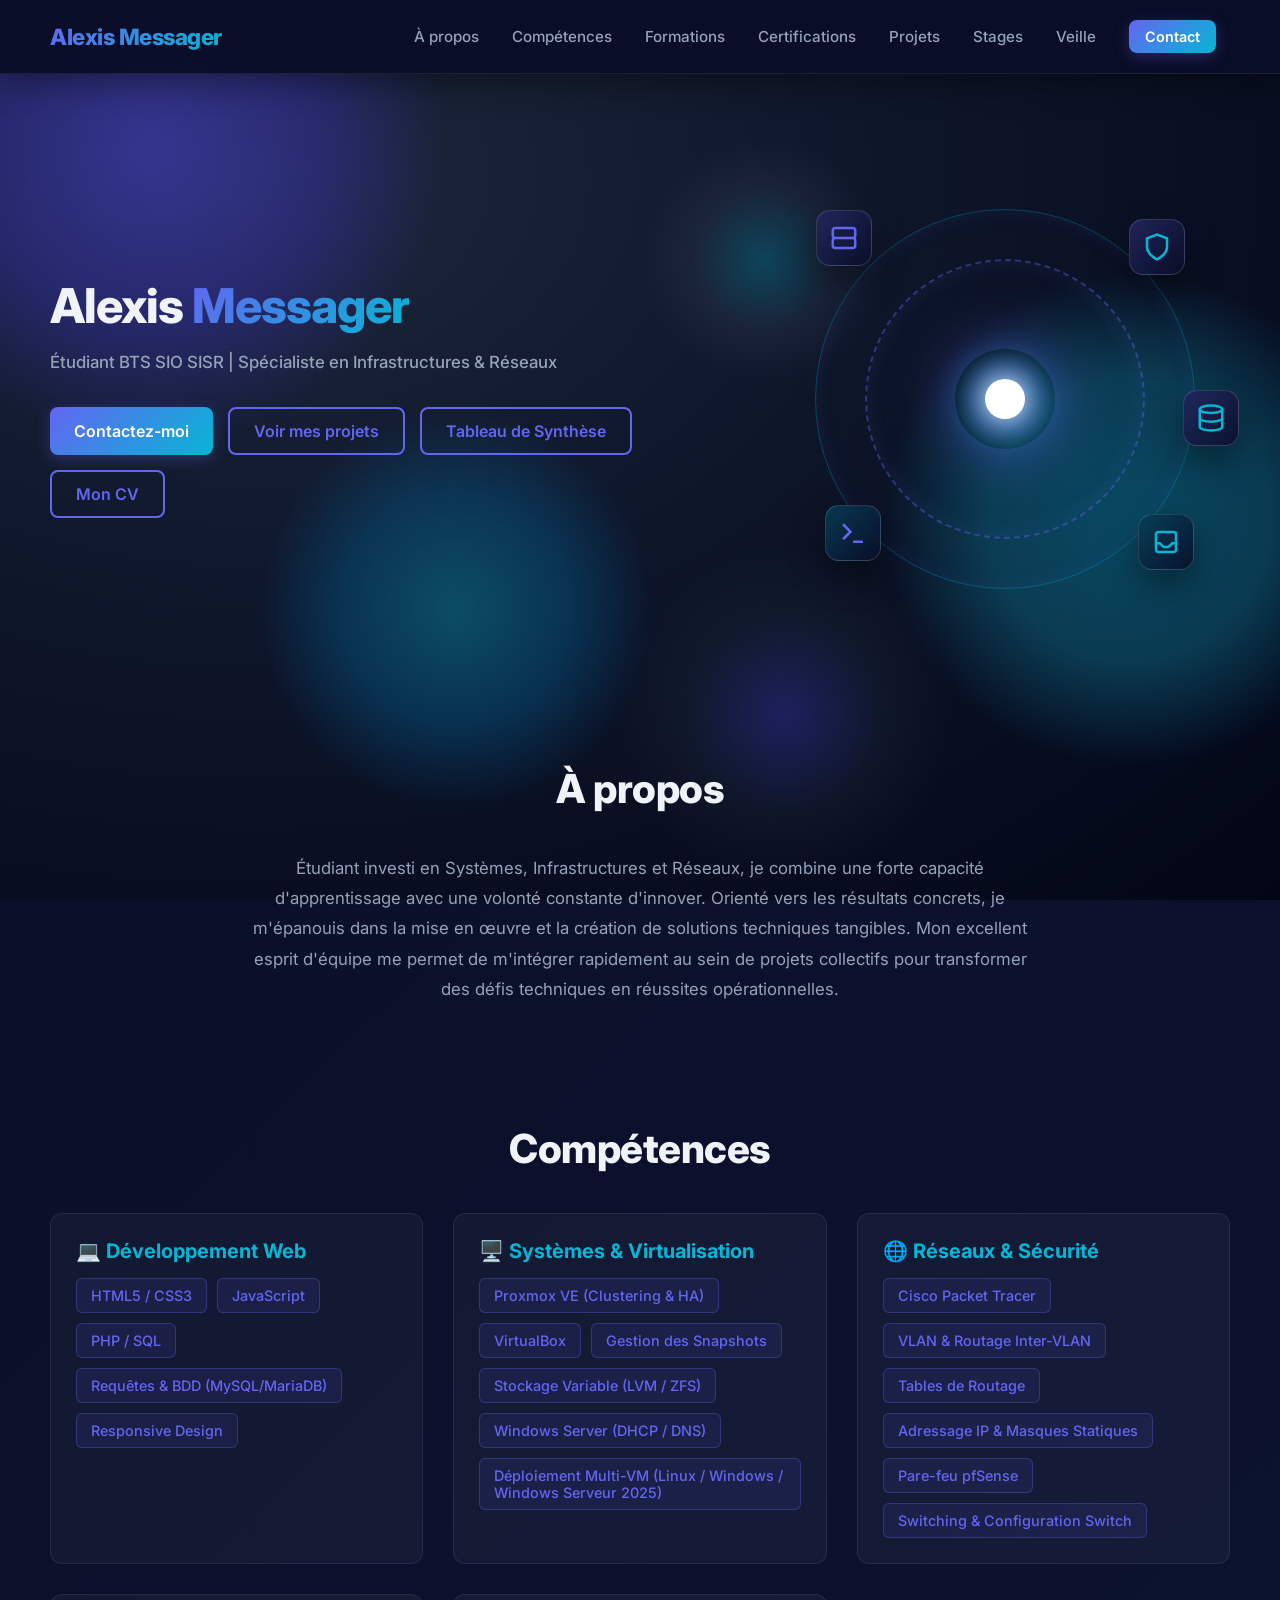
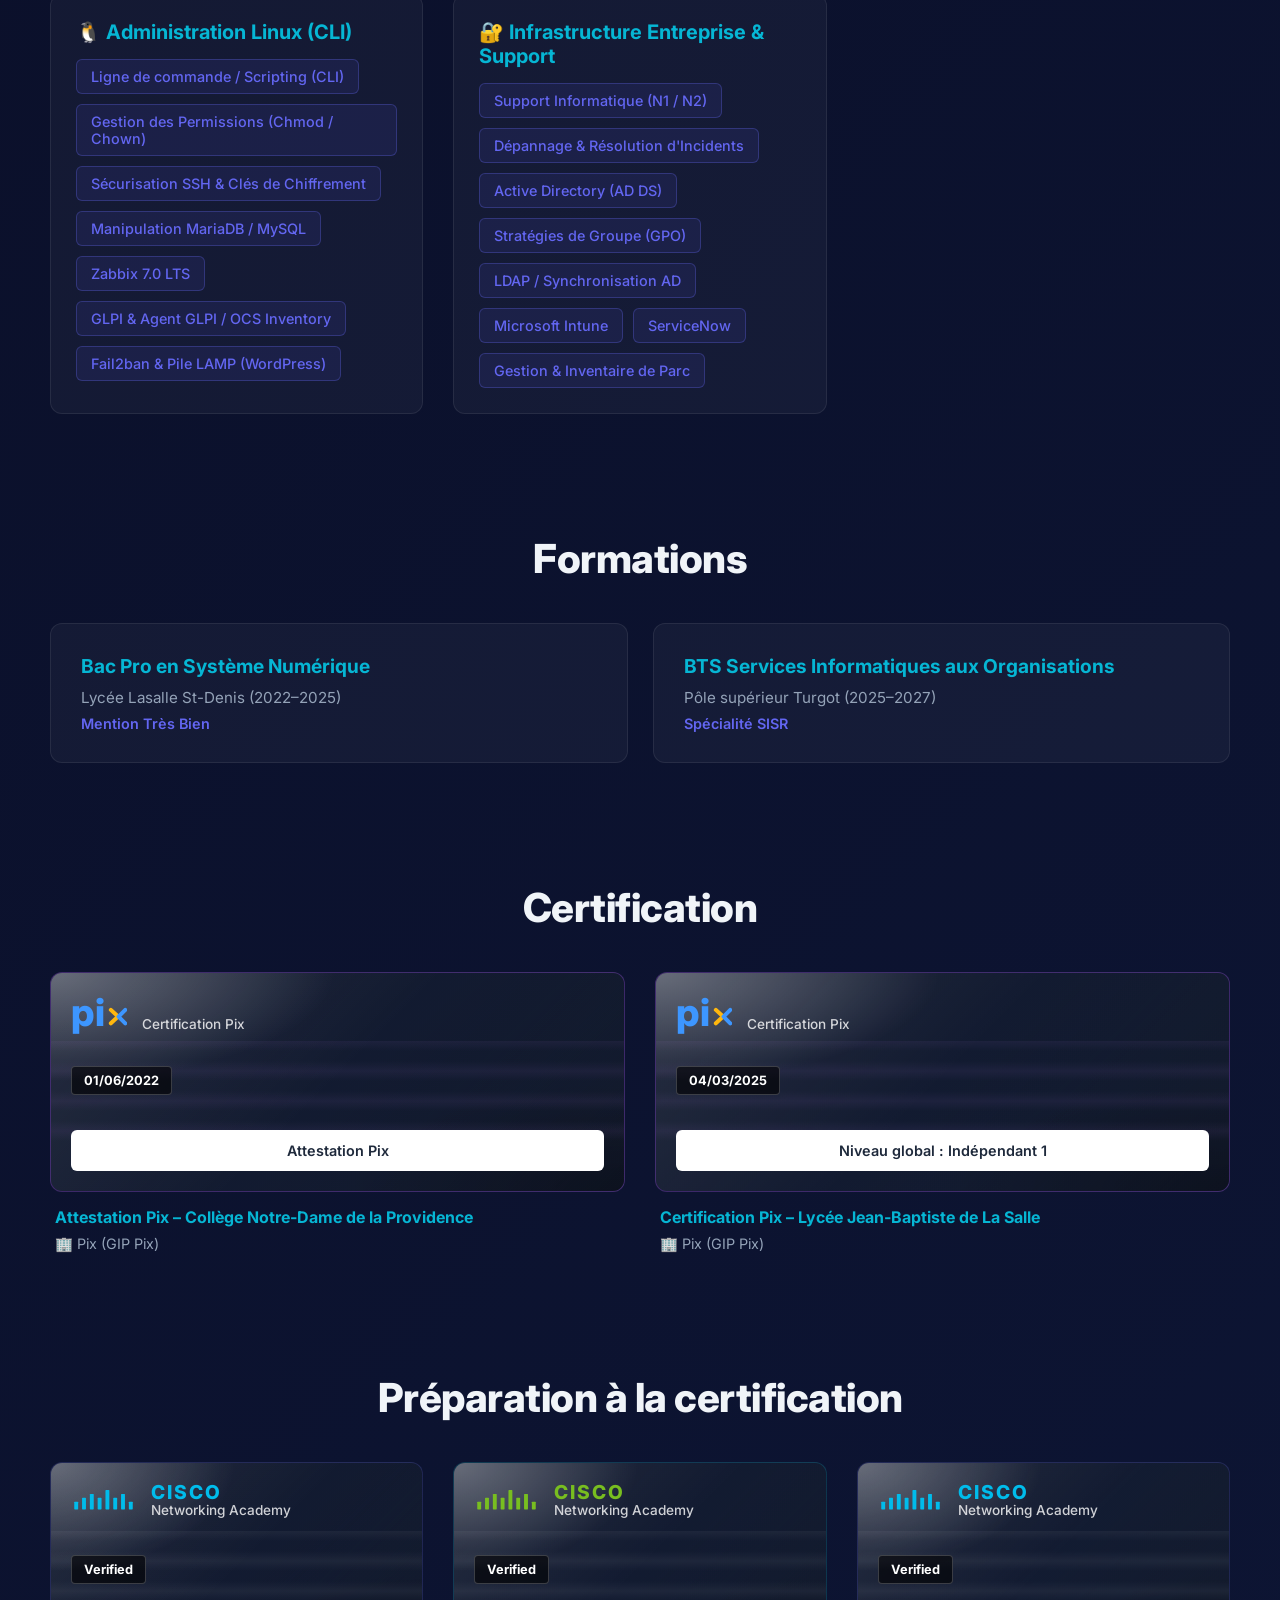
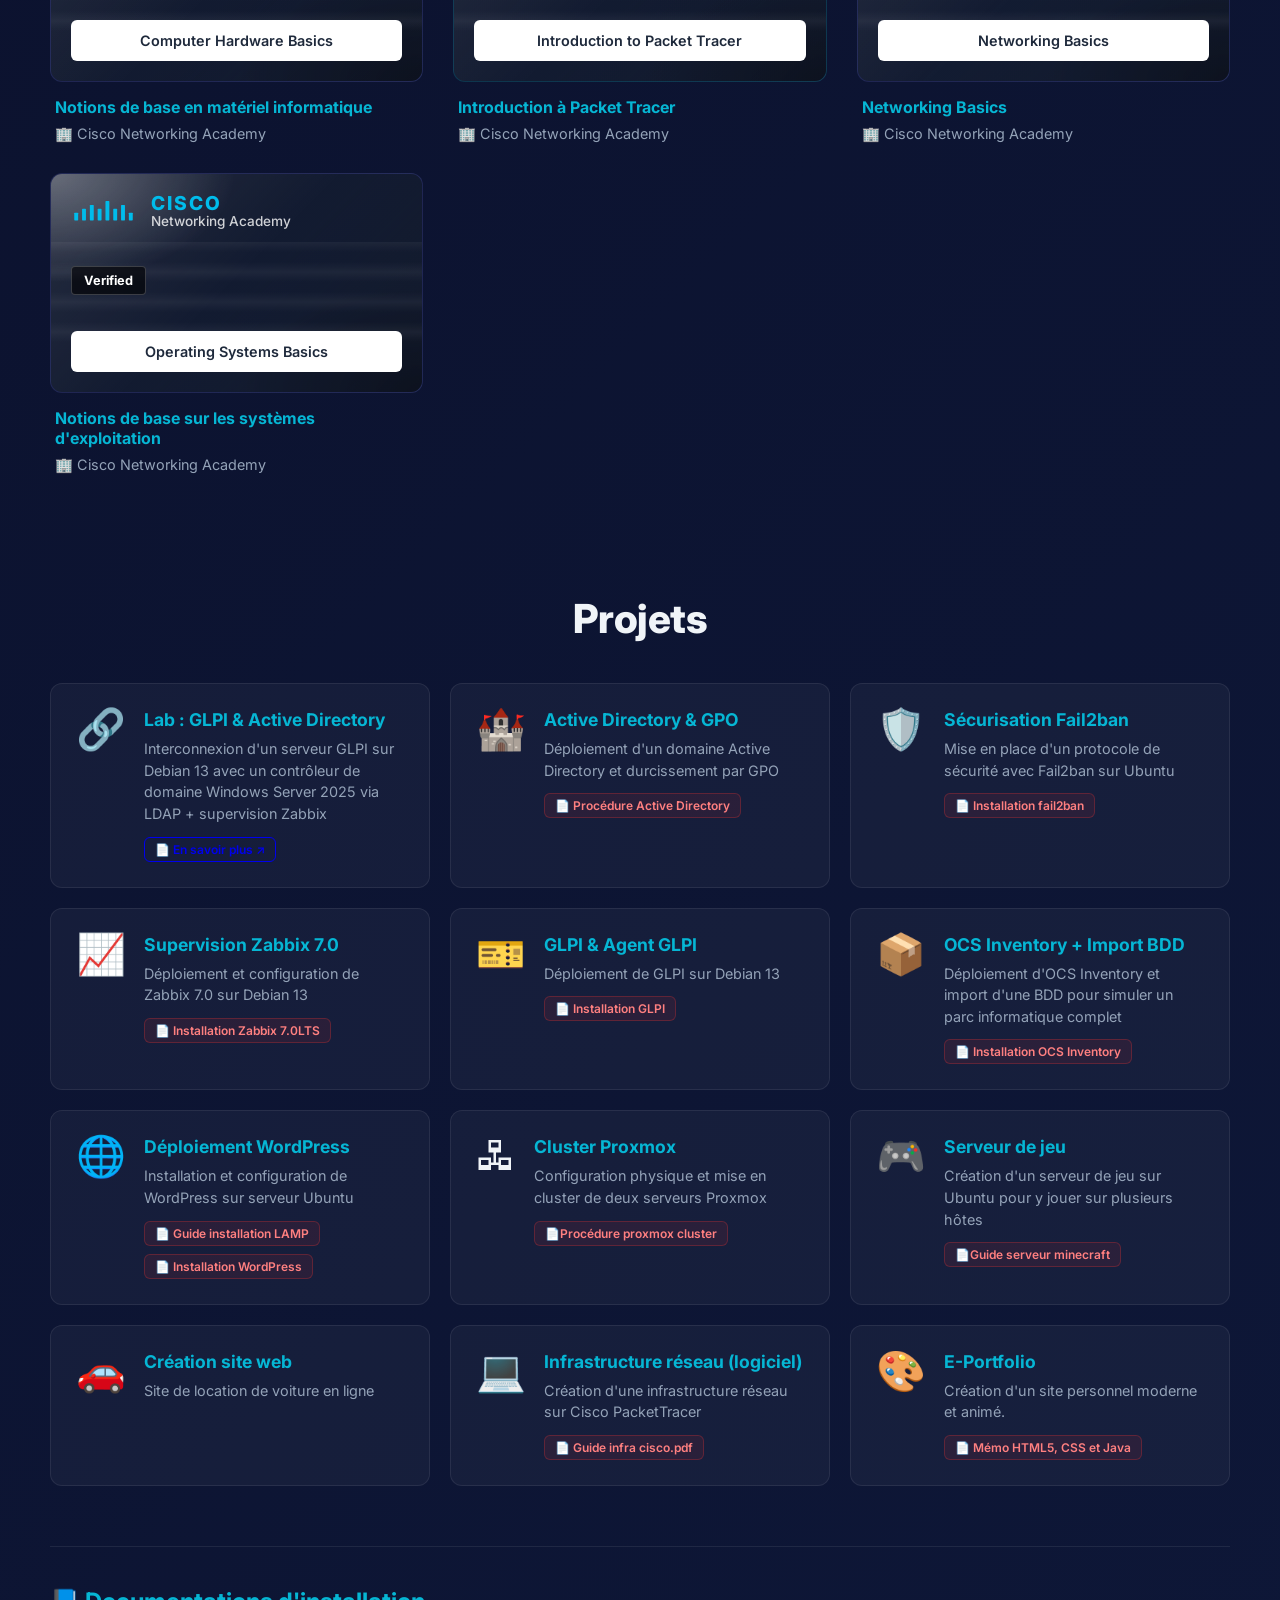
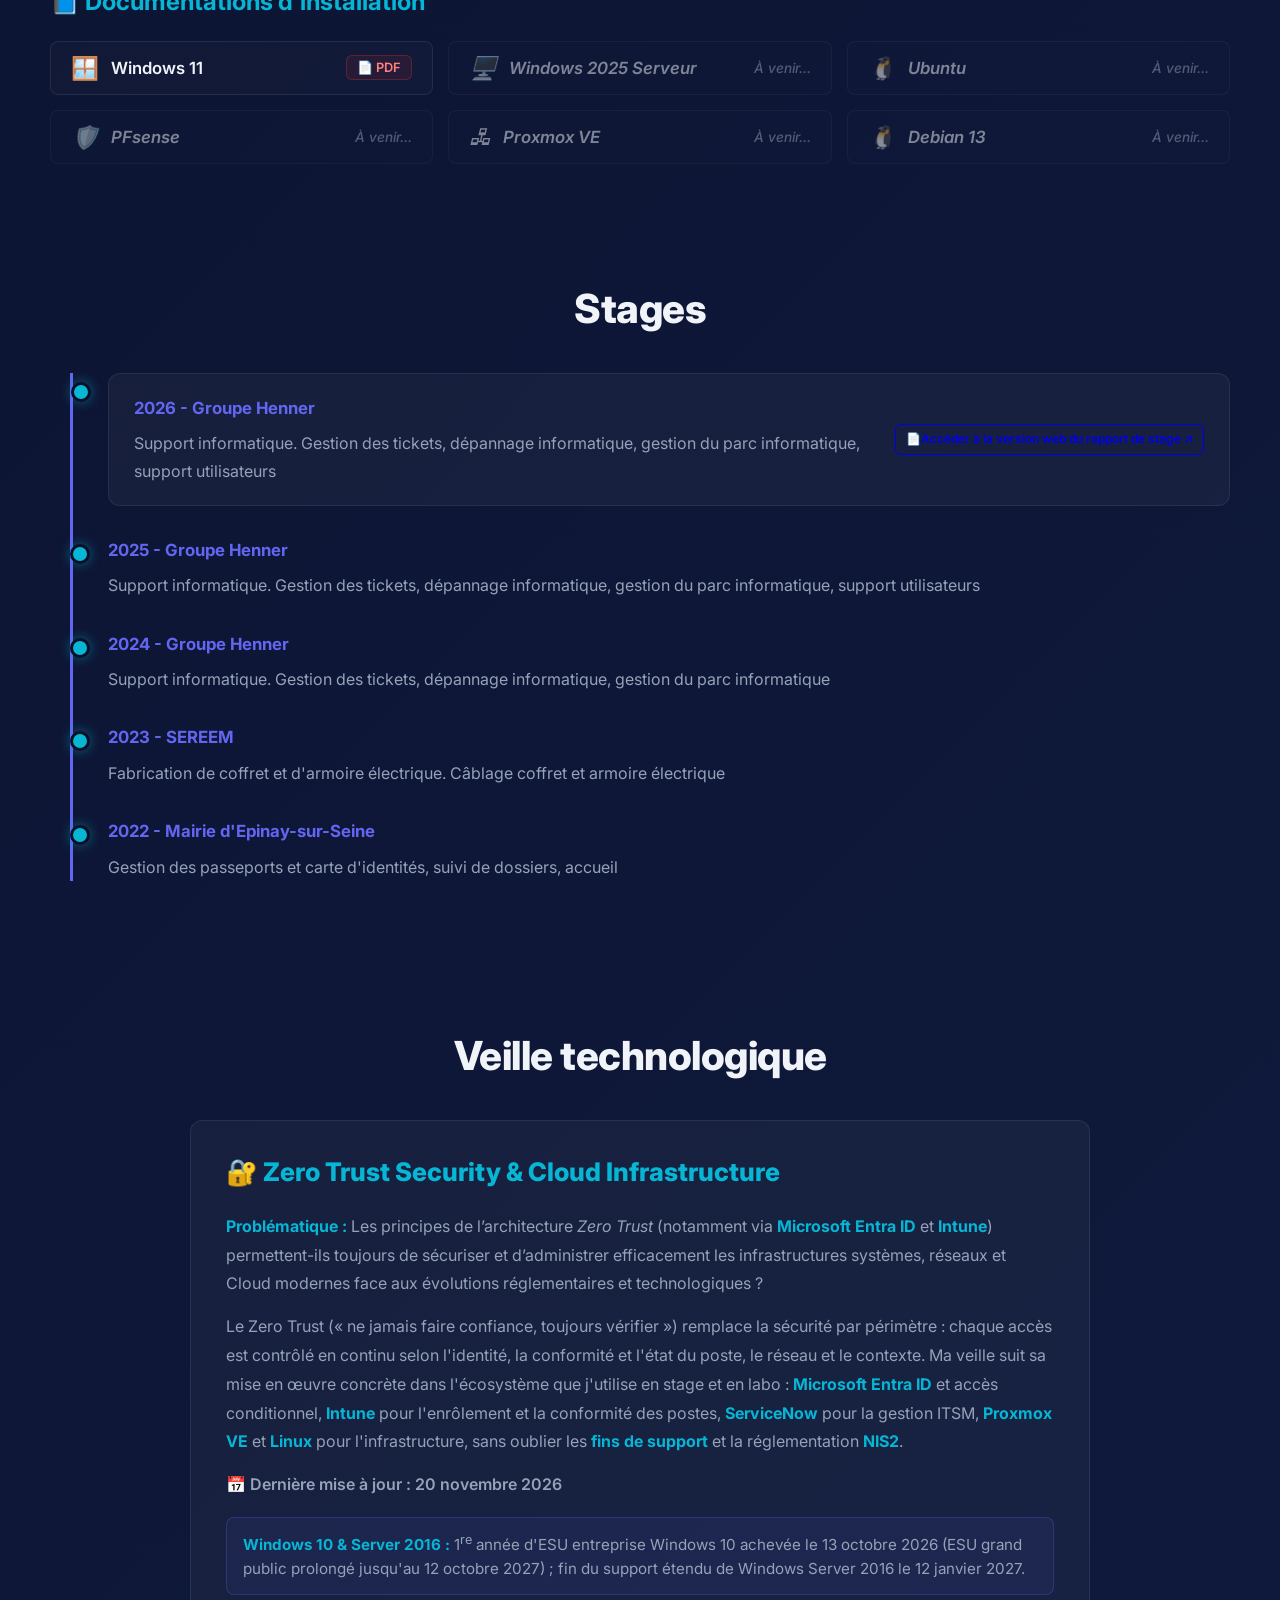
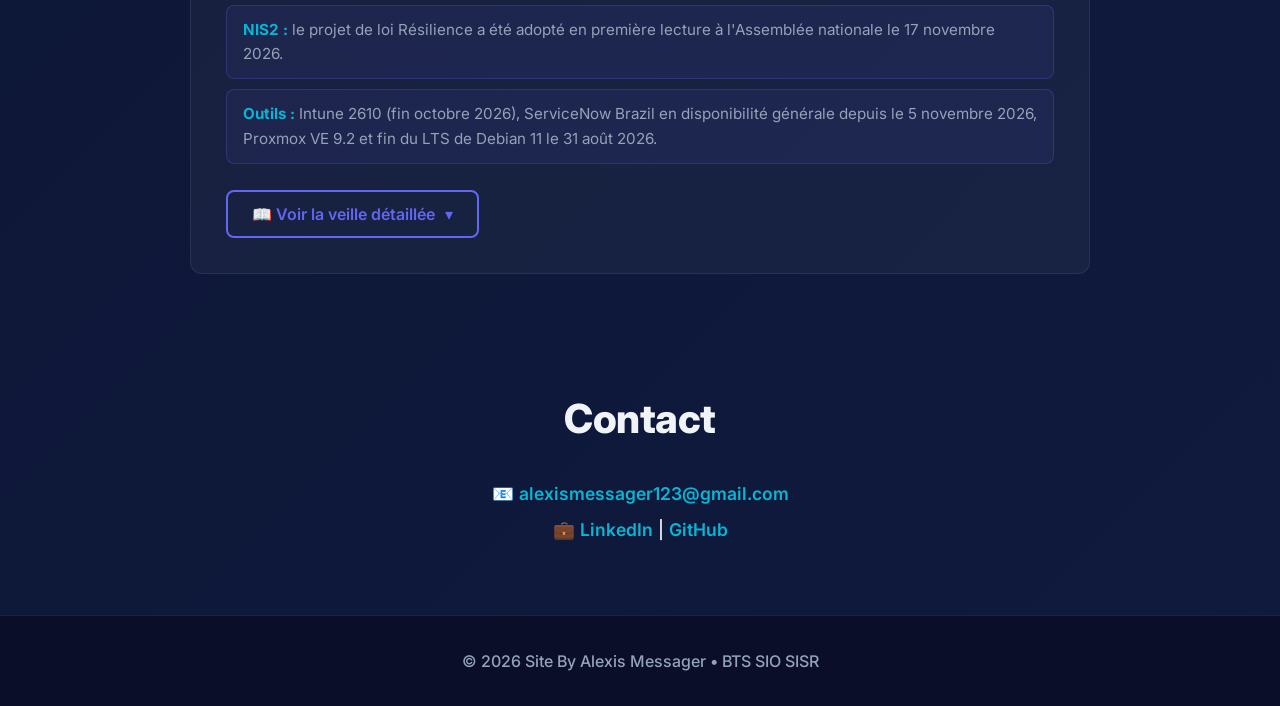
<file: index.html>
<!DOCTYPE html>
<html lang="fr">
<head>
  <meta charset="UTF-8" />
  <meta name="viewport" content="width=device-width, initial-scale=1.0" />
  <title>ePortfolio - Alexis Messager | BTS SIO SISR</title>
  <link rel="preconnect" href="https://fonts.googleapis.com" />
  <link rel="preconnect" href="https://fonts.gstatic.com" crossorigin />
  <link href="https://fonts.googleapis.com/css2?family=Inter:wght@400;500;600;700;800&display=swap" rel="stylesheet" />
  <link rel="stylesheet" href="style.css" />
  <!-- Sans JavaScript : les sections doivent rester visibles -->
  <noscript><style>.reveal { opacity: 1; transform: none; }</style></noscript>
  <script src="script.js" defer></script>
</head>
<body>
  <!-- Sprite SVG : logo Cisco défini une seule fois, réutilisé par les 4 certifications -->
  <svg class="svg-sprite" aria-hidden="true" focusable="false">
    <defs>
      <g id="cisco-bars">
        <rect x="5" y="18" width="6" height="12" rx="1"/>
        <rect x="17" y="12" width="6" height="18" rx="1"/>
        <rect x="29" y="6" width="6" height="24" rx="1"/>
        <rect x="41" y="12" width="6" height="18" rx="1"/>
        <rect x="53" y="0" width="6" height="30" rx="1"/>
        <rect x="65" y="12" width="6" height="18" rx="1"/>
        <rect x="77" y="6" width="6" height="24" rx="1"/>
        <rect x="89" y="18" width="6" height="12" rx="1"/>
      </g>
    </defs>
  </svg>

  <!-- Animated blue background -->
  <div class="bg-canvas">
    <div class="orb orb-1"></div>
    <div class="orb orb-2"></div>
    <div class="orb orb-3"></div>
    <div class="orb orb-4"></div>
    <div class="orb orb-5"></div>
  </div>

  <header>
    <div class="logo">Alexis Messager</div>
    <nav>
      <a href="#about">À propos</a>
      <a href="#competences">Compétences</a>
      <a href="#formations">Formations</a>
      <a href="#certifications">Certifications</a>
      <a href="#projets">Projets</a>
      <a href="#stages">Stages</a>
      <a href="#veille">Veille</a>
      <a href="#contact" class="btn small">Contact</a>
    </nav>
  </header>

  <section class="hero">
    <div class="hero-text">
      <h1>Alexis <span class="gradient">Messager</span></h1>
      <p class="subtitle">Étudiant BTS SIO SISR | Spécialiste en Infrastructures &amp; Réseaux</p>
      <div class="cta">
        <button type="button" class="btn" data-modal="Contact">Contactez-moi</button>
        <button type="button" class="btn outline" data-scroll="projets">Voir mes projets</button>
        <a href="tableau.pdf" target="_blank" rel="noopener" class="btn outline">Tableau de Synthèse</a>
        <a href="CV_MESSAGER_Alexis.pdf" target="_blank" rel="noopener" class="btn outline">Mon CV</a>
      </div>
    </div>
    <div class="hero-visual">
      <!-- Anneaux de données rotatifs -->
      <div class="orbital-ring ring-1"></div>
      <div class="orbital-ring ring-2"></div>

      <!-- Noyau central lumineux -->
      <div class="core-element">
        <div class="glowing-core"></div>
      </div>

      <!-- Modules / Icônes informatique flottants -->
      <div class="floating-module mod-1" title="Serveur">
        <svg viewBox="0 0 24 24" fill="none" stroke="currentColor" stroke-width="2"><path d="M5 12h14M5 12a2 2 0 01-2-2V6a2 2 0 012-2h14a2 2 0 012 2v4a2 2 0 01-2 2M5 12a2 2 0 00-2 2v4a2 2 0 002 2h14a2 2 0 002-2v-4a2 2 0 00-2-2m-2-4h.01M17 16h.01"/></svg>
      </div>
      <div class="floating-module mod-2" title="Réseau">
        <svg viewBox="0 0 24 24" fill="none" stroke="currentColor" stroke-width="2"><path d="M20 13V6a2 2 0 00-2-2H6a2 2 0 00-2 2v7m16 0v5a2 2 0 01-2 2H6a2 2 0 01-2-2v-5m16 0h-2.586a1 1 0 00-.707.293l-2.414 2.414a1 1 0 01-.707.293h-3.172a1 1 0 01-.707-.293l-2.414-2.414A1 1 0 006.586 13H4"/></svg>
      </div>
      <div class="floating-module mod-3" title="Sécurité &amp; GPO">
        <svg viewBox="0 0 24 24" fill="none" stroke="currentColor" stroke-width="2"><path d="M12 22s8-4 8-10V5l-8-3-8 3v7c0 6 8 10 8 10z"/></svg>
      </div>
      <div class="floating-module mod-4" title="Terminal &amp; Shell">
        <svg viewBox="0 0 24 24" fill="none" stroke="currentColor" stroke-width="2"><polyline points="4 17 10 11 4 5"/><line x1="12" y1="19" x2="20" y2="19"/></svg>
      </div>
      <div class="floating-module mod-5" title="Base de données &amp; Cloud">
        <svg viewBox="0 0 24 24" fill="none" stroke="currentColor" stroke-width="2"><ellipse cx="12" cy="5" rx="9" ry="3"/><path d="M21 12c0 1.66-4 3-9 3s-9-1.34-9-3"/><path d="M3 5v14c0 1.66 4 3 9 3s9-1.34 9-3V5"/></svg>
      </div>
    </div>
  </section>

  <main>
    <section id="about" class="reveal">
      <h2>À propos</h2>
      <p>
        Étudiant investi en Systèmes, Infrastructures et Réseaux, je combine une forte capacité d'apprentissage avec une volonté constante d'innover. Orienté vers les résultats concrets, je m'épanouis dans la mise en œuvre et la création de solutions techniques tangibles. Mon excellent esprit d'équipe me permet de m'intégrer rapidement au sein de projets collectifs pour transformer des défis techniques en réussites opérationnelles.
      </p>
    </section>

      <section id="competences" class="reveal">
      <h2>Compétences</h2>
      <div class="skills-grid">
        <div class="skill-category">
          <h3>💻 Développement Web</h3>
          <div class="skills-list">
            <span class="skill-tag">HTML5 / CSS3</span>
            <span class="skill-tag">JavaScript</span>
            <span class="skill-tag">PHP / SQL</span>
            <span class="skill-tag">Requêtes & BDD (MySQL/MariaDB)</span>
            <span class="skill-tag">Responsive Design</span>
          </div>
        </div>
        <div class="skill-category">
          <h3>🖥️ Systèmes & Virtualisation</h3>
          <div class="skills-list">
            <span class="skill-tag">Proxmox VE (Clustering & HA)</span>
            <span class="skill-tag">VirtualBox</span>
            <span class="skill-tag">Gestion des Snapshots</span>
            <span class="skill-tag">Stockage Variable (LVM / ZFS)</span>
            <span class="skill-tag">Windows Server (DHCP / DNS)</span>
            <span class="skill-tag">Déploiement Multi-VM (Linux / Windows / Windows Serveur 2025)</span>
          </div>
        </div>
        <div class="skill-category">
          <h3>🌐 Réseaux & Sécurité</h3>
          <div class="skills-list">
            <span class="skill-tag">Cisco Packet Tracer</span>
            <span class="skill-tag">VLAN & Routage Inter-VLAN</span>
            <span class="skill-tag">Tables de Routage</span>
            <span class="skill-tag">Adressage IP & Masques Statiques</span>
            <span class="skill-tag">Pare-feu pfSense</span>
            <span class="skill-tag">Switching & Configuration Switch</span>
          </div>
        </div>
        <div class="skill-category">
          <h3>🐧 Administration Linux (CLI)</h3>
          <div class="skills-list">
            <span class="skill-tag">Ligne de commande / Scripting (CLI)</span>
            <span class="skill-tag">Gestion des Permissions (Chmod / Chown)</span>
            <span class="skill-tag">Sécurisation SSH & Clés de Chiffrement</span>
            <span class="skill-tag">Manipulation MariaDB / MySQL</span>
            <span class="skill-tag">Zabbix 7.0 LTS</span>
            <span class="skill-tag">GLPI & Agent GLPI / OCS Inventory</span>
            <span class="skill-tag">Fail2ban & Pile LAMP (WordPress)</span>
          </div>
        </div>
        <div class="skill-category">
          <h3>🔐 Infrastructure Entreprise & Support</h3>
          <div class="skills-list">
            <span class="skill-tag">Support Informatique (N1 / N2)</span>
            <span class="skill-tag">Dépannage & Résolution d'Incidents</span>
            <span class="skill-tag">Active Directory (AD DS)</span>
            <span class="skill-tag">Stratégies de Groupe (GPO)</span>
            <span class="skill-tag">LDAP / Synchronisation AD</span>
            <span class="skill-tag">Microsoft Intune</span>
            <span class="skill-tag">ServiceNow</span>
            <span class="skill-tag">Gestion & Inventaire de Parc</span>
          </div>
        </div>
      </div>
    </section>
      </div>
    </section>

    <section id="formations" class="reveal">
      <h2>Formations</h2>
      <div class="cards">
        <div class="card">
          <h3>Bac Pro en Système Numérique</h3>
          <p class="card-date">Lycée Lasalle St-Denis (2022–2025)</p>
          <p class="card-detail">Mention Très Bien</p>
        </div>
        <div class="card">
          <h3>BTS Services Informatiques aux Organisations</h3>
          <p class="card-date">Pôle supérieur Turgot (2025–2027)</p>
          <p class="card-detail">Spécialité SISR</p>
        </div>
      </div>
    </section>

    <section id="certifications" class="reveal">
      <h2>Certification</h2>
      <div class="certifications-grid">
        <div class="certification-card">
          <div class="cert-badge pix-purple">
            <div class="cert-header">
              <span class="pix-logo" role="img" aria-label="Pix">pi<svg class="pix-x" viewBox="0 0 20 20" aria-hidden="true"><path class="pix-x-orange" d="M3 3 L10.5 10 L3 17"/><path class="pix-x-blue" d="M11 10 L18 3 M11 10 L18 17"/></svg></span>
              <div class="cert-titles">
                <span class="networking-academy">Certification Pix</span>
              </div>
            </div>
            <div class="verified-badge">01/06/2022</div>
            <div class="cert-waves pix-waves"></div>
            <div class="cert-title">Attestation Pix</div>
          </div>
          <div class="cert-info">
            <a href="certifpix1.pdf" target="_blank" rel="noopener"><h3>Attestation Pix – Collège Notre-Dame de la Providence</h3></a>
            <p class="cert-issuer">🏢 Pix (GIP Pix)</p>
          </div>
        </div>

        <div class="certification-card">
          <div class="cert-badge pix-purple">
            <div class="cert-header">
              <span class="pix-logo" role="img" aria-label="Pix">pi<svg class="pix-x" viewBox="0 0 20 20" aria-hidden="true"><path class="pix-x-orange" d="M3 3 L10.5 10 L3 17"/><path class="pix-x-blue" d="M11 10 L18 3 M11 10 L18 17"/></svg></span>
              <div class="cert-titles">
                <span class="networking-academy">Certification Pix</span>
              </div>
            </div>
            <div class="verified-badge">04/03/2025</div>
            <div class="cert-waves pix-waves"></div>
            <div class="cert-title">Niveau global : Indépendant 1</div>
          </div>
          <div class="cert-info">
            <a href="certifpix2.pdf" target="_blank" rel="noopener"><h3>Certification Pix – Lycée Jean-Baptiste de La Salle</h3></a>
            <p class="cert-issuer">🏢 Pix (GIP Pix)</p>
          </div>
        </div>
      </div>
    </section>

    <section id="preparation-certifications" class="reveal">
      <h2>Préparation à la certification</h2>
      <div class="certifications-grid">
        <div class="certification-card">
          <div class="cert-badge cisco-blue">
            <div class="cert-header">
              <svg class="cisco-svg" viewBox="0 0 100 40" fill="currentColor" aria-hidden="true"><use href="#cisco-bars" xlink:href="#cisco-bars"/></svg>
              <div class="cert-titles">
                <span class="cisco-logo-text">CISCO</span>
                <span class="networking-academy">Networking Academy</span>
              </div>
            </div>
            <div class="verified-badge">Verified</div>
            <div class="cert-waves blue-waves"></div>
            <div class="cert-title">Computer Hardware Basics</div>
          </div>
          <div class="cert-info">
            <a href="https://www.credly.com/badges/cb7bc615-512a-4272-97a5-005c4af1ce9b/public_url" target="_blank" rel="noopener"><h3>Notions de base en matériel informatique</h3></a>
            <p class="cert-issuer">🏢 Cisco Networking Academy</p>
          </div>
        </div>

        <div class="certification-card">
          <div class="cert-badge cisco-green">
            <div class="cert-header">
              <svg class="cisco-svg" viewBox="0 0 100 40" fill="currentColor" aria-hidden="true"><use href="#cisco-bars" xlink:href="#cisco-bars"/></svg>
              <div class="cert-titles">
                <span class="cisco-logo-text">CISCO</span>
                <span class="networking-academy">Networking Academy</span>
              </div>
            </div>
            <div class="verified-badge">Verified</div>
            <div class="cert-waves green-waves"></div>
            <div class="cert-title">Introduction to Packet Tracer</div>
          </div>
          <div class="cert-info">
            <a href="https://www.credly.com/badges/60abd931-b20b-4126-98ea-74a25fc81924/public_url" target="_blank" rel="noopener"><h3>Introduction à Packet Tracer</h3></a>
            <p class="cert-issuer">🏢 Cisco Networking Academy</p>
          </div>
        </div>

        <div class="certification-card">
          <div class="cert-badge cisco-blue">
            <div class="cert-header">
              <svg class="cisco-svg" viewBox="0 0 100 40" fill="currentColor" aria-hidden="true"><use href="#cisco-bars" xlink:href="#cisco-bars"/></svg>
              <div class="cert-titles">
                <span class="cisco-logo-text">CISCO</span>
                <span class="networking-academy">Networking Academy</span>
              </div>
            </div>
            <div class="verified-badge">Verified</div>
            <div class="cert-waves blue-waves"></div>
            <div class="cert-title">Networking Basics</div>
          </div>
          <div class="cert-info">
            <a href="https://www.credly.com/badges/b9cbf13e-a9bc-4567-839e-75670ef25b5b/public_url" target="_blank" rel="noopener"><h3>Networking Basics</h3></a>
            <p class="cert-issuer">🏢 Cisco Networking Academy</p>
          </div>
        </div>

        <div class="certification-card">
          <div class="cert-badge cisco-blue">
            <div class="cert-header">
              <svg class="cisco-svg" viewBox="0 0 100 40" fill="currentColor" aria-hidden="true"><use href="#cisco-bars" xlink:href="#cisco-bars"/></svg>
              <div class="cert-titles">
                <span class="cisco-logo-text">CISCO</span>
                <span class="networking-academy">Networking Academy</span>
              </div>
            </div>
            <div class="verified-badge">Verified</div>
            <div class="cert-waves blue-waves"></div>
            <div class="cert-title">Operating Systems Basics</div>
          </div>
          <div class="cert-info">
            <a href="https://www.credly.com/badges/120495bf-d6ab-49b7-ab44-d18e151e4d86/public_url" target="_blank" rel="noopener"><h3>Notions de base sur les systèmes d'exploitation</h3></a>
            <p class="cert-issuer">🏢 Cisco Networking Academy</p>
          </div>
        </div>
      </div>
    </section>

    <section id="projets" class="reveal">
      <h2>Projets</h2>
      <div class="projects">
        <!-- Lab : Intégration GLPI & Active Directory -->
        <div class="project" onclick="openModal('Lab GLPI & Active Directory')">
          <div class="thumb">🔗</div>
          <div class="info">
            <h3>Lab : GLPI & Active Directory</h3>
            <p>Interconnexion d'un serveur GLPI sur Debian 13 avec un contrôleur de domaine Windows Server 2025 via LDAP + supervision Zabbix</p>
            <div class="project-docs">
            <a href="lab.html" target="_blank" class="doc-link html-report" onclick="event.stopPropagation()">📄 En savoir plus ↗</a>
            </div>
          </div>
        </div>
        
        <!-- 1. Active Directory & GPO -->
        <div class="project" data-modal="Active Directory &amp; GPO">
          <div class="thumb">🏰</div>
          <div class="info">
            <h3>Active Directory &amp; GPO</h3>
            <p>Déploiement d'un domaine Active Directory et durcissement par GPO</p>
            <div class="project-docs">
              <a href="Procédure_AD.pdf" target="_blank" rel="noopener" class="doc-link pdf">📄 Procédure Active Directory</a>
            </div>
          </div>
        </div>

        <!-- 2. Fail2ban -->
        <div class="project" data-modal="Fail2ban">
          <div class="thumb">🛡️</div>
          <div class="info">
            <h3>Sécurisation Fail2ban</h3>
            <p>Mise en place d'un protocole de sécurité avec Fail2ban sur Ubuntu</p>
            <div class="project-docs">
              <a href="installation_fail2ban.pdf" target="_blank" rel="noopener" class="doc-link pdf">📄 Installation fail2ban</a>
            </div>
          </div>
        </div>
         <!-- Zabbix 7.0 -->
<div class="project" data-modal="Zabbix 7.0">
  <div class="thumb">📈</div>
  <div class="info">
    <h3>Supervision Zabbix 7.0</h3>
    <p>Déploiement et configuration de Zabbix 7.0 sur Debian 13</p>
    <div class="project-docs">
      <a href="Guide d'installation Zabbix 7.0.pdf" target="_blank" rel="noopener" class="doc-link pdf">📄 Installation Zabbix 7.0LTS</a>
    </div>
  </div>
</div>

        <!-- 3. GLPI & Agent GLPI -->
        <div class="project" data-modal="GLPI">
          <div class="thumb">🎫</div>
          <div class="info">
            <h3>GLPI &amp; Agent GLPI</h3>
            <p>Déploiement de GLPI sur Debian 13</p>
            <div class="project-docs">
              <a href="Guide d'installation GLPI 12.pdf" target="_blank" rel="noopener" class="doc-link pdf">📄 Installation GLPI</a>
            </div>
          </div>
        </div>

        <!-- 4. OCS Inventory + Import BDD -->
        <div class="project" data-modal="OCS Inventory">
          <div class="thumb">📦</div>
          <div class="info">
            <h3>OCS Inventory + Import BDD</h3>
            <p>Déploiement d'OCS Inventory et import d'une BDD pour simuler un parc informatique complet</p>
            <div class="project-docs">
              <a href="installation_OCS.pdf" target="_blank" rel="noopener" class="doc-link pdf">📄 Installation OCS Inventory</a>
            </div>
          </div>
        </div>

        <!-- 5. Déploiement WordPress -->
        <div class="project" data-modal="WordPress Ubuntu">
          <div class="thumb">🌐</div>
          <div class="info">
            <h3>Déploiement WordPress</h3>
            <p>Installation et configuration de WordPress sur serveur Ubuntu</p>
            <div class="project-docs">
              <a href="Guide_pile_LAMP.pdf" target="_blank" rel="noopener" class="doc-link pdf">📄 Guide installation LAMP</a>
              <a href="guide_installation_wordpress.pdf" target="_blank" rel="noopener" class="doc-link pdf">📄 Installation WordPress</a>
            </div>
          </div>
        </div>

        <!-- 6. Cluster Proxmox -->
        <div class="project" data-modal="Proxmox">
          <div class="thumb">🖧</div>
          <div class="info">
            <h3>Cluster Proxmox</h3>
            <p>Configuration physique et mise en cluster de deux serveurs Proxmox</p>
            <div class="project-docs">
              <a href="procédure_proxmox_cluster.pdf" target="_blank" rel="noopener" class="doc-link pdf">📄Procédure proxmox cluster</a>
            </div>
          </div>
        </div>

        <!-- 7. Serveur de jeu -->
        <div class="project" data-modal="Serveur de jeu">
          <div class="thumb">🎮</div>
          <div class="info">
            <h3>Serveur de jeu</h3>
            <p>Création d'un serveur de jeu sur Ubuntu pour y jouer sur plusieurs hôtes</p>
            <div class="project-docs">
              <a href="serveur_minecraft.pdf" target="_blank" rel="noopener" class="doc-link pdf">📄Guide serveur minecraft</a>
            </div>
          </div>
        </div>

        <!-- 8. Création site web -->
        <div class="project" data-modal="Site de location">
          <div class="thumb">🚗</div>
          <div class="info">
            <h3>Création site web</h3>
            <p>Site de location de voiture en ligne</p>
          </div>
        </div>

        <!-- 9. Infrastructure réseau -->
        <div class="project" data-modal="Infrastructure réseau">
          <div class="thumb">💻</div>
          <div class="info">
            <h3>Infrastructure réseau (logiciel)</h3>
            <p>Création d'une infrastructure réseau sur Cisco PacketTracer</p>
            <div class="project-docs">
              <a href="documentation_infra_cisco.pdf" target="_blank" rel="noopener" class="doc-link pdf">📄 Guide infra cisco.pdf</a>
            </div>
          </div>
        </div>

        <!-- 10. Portfolio (E-portfolio) en dernier -->
        <div class="project" data-modal="Portfolio">
          <div class="thumb">🎨</div>
          <div class="info">
            <h3>E-Portfolio</h3>
            <p>Création d'un site personnel moderne et animé.</p>
            <div class="project-docs">
              <a href="memo_HTML5_CSS_Java.pdf" target="_blank" rel="noopener" class="doc-link pdf">📄 Mémo HTML5, CSS et Java</a>
            </div>
          </div>
        </div>
      </div>

      <!-- Sous-catégorie : Documentations d'installation -->
      <div class="sub-category">
        <h3 class="sub-title">📘 Documentations d'installation</h3>
        <div class="doc-grid">

          <!-- Doc Windows 11 (Disponible) -->
          <a href="configwindows11.pdf" target="_blank" rel="noopener" class="doc-item">
            <div class="doc-details">
              <span class="thumb-mini">🪟</span>
              <h4>Windows 11</h4>
            </div>
            <span class="doc-link pdf">📄 PDF</span>
          </a>

          <!-- Doc Windows 2025 Serveur -->
          <div class="doc-item unavailable">
            <div class="doc-details">
              <span class="thumb-mini">🖥️</span>
              <h4>Windows 2025 Serveur</h4>
            </div>
            <span class="doc-status">À venir...</span>
          </div>

          <!-- Doc Ubuntu -->
          <div class="doc-item unavailable">
            <div class="doc-details">
              <span class="thumb-mini">🐧</span>
              <h4>Ubuntu</h4>
            </div>
            <span class="doc-status">À venir...</span>
          </div>

          <!-- Doc PFsense -->
          <div class="doc-item unavailable">
            <div class="doc-details">
              <span class="thumb-mini">🛡️</span>
              <h4>PFsense</h4>
            </div>
            <span class="doc-status">À venir...</span>
          </div>

          <!-- Doc Proxmox -->
          <div class="doc-item unavailable">
            <div class="doc-details">
              <span class="thumb-mini">🖧</span>
              <h4>Proxmox VE</h4>
            </div>
            <span class="doc-status">À venir...</span>
          </div>

          <!-- Doc Debian 13 -->
          <div class="doc-item unavailable">
            <div class="doc-details">
              <span class="thumb-mini">🐧</span>
              <h4>Debian 13</h4>
            </div>
            <span class="doc-status">À venir...</span>
          </div>

        </div>
      </div>
    </section>

    <section id="stages" class="reveal">
      <h2>Stages</h2>
      <ul class="timeline">
        <li class="stage-item">
          <div class="stage-content">
            <span>2026 - Groupe Henner</span>
            Support informatique. Gestion des tickets, dépannage informatique, gestion du parc informatique, support utilisateurs
          </div>
          <a href="rapport_stage_henner.html" target="_blank" rel="noopener" class="doc-link html-report">📄Accéder à la version web du rapport de stage ↗</a>
        </li>
        <li>
          <span>2025 - Groupe Henner</span>
          Support informatique. Gestion des tickets, dépannage informatique, gestion du parc informatique, support utilisateurs
        </li>
        <li>
          <span>2024 - Groupe Henner</span>
          Support informatique. Gestion des tickets, dépannage informatique, gestion du parc informatique
        </li>
        <li>
          <span>2023 - SEREEM</span>
          Fabrication de coffret et d'armoire électrique. Câblage coffret et armoire électrique
        </li>
        <li>
          <span>2022 - Mairie d'Epinay-sur-Seine</span>
          Gestion des passeports et carte d'identités, suivi de dossiers, accueil
        </li>
      </ul>
    </section>

    <section id="veille" class="reveal">
      <h2>Veille technologique</h2>
      <div class="veille-container">
        <div class="veille-card">
          <h3>🔐 Zero Trust Security & Cloud Infrastructure</h3>

         <!-- ===== RÉSUMÉ (toujours visible) ===== -->
          <div class="veille-summary">
            <p class="veille-problematique">
              <strong>Problématique :</strong> Les principes de l’architecture <em>Zero Trust</em> (notamment via <strong>Microsoft Entra ID</strong> et <strong>Intune</strong>) permettent-ils toujours de sécuriser et d’administrer efficacement les infrastructures systèmes, réseaux et Cloud modernes face aux évolutions réglementaires et technologiques ?
            </p>
            <p>Le Zero Trust (« ne jamais faire confiance, toujours vérifier ») remplace la sécurité par périmètre : chaque accès est contrôlé en continu selon l'identité, la conformité et l'état du poste, le réseau et le contexte. Ma veille suit sa mise en œuvre concrète dans l'écosystème que j'utilise en stage et en labo : <strong>Microsoft Entra ID</strong> et accès conditionnel, <strong>Intune</strong> pour l'enrôlement et la conformité des postes, <strong>ServiceNow</strong> pour la gestion ITSM, <strong>Proxmox VE</strong> et <strong>Linux</strong> pour l'infrastructure, sans oublier les <strong>fins de support</strong> et la réglementation <strong>NIS2</strong>.</p>
            <p class="veille-updated">📅 Dernière mise à jour : <time datetime="2026-11-20">20 novembre 2026</time></p>
            <ul class="veille-highlights">
              <li><strong>Windows 10 &amp; Server 2016 :</strong> 1<sup>re</sup> année d'ESU entreprise Windows 10 achevée le 13 octobre 2026 (ESU grand public prolongé jusqu'au 12 octobre 2027) ; fin du support étendu de Windows Server 2016 le 12 janvier 2027.</li>
              <li><strong>NIS2 :</strong> le projet de loi Résilience a été adopté en première lecture à l'Assemblée nationale le 17 novembre 2026.</li>
              <li><strong>Outils :</strong> Intune 2610 (fin octobre 2026), ServiceNow Brazil en disponibilité générale depuis le 5 novembre 2026, Proxmox VE 9.2 et fin du LTS de Debian 11 le 31 août 2026.</li>
            </ul>
          </div>

          <!-- ===== VOLET DÉROULANT (veille complète) ===== -->
          <details class="veille-details">
            <summary>
              <span class="label-closed">📖 Voir la veille détaillée</span>
              <span class="label-open">📖 Masquer la veille détaillée</span>
            </summary>

            <div class="veille-content">
              <p class="veille-note">Informations vérifiées le 20 novembre 2026 auprès des sources listées en bas de section. Les calendriers éditeurs, cycles de versions et textes législatifs évoluent régulièrement.</p>

              <h4>📌 Contexte & Enjeux</h4>
              <p>L'architecture Zero Trust (« Ne jamais faire confiance, toujours vérifier ») fait évoluer la sécurité du système d'information. En dépassant la logique d'un périmètre interne présumé sûr, elle impose une vérification continue des identités, des terminaux, des flux réseau et des droits d'accès, adaptée aux environnements hybrides, au cloud et au télétravail.</p>
              <ul>
                <li><strong>Principes fondateurs :</strong> vérifier explicitement chaque demande d'accès (authentification forte, conformité du terminal, contexte), appliquer le principe du moindre privilège (accès juste-à-temps et juste-assez) et supposer qu'une compromission peut déjà exister.</li>
                <li><strong>Cinq piliers (NIST SP 800-207, modèle de maturité CISA) :</strong> identités, terminaux/appareils, réseaux, applications & charges de travail, données.</li>
                <li><strong>Évolution en 2026 :</strong> l'identité et la posture du poste deviennent des points de contrôle centraux, le Zero Trust s'adapte aux environnements industriels (OT) et s'étend aux interactions automatisées / agents IA avec gouvernance des accès.</li>
              </ul>

              <h4>⚙️ Méthodologie & Supports de veille</h4>
              <ul>
                <li><strong>Collecte automatisée (Push) :</strong> Flux RSS centralisés (IT-Connect, ZDNet, blogs sécurité/éditeurs) et alertes ciblées sur les mots-clés <code>Zero Trust</code>, <code>Microsoft Entra ID</code>, <code>Intune</code>, <code>NIS2</code>.</li>
                <li><strong>Recherche active (Pull) :</strong> Consultation régulière des notes de version officielles (Microsoft Learn, ServiceNow Community, Proxmox, Debian) et des publications institutionnelles (ANSSI / CERT-FR, CISA).</li>
              </ul>
              <div class="veille-table-wrap">
                <table class="veille-table">
                  <thead>
                    <tr><th>Support</th><th>Type</th><th>Rythme</th><th>Ce que j'y cherche</th></tr>
                  </thead>
                  <tbody>
                    <tr><td>Flux RSS (IT-Connect, ZDNet, blogs sécurité)</td><td>Flux RSS (push)</td><td>Quotidien / hebdomadaire</td><td>Actualités cybersécurité, systèmes et écosystème Microsoft</td></tr>
                    <tr><td>Alertes / Veille thématique</td><td>Alertes (push)</td><td>Au fil de l'eau</td><td>Zero Trust, Entra ID, conformité Intune, évolutions réglementaires</td></tr>
                    <tr><td>Microsoft Learn — « What's new in Intune »</td><td>Documentation officielle (pull)</td><td>Hebdomadaire / par release</td><td>Nouvelles fonctions, versions de service (2609, 2610…)</td></tr>
                    <tr><td>Microsoft Tech Community & Entra.News</td><td>Annonces éditeur / veille</td><td>Hebdomadaire</td><td>Évolutions Entra ID, accès conditionnel, SSPR, calendriers</td></tr>
                    <tr><td>ServiceNow Community & Release Notes</td><td>Documentation officielle (pull)</td><td>À chaque release</td><td>Calendrier des versions (Australia, Brazil…), patchs, dépréciations</td></tr>
                    <tr><td>Debian, Ubuntu, Proxmox (annonces & release notes)</td><td>Annonces projet (pull)</td><td>À chaque publication</td><td>Versions mineures/LTS, fonctions SDN/HA, fins de support</td></tr>
                    <tr><td>ANSSI / CERT-FR & Assemblée nationale</td><td>Sources officielles (pull)</td><td>Hebdomadaire / au fil des textes</td><td>Bulletins de sécurité, transposition NIS2 (loi Résilience), ReCyF</td></tr>
                    <tr><td>CISA — « Journey to Zero Trust »</td><td>Guides officiels (pull)</td><td>À chaque publication</td><td>Architecture Zero Trust, TIC 3.0, déclinaison OT</td></tr>
                  </tbody>
                </table>
              </div>

              <h4>📰 Fil d'actualités & Évolution de la thématique</h4>
              <p>Classées par domaine, de la plus récente à la plus ancienne.</p>

              <details class="veille-sub" open>
                <summary>🔑 Identité & accès — Microsoft Entra ID</summary>
                <ul>
                  <li><strong>9 novembre 2026 :</strong> durcissement du libre-service de réinitialisation de mot de passe (SSPR) dans Entra ID : seules les méthodes d'authentification explicitement enregistrées sont acceptées (les numéros ou adresses présents uniquement comme attributs d'annuaire sans enregistrement formel ne suffisent plus).</li>
                  <li><strong>1<sup>er</sup> octobre 2026 :</strong> retrait des anciennes stratégies héritées <em>ID Protection</em> (passage en lecture seule / fin de support), nécessitant de recréer les règles de risque utilisateur et de connexion dans l'Accès conditionnel (avec validation en mode rapport avant activation et exclusion des comptes d'urgence / <em>break-glass</em>).</li>
                  <li><strong>Septembre 2026 :</strong> début du retrait progressif des <em>Custom controls</em> de l'accès conditionnel au profit d'<em>External MFA</em> (retrait complet prévu en mai 2027).</li>
                  <li><strong>Été 2026 (à partir de mi-juillet 2026) :</strong> application cohérente des stratégies d'Accès conditionnel lors de l'enregistrement des informations de sécurité, incluant le provisionnement <em>Windows Hello for Business</em> et l'enregistrement <em>macOS Platform SSO</em>.</li>
                  <li><strong>Depuis octobre 2024 :</strong> MFA obligatoire sur les portails d'administration Microsoft (Azure, Entra, Intune) dans le cadre de la <em>Secure Future Initiative</em>.</li>
                </ul>
              </details>

              <details class="veille-sub" open>
                <summary>💻 Postes, Windows & Intune</summary>
                <ul>
                  <li><strong>Fin octobre 2026 — Intune 2610 :</strong> nouvelle version de service Intune (semaine du 26 octobre 2026), avec notamment l'ajout d'applications protégées supplémentaires pour la gestion applicative.</li>
                  <li><strong>13 octobre 2026 :</strong> fin de la première année du programme ESU (<em>Extended Security Updates</em>) entreprise pour Windows 10 ; la deuxième année court jusqu'au 12 octobre 2027 et la troisième jusqu'au 10 octobre 2028.</li>
                  <li><strong>Septembre 2026 — Intune 2609 & déploiements par anneaux :</strong> évolution de l'expérience de gestion des appareils, paramètres liés aux évolutions Windows, déploiements progressifs par anneaux (<em>Deployments</em> en aperçu public) et renforcement des contrôles liés aux agents / flux IA.</li>
                  <li><strong>25 juin 2026 :</strong> prolongation d'un an du programme ESU grand public pour Windows 10 (version 22H2), désormais valable jusqu'au 12 octobre 2027.</li>
                  <li><strong>À surveiller côté messagerie :</strong> arrêt définitif d'<em>Exchange Web Services (EWS)</em> dans Exchange Online prévu le 1<sup>er</sup> avril 2027, poussant à vérifier les applications legacy qui s'appuient encore sur EWS.</li>
                  <li><strong>14 octobre 2025 :</strong> fin du support standard de Windows 10.</li>
                </ul>
              </details>

              <details class="veille-sub" open>
                <summary>🎫 ServiceNow</summary>
                <ul>
                  <li><strong>5 novembre 2026 :</strong> disponibilité générale (GA) de la release <strong>Brazil</strong> (après l'accès anticipé du 24 septembre 2026), marquant la nouvelle cadence de versions et l'intégration renforcée d'assistants / agents d'automatisation et de gouvernance (notamment avec des montées en version de production fréquentes en décembre).</li>
                  <li><strong>Mai 2026 :</strong> disponibilité générale de la release <strong>Australia</strong> (accès anticipé en mars 2026), inaugurant la nomenclature par noms de pays après <em>Zurich</em> (fin du cycle alphabétique de villes).</li>
                  <li><strong>À venir :</strong> la release suivante, <strong>Canada</strong>, est annoncée pour 2027.</li>
                </ul>
              </details>

              <details class="veille-sub" open>
                <summary>🖧 Virtualisation — Proxmox VE</summary>
                <ul>
                  <li><strong>21 mai 2026 — Proxmox VE 9.2 :</strong> équilibreur de charge dynamique (répartition / migration des charges gérées en haute disponibilité), commandes pour armer ou désarmer la HA du cluster lors des maintenances, support natif de <em>WireGuard</em> et <em>BGP</em> dans le SDN (avec <em>route maps</em> et <em>prefix lists</em>), gestion des modèles CPU personnalisés et prise en charge de <em>Ceph Tentacle 20.2</em>. Socle basé sur Debian 13.5, noyau Linux 7.0, QEMU 11.0, LXC 7.0 et ZFS 2.4.</li>
                  <li><strong>19 novembre 2025 — Proxmox VE 9.1 :</strong> création de conteneurs LXC depuis des images OCI, état TPM au format qcow2, virtualisation imbriquée, Intel TDX et actions groupées au niveau du datacenter (noyau 6.17).</li>
                  <li><strong>Août 2025 — Proxmox VE 9.0 :</strong> passage sur base Debian 13, snapshots en chaîne sur certains stockages blocs, règles d'affinité HA, SDN fabrics et extension RAIDZ avec ZFS 2.3.</li>
                </ul>
              </details>

              <details class="veille-sub" open>
                <summary>🐧 Systèmes Linux — Debian & Ubuntu</summary>
                <ul>
                  <li><strong>12 septembre 2026 :</strong> publication de <strong>Debian 13.7</strong> (« Trixie », version stable initialement publiée le 9 août 2025).</li>
                  <li><strong>31 août 2026 :</strong> fin du support LTS de <strong>Debian 11</strong> (« Bullseye ») ; passage de <strong>Debian 12</strong> (« Bookworm ») en LTS depuis juin 2026.</li>
                  <li><strong>27 août 2026 :</strong> publication d'<strong>Ubuntu 26.04.1 LTS</strong> (« Resolute Raccoon »), avec un support standard/LTS jusqu'en 2031 (et jusqu'en 2036 via Ubuntu Pro), abandon de la session GNOME X11 et transition vers des réécritures en Rust pour certains utilitaires système (comme <code>sudo</code>).</li>
                </ul>
              </details>

              <details class="veille-sub" open>
                <summary>🏛️ Réglementation & référentiels</summary>
                <ul>
                  <li><strong>17 novembre 2026 :</strong> l'Assemblée nationale adopte en première lecture le projet de loi relatif à la résilience des infrastructures critiques et au renforcement de la cybersécurité (« loi Résilience », transpositions de <strong>NIS2</strong>, REC et DORA) par 464 voix contre 64, après suppression de l'article 16 bis.</li>
                  <li><strong>Octobre – début novembre 2026 :</strong> après un report début octobre, le texte a été examiné en séance les 9 et 10 novembre ; la DG de l'ANSSI a également évoqué un calendrier de mise en conformité visé fin 2028 pour les entités concernées.</li>
                  <li><strong>8 juillet 2026 :</strong> saisine de la Cour de justice de l'Union européenne par la Commission européenne contre la France et d'autres États membres pour retard de transposition de NIS2 (échéance initiale fixée au 17 octobre 2024).</li>
                  <li><strong>Juin 2026 :</strong> publication par la CISA d'un guide sur la transition vers des architectures Zero Trust modernisées (TIC 3.0 / SASE).</li>
                  <li><strong>29 avril 2026 :</strong> publication par la CISA et ses partenaires d'un guide d'application des principes Zero Trust aux environnements industriels / opérationnels (<em>OT</em>), aligné sur NIST CSF 2.0.</li>
                  <li><strong>17 mars 2026 :</strong> mise à disposition par l'ANSSI du <em>Référentiel Cyber France (ReCyF)</em> (document de travail détaillant des mesures alignées sur les objectifs de NIS2).</li>
                </ul>
              </details>

              <h4>⏳ Fins de support à surveiller</h4>
              <div class="veille-table-wrap">
                <table class="veille-table">
                  <thead>
                    <tr><th>Produit / Composant</th><th>Échéance</th><th>Statut</th></tr>
                  </thead>
                  <tbody>
                    <tr><td>Windows Server 2016 — support étendu</td><td>12 janvier 2027</td><td><span class="tag tag-soon">Imminent (< 2 mois)</span></td></tr>
                    <tr><td>Exchange Online — arrêt d'Exchange Web Services (EWS)</td><td>1<sup>er</sup> avril 2027</td><td><span class="tag tag-plan">À anticiper</span></td></tr>
                    <tr><td>Entra ID — Custom controls (accès conditionnel)</td><td>Retrait complet en mai 2027</td><td><span class="tag tag-plan">Migration vers External MFA</span></td></tr>
                    <tr><td>Windows 10 22H2 — ESU grand public (prolongé) & ESU entreprise année 2</td><td>12 octobre 2027</td><td><span class="tag tag-plan">À planifier</span></td></tr>
                    <tr><td>Windows 10 22H2 — ESU entreprise année 3</td><td>10 octobre 2028</td><td><span class="tag tag-plan">À planifier</span></td></tr>
                    <tr><td>Debian 12 « Bookworm » — LTS</td><td>30 juin 2028</td><td><span class="tag tag-ok">En LTS</span></td></tr>
                    <tr><td>Debian 13 « Trixie » — sécurité, puis LTS</td><td>9 août 2028, puis 30 juin 2030</td><td><span class="tag tag-ok">Support actif</span></td></tr>
                    <tr><td>Windows 10 — ESU entreprise année 1</td><td>13 octobre 2026</td><td><span class="tag tag-ended">Terminé (année 1)</span></td></tr>
                    <tr><td>Debian 11 « Bullseye » — LTS</td><td>31 août 2026</td><td><span class="tag tag-ended">Terminé</span></td></tr>
                    <tr><td>Windows 10 — support standard</td><td>14 octobre 2025</td><td><span class="tag tag-ended">Terminé</span></td></tr>
                  </tbody>
                </table>
              </div>

              <h4>🛠️ Technologies & Notions clés</h4>
              <ul>
                <li><strong>Gestion des Identités & Accès (IAM) :</strong> Microsoft Entra ID, MFA, Accès conditionnel, <em>External MFA</em>, durcissement SSPR, <em>Windows Hello for Business</em>.</li>
                <li><strong>Gestion des Terminaux (MDM / UEM) :</strong> Microsoft Intune, Autopilot, conformité des postes et déploiements progressifs.</li>
                <li><strong>Infrastructure, Réseau & Supervision :</strong> Proxmox VE (HA, SDN, stockage), Linux (Debian, Ubuntu), pare-feu/segmentation (pfSense, UFW, Fail2ban) et gestion des incidents/changements (ServiceNow, GLPI, Zabbix).</li>
                <li><strong>Gouvernance & Conformité :</strong> NIST SP 800-207, modèle de maturité Zero Trust de la CISA, directive NIS2 (loi Résilience) et référentiel ReCyF de l'ANSSI.</li>
              </ul>

              <h4>💡 Application pratique & Impact dans mon parcours</h4>
              <p>Cette veille nourrit directement ma pratique en stage chez <strong>Groupe Henner</strong> (gestion de tickets sous ServiceNow, préparation/enrôlement et conformité des postes, maintien en condition opérationnelle) et mes travaux en laboratoire et en BTS SIO SISR (administration Windows Server et Linux, règles GPO, segmentation réseau, clusters Proxmox et suivi du cycle de vie des OS).</p>

              <h4>🔗 Sources consultées</h4>
              <ul class="veille-sources">
                <li><a href="https://learn.microsoft.com/en-us/intune/whats-new/" target="_blank" rel="noopener">Microsoft Learn — What's new in Microsoft Intune</a></li>
                <li><a href="https://learn.microsoft.com/en-us/intune/configmgr/core/plan-design/changes/whats-new-version-2609" target="_blank" rel="noopener">Microsoft Learn — What's new in Configuration Manager / Intune version 2609</a></li>
                <li><a href="https://techcommunity.microsoft.com/blog/microsoft-entra-blog/microsoft-entra-id-security-updates-what-organizations-need-to-do-now/4522024" target="_blank" rel="noopener">Microsoft Tech Community — Entra ID security updates (Custom controls, SSPR, CA)</a></li>
                <li><a href="https://www.tiagoscarvalho.com/azure-entra-id/entra-risk-policies-ca-migration-2026" target="_blank" rel="noopener">Tiago Carvalho — Migration des politiques de risque Entra ID vers Conditional Access</a></li>
                <li><a href="https://www.microsoft.com/fr-fr/windows/extended-security-updates" target="_blank" rel="noopener">Microsoft — Mises à jour de sécurité étendues (ESU) de Windows 10</a></li>
                <li><a href="https://windowsmanagementexperts.com/windows-10-consumer-esu-october-2027-small-office/" target="_blank" rel="noopener">Windows Management Experts — Windows 10 ESU (octobre 2027) & échéances</a></li>
                <li><a href="https://www.schneider.im/microsoft-windows-10-personal-extended-security-updates-available-through-october-2027/" target="_blank" rel="noopener">Schneider IT Management — Windows 10 ESU, Windows Server 2016 & Exchange Online EWS</a></li>
                <li><a href="https://learn.microsoft.com/fr-fr/lifecycle/products/windows-server-2016" target="_blank" rel="noopener">Microsoft Lifecycle — Windows Server 2016</a></li>
                <li><a href="https://www.servicenow.com/community/upgrades-and-patching-blogs/kickstart-your-servicenow-brazil-release-guide-part-1-of-4/ba-p/3617254" target="_blank" rel="noopener">ServiceNow Community — Guide de la release ServiceNow Brazil (2026)</a></li>
                <li><a href="https://www.servicenow.com/community/product-launch-forum/i-would-like-to-know-the-new-australia-version-release-date/td-p/3577767" target="_blank" rel="noopener">ServiceNow Community — Calendrier de la release Australia</a></li>
                <li><a href="https://proxmox.com/en/about/company-details/press-releases/proxmox-virtual-environment-9-2" target="_blank" rel="noopener">Proxmox — Communiqué officiel Proxmox VE 9.2</a></li>
                <li><a href="https://proxmox.com/en/services/training-courses/videos/proxmox-virtual-environment/whats-new-in-proxmox-ve-9-1" target="_blank" rel="noopener">Proxmox — Nouveautés de Proxmox VE 9.1</a></li>
                <li><a href="https://www.debian.org/News/2026/20260831" target="_blank" rel="noopener">Debian — Fin du support LTS de Debian 11</a></li>
                <li><a href="https://memolinux.fr/distributions/ubuntu/" target="_blank" rel="noopener">MémoLinux — Ubuntu 26.04.1 LTS : nouveautés et installation</a></li>
                <li><a href="https://ubuntu.fan/fr/docs/ref/changelog/point-releases" target="_blank" rel="noopener">Ubuntu.Fan — Versions ponctuelles Ubuntu 26.04.1 / 26.04.2</a></li>
                <li><a href="https://www.channelnews.fr/lassemblee-nationale-adopte-la-loi-resilience-en-premiere-lecture-160239" target="_blank" rel="noopener">ChannelNews — L'Assemblée nationale adopte la loi Résilience en première lecture</a></li>
                <li><a href="https://www.itforbusiness.fr/loi-resilience-nis-2-assemblee-adopte-110073" target="_blank" rel="noopener">IT for Business — NIS 2 : l'Assemblée adopte le projet de loi Résilience</a></li>
                <li><a href="https://www.assemblee-nationale.fr/dyn/17/dossiers/DLR5L17N50731" target="_blank" rel="noopener">Assemblée nationale — Dossier législatif du projet de loi Résilience</a></li>
                <li><a href="https://www.cisa.gov/news-events/news/new-cisa-guide-assists-federal-agencies-transitioning-modernized-zero-trust-architectures" target="_blank" rel="noopener">CISA — Guide de transition vers le Zero Trust (TIC 3.0)</a></li>
                <li><a href="https://industrialcyber.co/zero-trust/new-cisa-guidance-outlines-zero-trust-roadmap-for-ot-environments-facing-legacy-constraints-and-growing-attack-surfaces/" target="_blank" rel="noopener">Industrial Cyber — Feuille de route Zero Trust CISA pour les environnements OT</a></li>
              </ul>
            </div>
          </details>
        </div>
      </div>
    </section>

    <section id="contact" class="reveal">
      <h2>Contact</h2>
      <div class="contact-content">
        <p>📧 <a href="mailto:alexismessager123@gmail.com">alexismessager123@gmail.com</a></p>
        <p>💼 <a href="https://linkedin.com" target="_blank" rel="noopener">LinkedIn</a> | <a href="https://github.com" target="_blank" rel="noopener">GitHub</a></p>
      </div>
    </section>
  </main>

  <footer>
    <p>© <span id="year"></span> Site By Alexis Messager • BTS SIO SISR</p>
  </footer>

  <div id="modal" class="modal" role="dialog" aria-modal="true" aria-labelledby="modalTitle">
    <div class="modal-content">
      <span class="close" data-close-modal>&times;</span>
      <h3 id="modalTitle"></h3>
      <p id="modalBody"></p>
    </div>
  </div>

  <button type="button" class="scroll-top" data-scroll-top aria-label="Retour en haut">⬆</button>
</body>
</html>
</file>
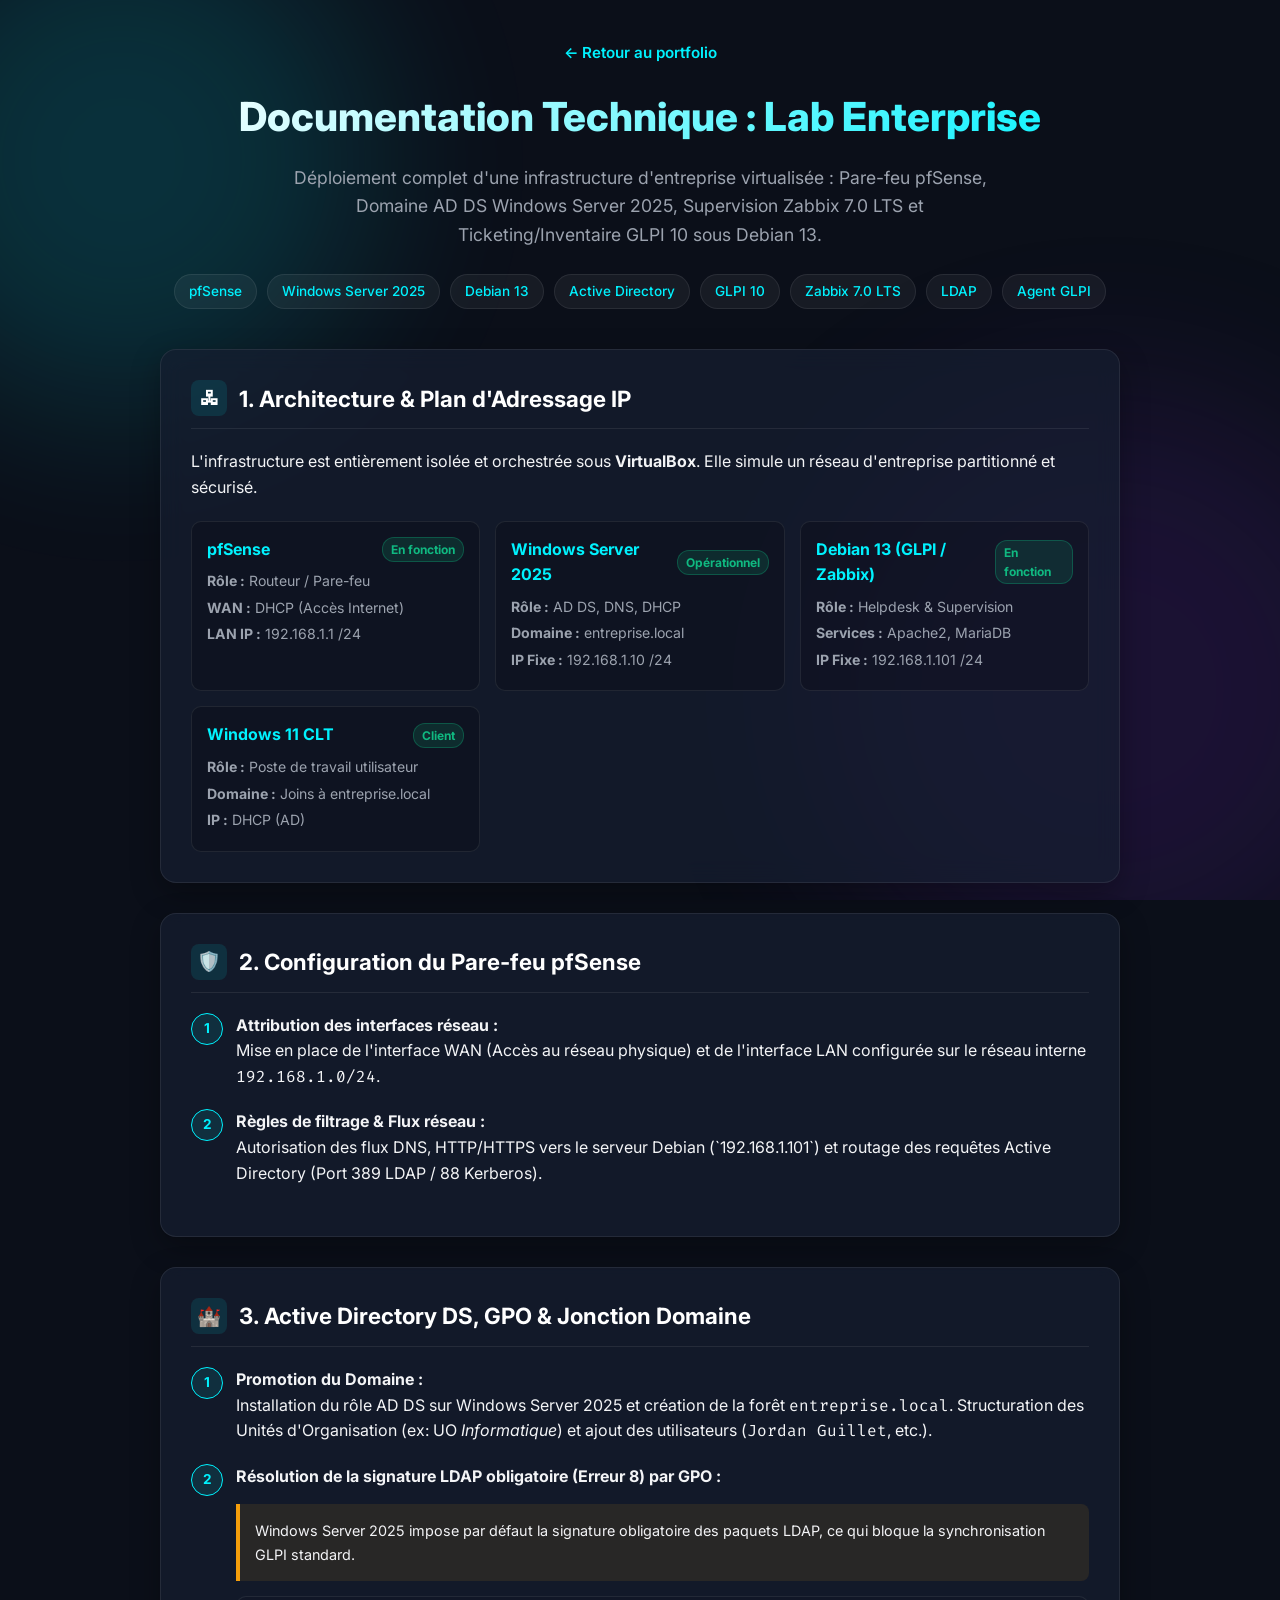
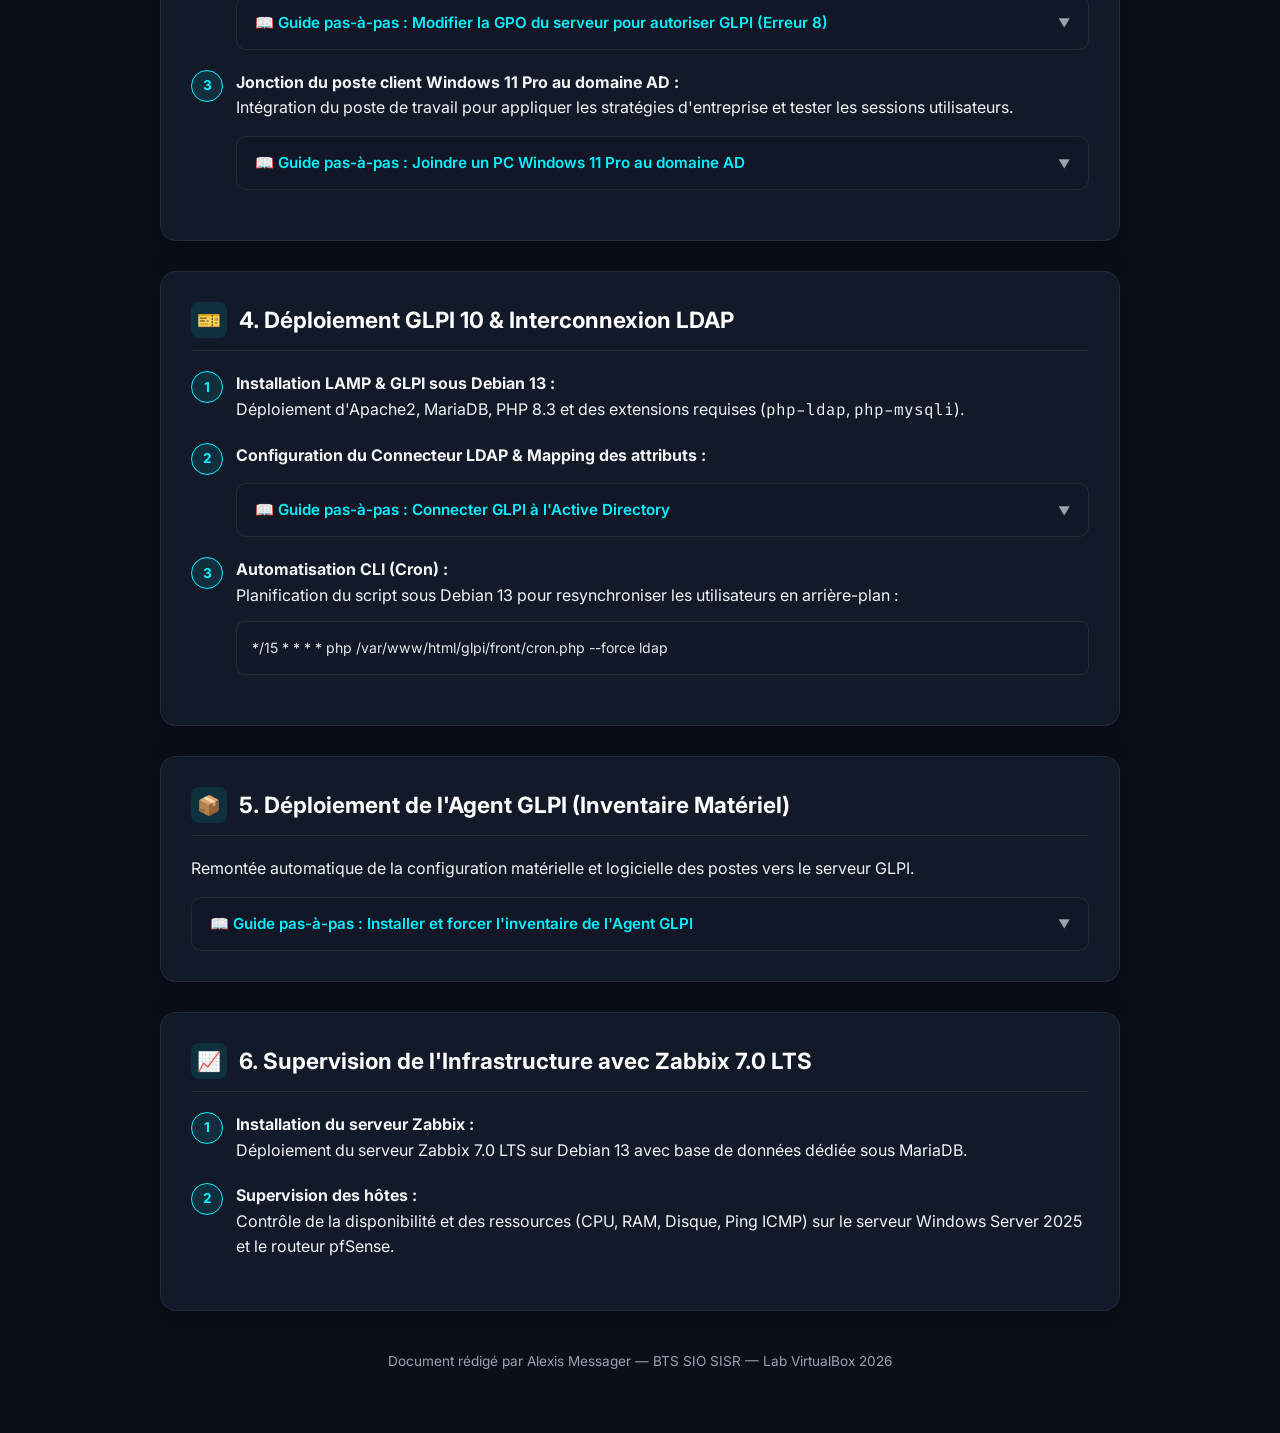
<file: lab.html>
<!DOCTYPE html>
<html lang="fr">
<head>
  <meta charset="UTF-8" />
  <meta name="viewport" content="width=device-width, initial-scale=1.0" />
  <title>Lab Infrastructure - AD DS, GLPI, Zabbix & pfSense | Alexis Messager</title>
  <link href="https://fonts.googleapis.com/css2?family=Inter:wght@300;400;500;600;700;800&family=Fira+Code:wght@400;500&display=swap" rel="stylesheet">
  <style>
    :root {
      --bg: #0b0f19;
      --card-bg: rgba(22, 31, 49, 0.7);
      --card-border: rgba(255, 255, 255, 0.08);
      --accent-blue: #00f2fe;
      --accent-purple: #7928ca;
      --accent-green: #10b981;
      --accent-amber: #f59e0b;
      --text-main: #f3f4f6;
      --text-muted: #9ca3af;
      --code-bg: #111827;
    }

    * {
      box-sizing: border-box;
      margin: 0;
      padding: 0;
    }

    body {
      background-color: var(--bg);
      color: var(--text-main);
      font-family: 'Inter', system-ui, -apple-system, sans-serif;
      line-height: 1.6;
      padding-bottom: 60px;
      overflow-x: hidden;
    }

    /* Arrière-plan animé */
    .bg-canvas {
      position: fixed;
      top: 0;
      left: 0;
      width: 100%;
      height: 100%;
      z-index: -1;
      overflow: hidden;
      pointer-events: none;
    }

    .orb {
      position: absolute;
      border-radius: 50%;
      filter: blur(90px);
      opacity: 0.15;
    }

    .orb-1 { top: -10%; left: -10%; width: 500px; height: 500px; background: var(--accent-blue); }
    .orb-2 { bottom: -10%; right: -10%; width: 600px; height: 600px; background: var(--accent-purple); }

    header {
      padding: 40px 20px;
      text-align: center;
      max-width: 1000px;
      margin: 0 auto;
    }

    .back-btn {
      display: inline-flex;
      align-items: center;
      gap: 8px;
      color: var(--accent-blue);
      text-decoration: none;
      font-weight: 600;
      font-size: 0.95rem;
      margin-bottom: 20px;
      transition: transform 0.2s;
    }

    .back-btn:hover {
      transform: translateX(-5px);
    }

    h1 {
      font-size: 2.5rem;
      font-weight: 800;
      margin-bottom: 15px;
      background: linear-gradient(135deg, #ffffff 0%, var(--accent-blue) 100%);
      -webkit-background-clip: text;
      -webkit-text-fill-color: transparent;
    }

    .subtitle {
      color: var(--text-muted);
      font-size: 1.1rem;
      max-width: 700px;
      margin: 0 auto 25px auto;
    }

    .tags-container {
      display: flex;
      flex-wrap: wrap;
      justify-content: center;
      gap: 10px;
    }

    .tag {
      background: rgba(255, 255, 255, 0.05);
      border: 1px solid var(--card-border);
      padding: 6px 14px;
      border-radius: 20px;
      font-size: 0.85rem;
      font-weight: 500;
      color: var(--accent-blue);
    }

    main {
      max-width: 1000px;
      margin: 0 auto;
      padding: 0 20px;
    }

    .section-card {
      background: var(--card-bg);
      border: 1px solid var(--card-border);
      backdrop-filter: blur(12px);
      border-radius: 16px;
      padding: 30px;
      margin-bottom: 30px;
      box-shadow: 0 10px 30px rgba(0,0,0,0.3);
      transition: border-color 0.3s;
    }

    .section-card:hover {
      border-color: rgba(0, 242, 254, 0.3);
    }

    .section-title {
      display: flex;
      align-items: center;
      gap: 12px;
      font-size: 1.4rem;
      color: #fff;
      margin-bottom: 20px;
      border-bottom: 1px solid var(--card-border);
      padding-bottom: 12px;
    }

    .icon-box {
      width: 36px;
      height: 36px;
      background: rgba(0, 242, 254, 0.1);
      border-radius: 8px;
      display: flex;
      align-items: center;
      justify-content: center;
      font-size: 1.2rem;
    }

    /* Grille d'architecture */
    .arch-grid {
      display: grid;
      grid-template-columns: repeat(auto-fit, minmax(280px, 1fr));
      gap: 15px;
      margin-top: 20px;
    }

    .vm-card {
      background: rgba(0,0,0,0.2);
      border: 1px solid var(--card-border);
      border-radius: 10px;
      padding: 15px;
    }

    .vm-card h4 {
      color: var(--accent-blue);
      margin-bottom: 8px;
      display: flex;
      justify-content: space-between;
      align-items: center;
    }

    .vm-status {
      font-size: 0.75rem;
      padding: 2px 8px;
      border-radius: 12px;
      background: rgba(16, 185, 129, 0.15);
      color: var(--accent-green);
      border: 1px solid rgba(16, 185, 129, 0.3);
    }

    .vm-details {
      font-size: 0.88rem;
      color: var(--text-muted);
    }

    .vm-details li {
      list-style: none;
      margin-bottom: 4px;
    }

    /* Listes stylisées */
    .steps-list {
      list-style: none;
      counter-reset: step-counter;
    }

    .steps-list li {
      position: relative;
      padding-left: 45px;
      margin-bottom: 20px;
    }

    .steps-list li::before {
      counter-increment: step-counter;
      content: counter(step-counter);
      position: absolute;
      left: 0;
      top: 0;
      width: 30px;
      height: 30px;
      background: rgba(0, 242, 254, 0.1);
      border: 1px solid var(--accent-blue);
      color: var(--accent-blue);
      border-radius: 50%;
      display: flex;
      align-items: center;
      justify-content: center;
      font-weight: 700;
      font-size: 0.85rem;
    }

    /* Accordéons / Guides Déroulants */
    details.guide-accordion {
      background: rgba(17, 24, 39, 0.6);
      border: 1px solid var(--card-border);
      border-radius: 10px;
      margin-top: 15px;
      overflow: hidden;
      transition: border-color 0.2s;
    }

    details.guide-accordion[open] {
      border-color: rgba(0, 242, 254, 0.4);
    }

    details.guide-accordion summary {
      padding: 14px 18px;
      font-weight: 600;
      font-size: 0.95rem;
      cursor: pointer;
      color: var(--accent-blue);
      display: flex;
      align-items: center;
      justify-content: space-between;
      user-select: none;
      list-style: none;
    }

    details.guide-accordion summary::-webkit-details-marker {
      display: none;
    }

    details.guide-accordion summary::after {
      content: "▼";
      font-size: 0.75rem;
      transition: transform 0.2s;
      color: var(--text-muted);
    }

    details.guide-accordion[open] summary::after {
      transform: rotate(180deg);
      color: var(--accent-blue);
    }

    .accordion-content {
      padding: 15px 20px 20px 20px;
      border-top: 1px solid var(--card-border);
      font-size: 0.9rem;
      color: #d1d5db;
    }

    .accordion-content ol {
      margin-left: 20px;
      margin-bottom: 12px;
    }

    .accordion-content li {
      margin-bottom: 8px;
    }

    /* Commandes / Code block */
    pre, code {
      font-family: 'Fira Code', monospace;
    }

    .code-block {
      background: var(--code-bg);
      border: 1px solid var(--card-border);
      border-radius: 8px;
      padding: 15px;
      margin: 12px 0;
      overflow-x: auto;
      font-size: 0.88rem;
      color: #e5e7eb;
    }

    .warning-box {
      background: rgba(245, 158, 11, 0.1);
      border-left: 4px solid var(--accent-amber);
      padding: 15px;
      border-radius: 0 8px 8px 0;
      margin: 15px 0;
      font-size: 0.9rem;
    }

    .success-box {
      background: rgba(16, 185, 129, 0.1);
      border-left: 4px solid var(--accent-green);
      padding: 15px;
      border-radius: 0 8px 8px 0;
      margin: 15px 0;
      font-size: 0.9rem;
    }

    footer {
      text-align: center;
      color: var(--text-muted);
      font-size: 0.85rem;
      margin-top: 40px;
    }
  </style>
</head>
<body>

  <div class="bg-canvas">
    <div class="orb orb-1"></div>
    <div class="orb orb-2"></div>
  </div>

  <header>
    <a href="index.html#projets" class="back-btn">← Retour au portfolio</a>
    <h1>Documentation Technique : Lab Enterprise</h1>
    <p class="subtitle">Déploiement complet d'une infrastructure d'entreprise virtualisée : Pare-feu pfSense, Domaine AD DS Windows Server 2025, Supervision Zabbix 7.0 LTS et Ticketing/Inventaire GLPI 10 sous Debian 13.</p>
    
    <div class="tags-container">
      <span class="tag">pfSense</span>
      <span class="tag">Windows Server 2025</span>
      <span class="tag">Debian 13</span>
      <span class="tag">Active Directory</span>
      <span class="tag">GLPI 10</span>
      <span class="tag">Zabbix 7.0 LTS</span>
      <span class="tag">LDAP</span>
      <span class="tag">Agent GLPI</span>
    </div>
  </header>

  <main>

    <!-- SECTION 1 : TOPOLOGIE ET VIRTUALISATION -->
    <section class="section-card">
      <h2 class="section-title"><div class="icon-box">🖧</div> 1. Architecture & Plan d'Adressage IP</h2>
      <p>L'infrastructure est entièrement isolée et orchestrée sous <strong>VirtualBox</strong>. Elle simule un réseau d'entreprise partitionné et sécurisé.</p>
      
      <div class="arch-grid">
        <div class="vm-card">
          <h4>pfSense <span class="vm-status">En fonction</span></h4>
          <ul class="vm-details">
            <li><strong>Rôle :</strong> Routeur / Pare-feu</li>
            <li><strong>WAN :</strong> DHCP (Accès Internet)</li>
            <li><strong>LAN IP :</strong> 192.168.1.1 /24</li>
          </ul>
        </div>

        <div class="vm-card">
          <h4>Windows Server 2025 <span class="vm-status">Opérationnel</span></h4>
          <ul class="vm-details">
            <li><strong>Rôle :</strong> AD DS, DNS, DHCP</li>
            <li><strong>Domaine :</strong> entreprise.local</li>
            <li><strong>IP Fixe :</strong> 192.168.1.10 /24</li>
          </ul>
        </div>

        <div class="vm-card">
          <h4>Debian 13 (GLPI / Zabbix) <span class="vm-status">En fonction</span></h4>
          <ul class="vm-details">
            <li><strong>Rôle :</strong> Helpdesk & Supervision</li>
            <li><strong>Services :</strong> Apache2, MariaDB</li>
            <li><strong>IP Fixe :</strong> 192.168.1.101 /24</li>
          </ul>
        </div>

        <div class="vm-card">
          <h4>Windows 11 CLT <span class="vm-status">Client</span></h4>
          <ul class="vm-details">
            <li><strong>Rôle :</strong> Poste de travail utilisateur</li>
            <li><strong>Domaine :</strong> Joins à entreprise.local</li>
            <li><strong>IP :</strong> DHCP (AD)</li>
          </ul>
        </div>
      </div>
    </section>

    <!-- SECTION 2 : PFSENSE -->
    <section class="section-card">
      <h2 class="section-title"><div class="icon-box">🛡️</div> 2. Configuration du Pare-feu pfSense</h2>
      <ul class="steps-list">
        <li>
          <strong>Attribution des interfaces réseau :</strong>
          <p>Mise en place de l'interface WAN (Accès au réseau physique) et de l'interface LAN configurée sur le réseau interne <code>192.168.1.0/24</code>.</p>
        </li>
        <li>
          <strong>Règles de filtrage & Flux réseau :</strong>
          <p>Autorisation des flux DNS, HTTP/HTTPS vers le serveur Debian (`192.168.1.101`) et routage des requêtes Active Directory (Port 389 LDAP / 88 Kerberos).</p>
        </li>
      </ul>
    </section>

    <!-- SECTION 3 : WINDOWS SERVER 2025 & AD DS -->
    <section class="section-card">
      <h2 class="section-title"><div class="icon-box">🏰</div> 3. Active Directory DS, GPO & Jonction Domaine</h2>
      <ul class="steps-list">
        <li>
          <strong>Promotion du Domaine :</strong>
          <p>Installation du rôle AD DS sur Windows Server 2025 et création de la forêt <code>entreprise.local</code>. Structuration des Unités d'Organisation (ex: UO <em>Informatique</em>) et ajout des utilisateurs (<code>Jordan Guillet</code>, etc.).</p>
        </li>
        <li>
          <strong>Résolution de la signature LDAP obligatoire (Erreur 8) par GPO :</strong>
          <div class="warning-box">
            Windows Server 2025 impose par défaut la signature obligatoire des paquets LDAP, ce qui bloque la synchronisation GLPI standard.
          </div>

          <!-- GUIDE DÉROULANT : CONFIGURATION GPO -->
          <details class="guide-accordion">
            <summary>📖 Guide pas-à-pas : Modifier la GPO du serveur pour autoriser GLPI (Erreur 8)</summary>
            <div class="accordion-content">
              <ol>
                <li>Sur le serveur Windows Server 2025, ouvre la <strong>Gestion des stratégies de groupe</strong> (<code>gpmc.msc</code>).</li>
                <li>Déroule l'arbre : <code>Domaine > entreprise.local > Default Domain Policy</code>.</li>
                <li>Fais un clic droit sur <strong>Default Domain Policy</strong> et sélectionne <strong>Modifier</strong>.</li>
                <li>Navigue vers l'emplacement suivant :
                  <div class="code-block">Configuration ordinateur > Stratégies > Paramètres Windows > Paramètres de sécurité > Stratégies locales > Options de sécurité</div>
                </li>
                <li>Cherche la stratégie : <code>Sécurité réseau : exigences de signature d'un serveur LDAP</code>.</li>
                <li>Fais un double-clic dessus, coche <strong>Définir ce paramètre de stratégie</strong> et règle la valeur sur <strong>N'exige pas la signature</strong>.</li>
                <li>Valide par <strong>Appliquer</strong> puis <strong>OK</strong>.</li>
                <li>Ouvre un invite de commandes (CMD en Admin) et force l'actualisation des stratégies :
                  <div class="code-block">gpupdate /force</div>
                </li>
              </ol>
            </div>
          </details>
        </li>
        <li>
          <strong>Jonction du poste client Windows 11 Pro au domaine AD :</strong>
          <p>Intégration du poste de travail pour appliquer les stratégies d'entreprise et tester les sessions utilisateurs.</p>

          <!-- GUIDE DÉROULANT : JONCTION WIN 11 -->
          <details class="guide-accordion">
            <summary>📖 Guide pas-à-pas : Joindre un PC Windows 11 Pro au domaine AD</summary>
            <div class="accordion-content">
              <ol>
                <li><strong>Configurer le DNS :</strong> Sur le PC Windows 11, va dans les paramètres de la carte réseau et définis le DNS primaire avec l'IP du serveur AD (<code>192.168.1.10</code>).</li>
                <li>Vérifie la connectivité en ouvrant CMD et en tapant : <code>ping entreprise.local</code>.</li>
                <li>Ouvre les <strong>Paramètres</strong> Windows > <strong>Système</strong> > <strong>En savoir plus</strong> (ou recherche <em>Système avancé</em>).</li>
                <li>Clique sur <strong>Domaine ou groupe de travail</strong> (ou <em>Renommer ce PC (avancé)</em>).</li>
                <li>Dans la fenêtre Propriétés système, clique sur le bouton <strong>Modifier...</strong>.</li>
                <li>Dans la section <em>Membre de</em>, coche <strong>Domaine</strong> et saisis <code>entreprise.local</code>. Clique sur <strong>OK</strong>.</li>
                <li>Une fenêtre s'ouvre : indique les identifiants de l'administrateur du domaine (ex: <code>Administrator</code> et son mot de passe).</li>
                <li>Un message indique <em>"Bienvenue dans le domaine entreprise.local"</em>. Redémarre le PC Windows 11.</li>
              </ol>
            </div>
          </details>
        </li>
      </ul>
    </section>

    <!-- SECTION 4 : GLPI & CONNECTEUR LDAP -->
    <section class="section-card">
      <h2 class="section-title"><div class="icon-box">🎫</div> 4. Déploiement GLPI 10 & Interconnexion LDAP</h2>
      <ul class="steps-list">
        <li>
          <strong>Installation LAMP & GLPI sous Debian 13 :</strong>
          <p>Déploiement d'Apache2, MariaDB, PHP 8.3 et des extensions requises (<code>php-ldap</code>, <code>php-mysqli</code>).</p>
        </li>
        <li>
          <strong>Configuration du Connecteur LDAP & Mapping des attributs :</strong>
          
          <!-- GUIDE DÉROULANT : CONFIGURATION LDAP GLPI -->
          <details class="guide-accordion">
            <summary>📖 Guide pas-à-pas : Connecter GLPI à l'Active Directory</summary>
            <div class="accordion-content">
              <ol>
                <li>Dans l'interface GLPI, va dans <strong>Configuration</strong> > <strong>Annuaires LDAP</strong>.</li>
                <li>Clique sur le bouton <strong>+ (Ajouter)</strong> et remplis les champs :
                  <ul style="margin-left: 20px; margin-top: 5px;">
                    <li><strong>Nom :</strong> Active Directory Entreprise</li>
                    <li><strong>Serveur par défaut :</strong> Oui</li>
                    <li><strong>Hôte :</strong> <code>192.168.1.10</code> | <strong>Port :</strong> <code>389</code></li>
                    <li><strong>BaseDN :</strong> <code>CN=Users,DC=entreprise,DC=local</code></li>
                    <li><strong>DN du compte :</strong> <code>CN=Administrator,CN=Users,DC=entreprise,DC=local</code></li>
                    <li><strong>Mot de passe du compte :</strong> <em>Mot de passe administrateur AD</em></li>
                    <li><strong>Champ de l'identifiant :</strong> <code>sAMAccountName</code></li>
                  </ul>
                </li>
                <li>Clique sur <strong>Enregistrer</strong>, puis clique sur <strong>Test de liaison à l'annuaire LDAP</strong>. Le message <em>"Test réussi"</em> doit s'afficher.</li>
                <li>Va dans l'onglet <strong>Test / Importation</strong> pour vérifier les filtres :
                  <div class="code-block">Filtre de recherche : (objectClass=user)</div>
                </li>
                <li>Dans l'onglet <strong>Champ appartenance à un groupe</strong>, configure le mapping des utilisateurs :
                  <ul style="margin-left: 20px; margin-top: 5px;">
                    <li><strong>Nom de famille :</strong> <code>sn</code></li>
                    <li><strong>Prénom :</strong> <code>givenname</code></li>
                    <li><strong>E-mail :</strong> <code>mail</code></li>
                  </ul>
                </li>
                <li>Pour importer les comptes : va dans <strong>Administration</strong> > <strong>Utilisateurs</strong> > <strong>Liaison annuaire LDAP</strong> > <strong>Importation de nouveaux utilisateurs</strong>.</li>
              </ol>
            </div>
          </details>
        </li>
        <li>
          <strong>Automatisation CLI (Cron) :</strong>
          <p>Planification du script sous Debian 13 pour resynchroniser les utilisateurs en arrière-plan :</p>
          <div class="code-block">*/15 * * * * php /var/www/html/glpi/front/cron.php --force ldap</div>
        </li>
      </ul>
    </section>

    <!-- SECTION 5 : AGENT GLPI -->
    <section class="section-card">
      <h2 class="section-title"><div class="icon-box">📦</div> 5. Déploiement de l'Agent GLPI (Inventaire Matériel)</h2>
      <p>Remontée automatique de la configuration matérielle et logicielle des postes vers le serveur GLPI.</p>

      <!-- GUIDE DÉROULANT : DEPLOIEMENT AGENT GLPI -->
      <details class="guide-accordion">
        <summary>📖 Guide pas-à-pas : Installer et forcer l'inventaire de l'Agent GLPI</summary>
        <div class="accordion-content">
          <ol>
            <li>Télécharge le programme d'installation <code>GLPI-Agent-x64.msi</code> sur le poste Windows client ou le serveur Windows 2025.</li>
            <li>Lance l'installation et choisis le mode d'installation complet.</li>
            <li>Lors de l'étape <strong>Cible d'inventaire (Target)</strong>, sélectionne <strong>Server</strong> et saisis l'URL de ton serveur GLPI :
              <div class="code-block">http://192.168.1.101/glpi/front/inventory.php</div>
            </li>
            <li>Poursuis l'installation jusqu'à la fin.</li>
            <li><strong>Forcer l'inventaire immédiat :</strong> Ouvre ton navigateur web sur la machine cliente et accède à l'interface locale de l'agent :
              <div class="code-block">http://localhost:62354/</div>
            </li>
            <li>Clique sur le bouton <strong>Force Inventory</strong>.</li>
            <li>Retourne sur GLPI dans <strong>Parc</strong> > <strong>Ordinateurs</strong> : la machine apparaît avec tous ses composants (CPU, RAM, Disques, OS).</li>
          </ol>
        </div>
      </details>
    </section>

    <!-- SECTION 6 : ZABBIX 7.0 LTS -->
    <section class="section-card">
      <h2 class="section-title"><div class="icon-box">📈</div> 6. Supervision de l'Infrastructure avec Zabbix 7.0 LTS</h2>
      <ul class="steps-list">
        <li>
          <strong>Installation du serveur Zabbix :</strong>
          <p>Déploiement du serveur Zabbix 7.0 LTS sur Debian 13 avec base de données dédiée sous MariaDB.</p>
        </li>
        <li>
          <strong>Supervision des hôtes :</strong>
          <p>Contrôle de la disponibilité et des ressources (CPU, RAM, Disque, Ping ICMP) sur le serveur Windows Server 2025 et le routeur pfSense.</p>
        </li>
      </ul>
    </section>

  </main>

  <footer>
    <p>Document rédigé par Alexis Messager — BTS SIO SISR — Lab VirtualBox 2026</p>
  </footer>

  <script>
    // Animation d'apparition des sections au scroll (Reveal effect)
    const observer = new IntersectionObserver((entries) => {
      entries.forEach(entry => {
        if (entry.isIntersecting) {
          entry.target.style.opacity = '1';
          entry.target.style.transform = 'translateY(0)';
        }
      });
    }, { threshold: 0.1 });

    document.querySelectorAll('.section-card').forEach(card => {
      card.style.opacity = '0';
      card.style.transform = 'translateY(20px)';
      card.style.transition = 'all 0.5s ease-out';
      observer.observe(card);
    });
  </script>
</body>
</html>
</file>
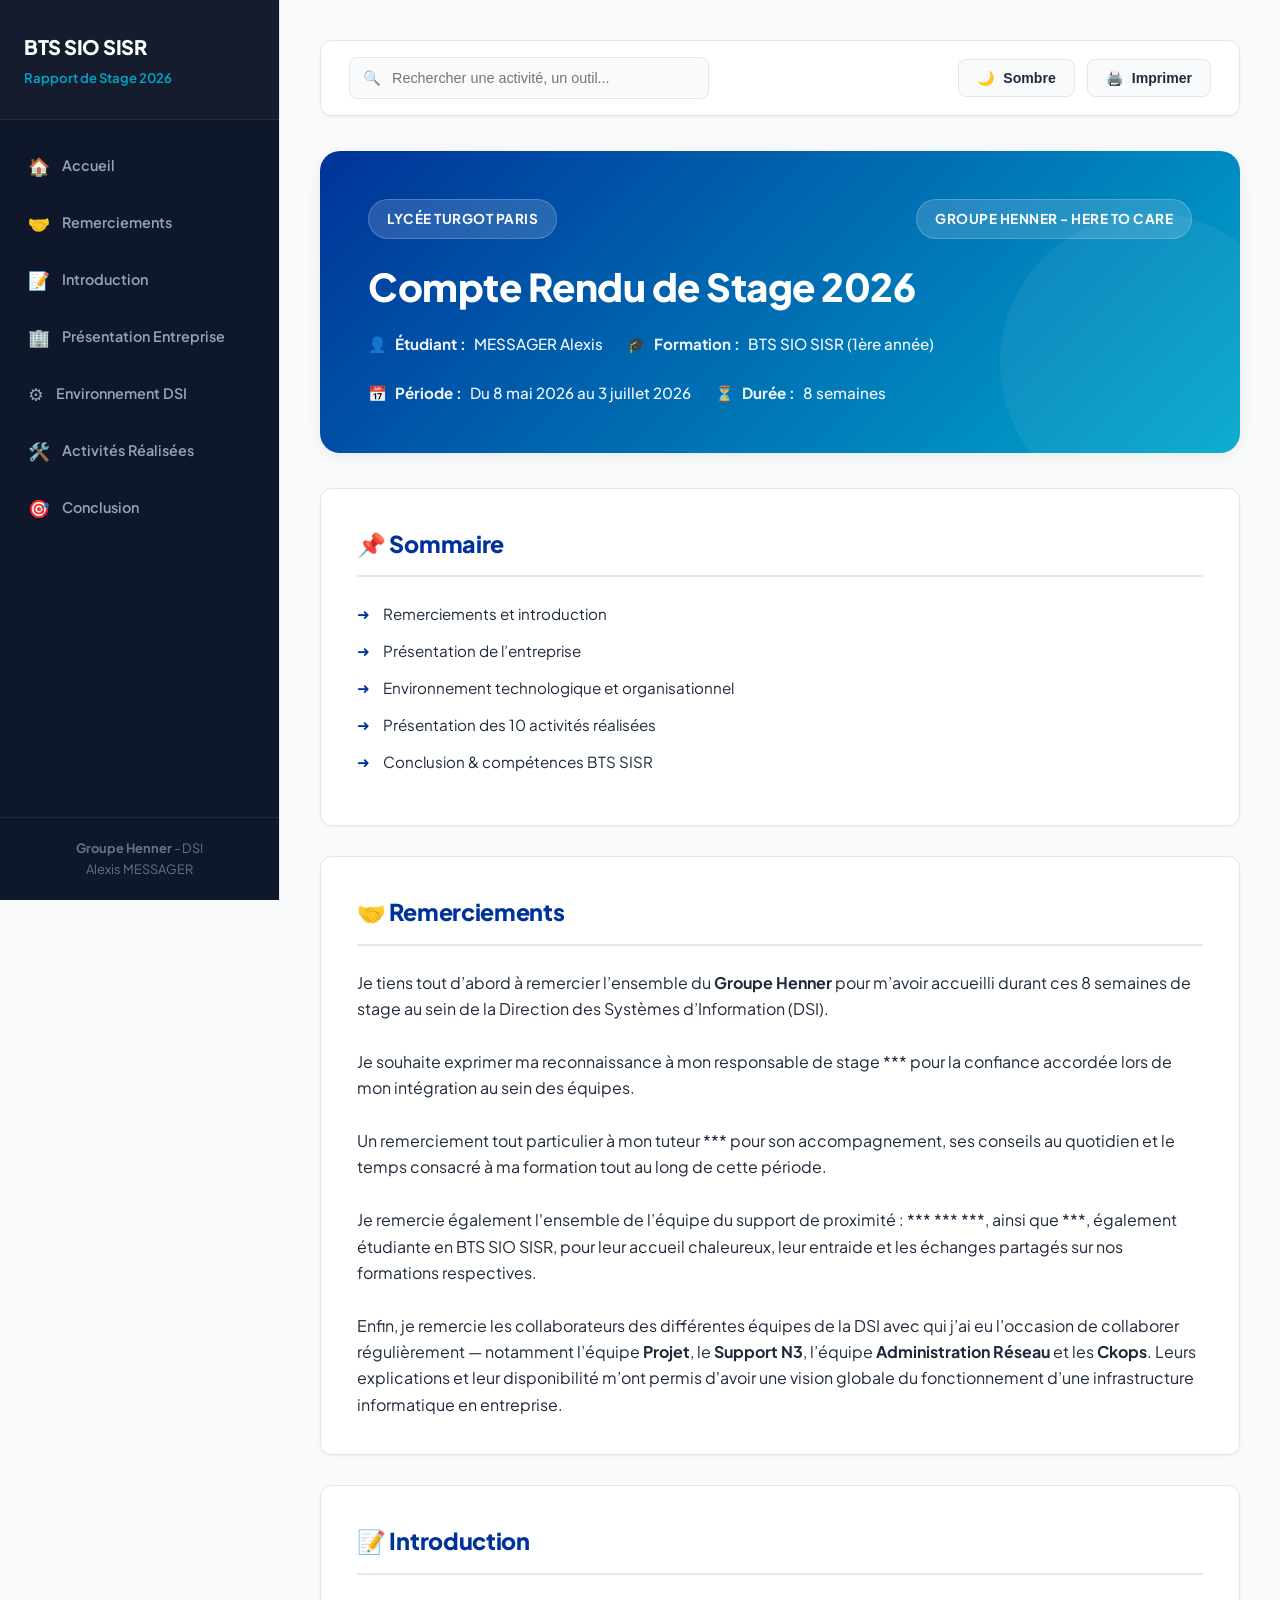
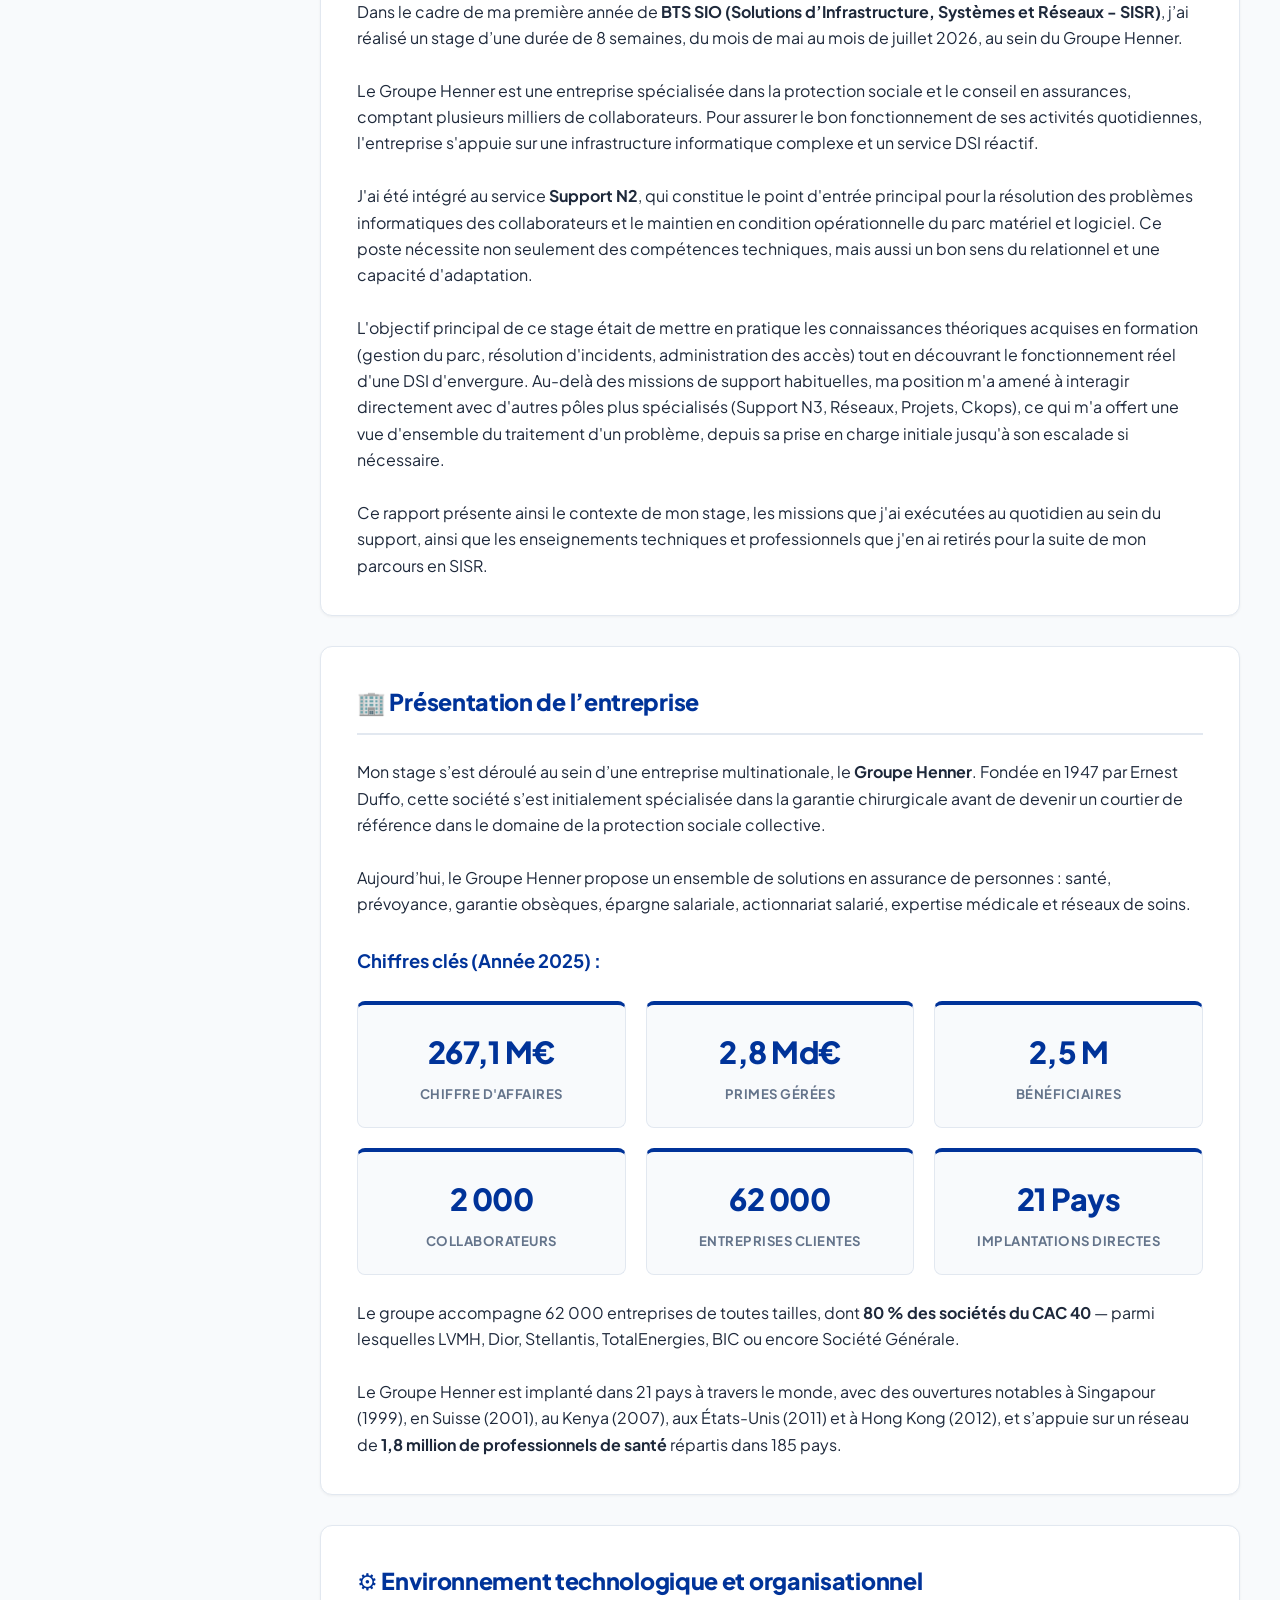
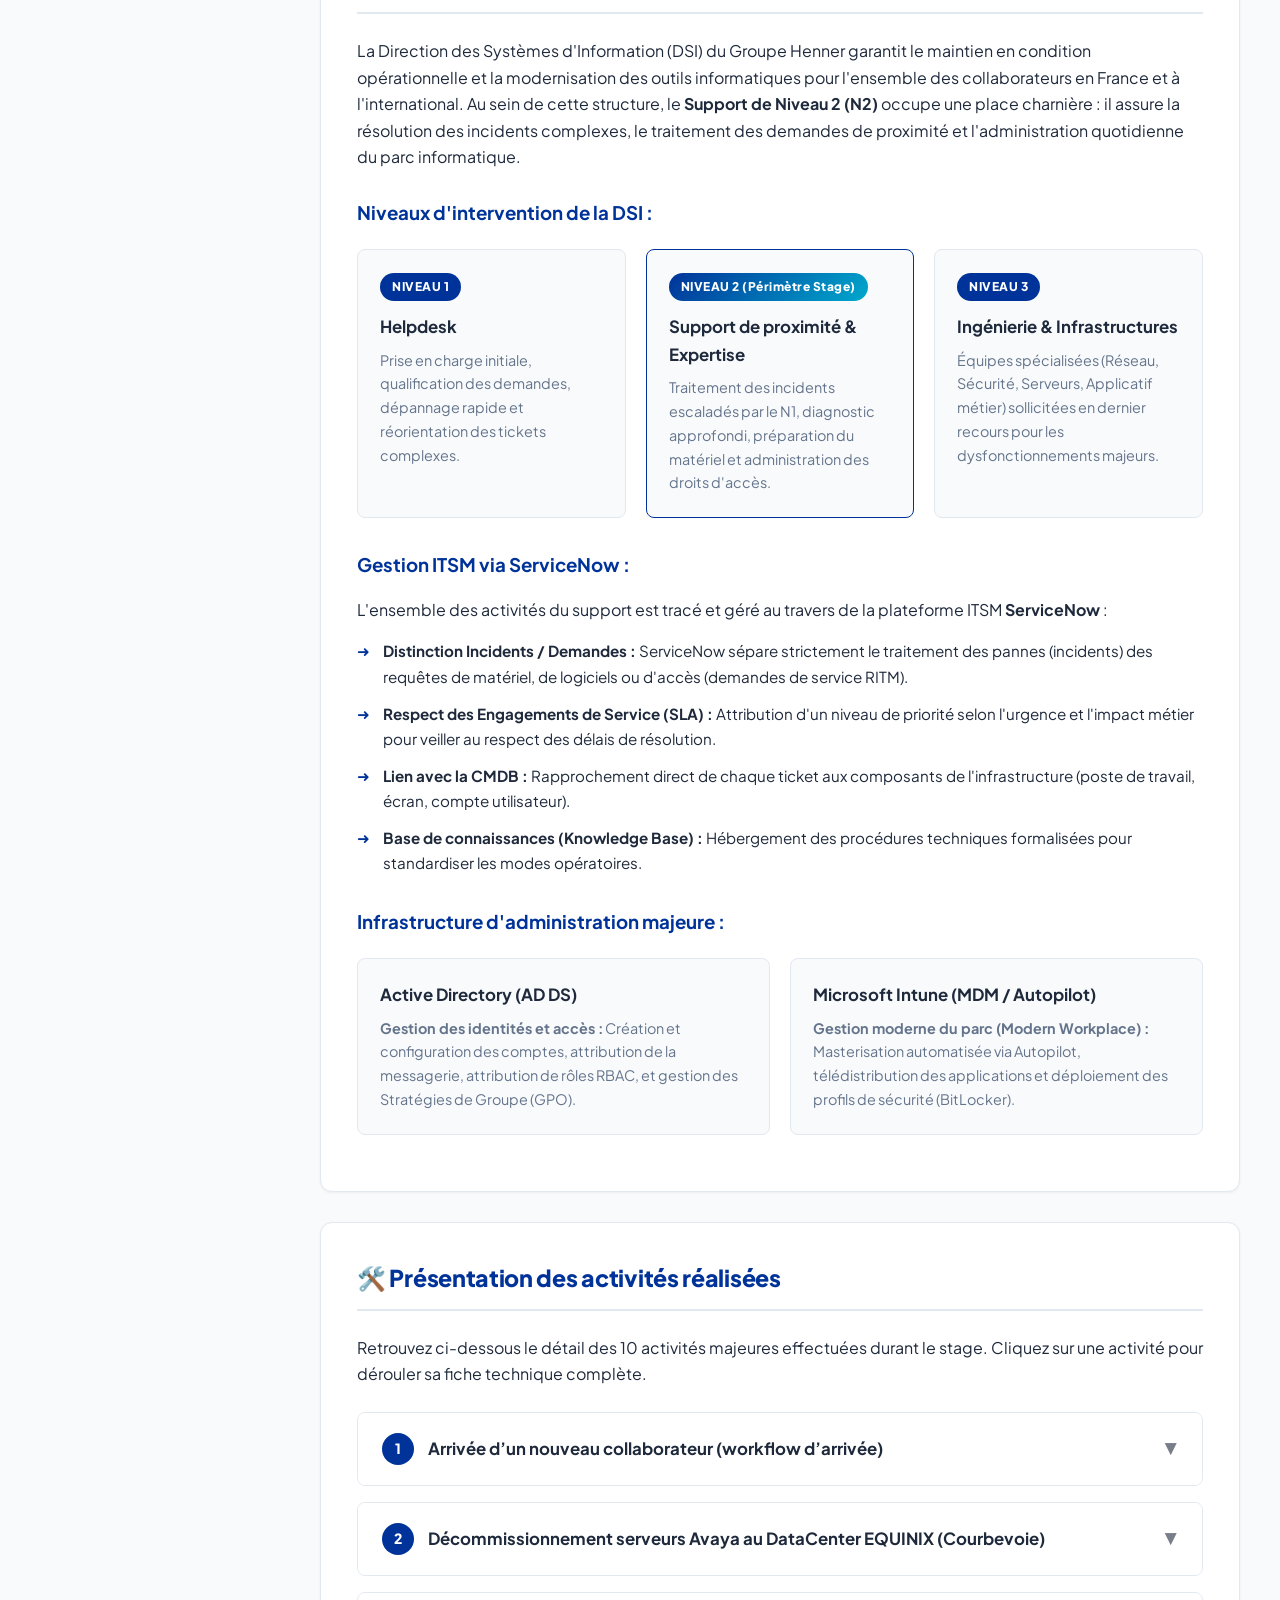
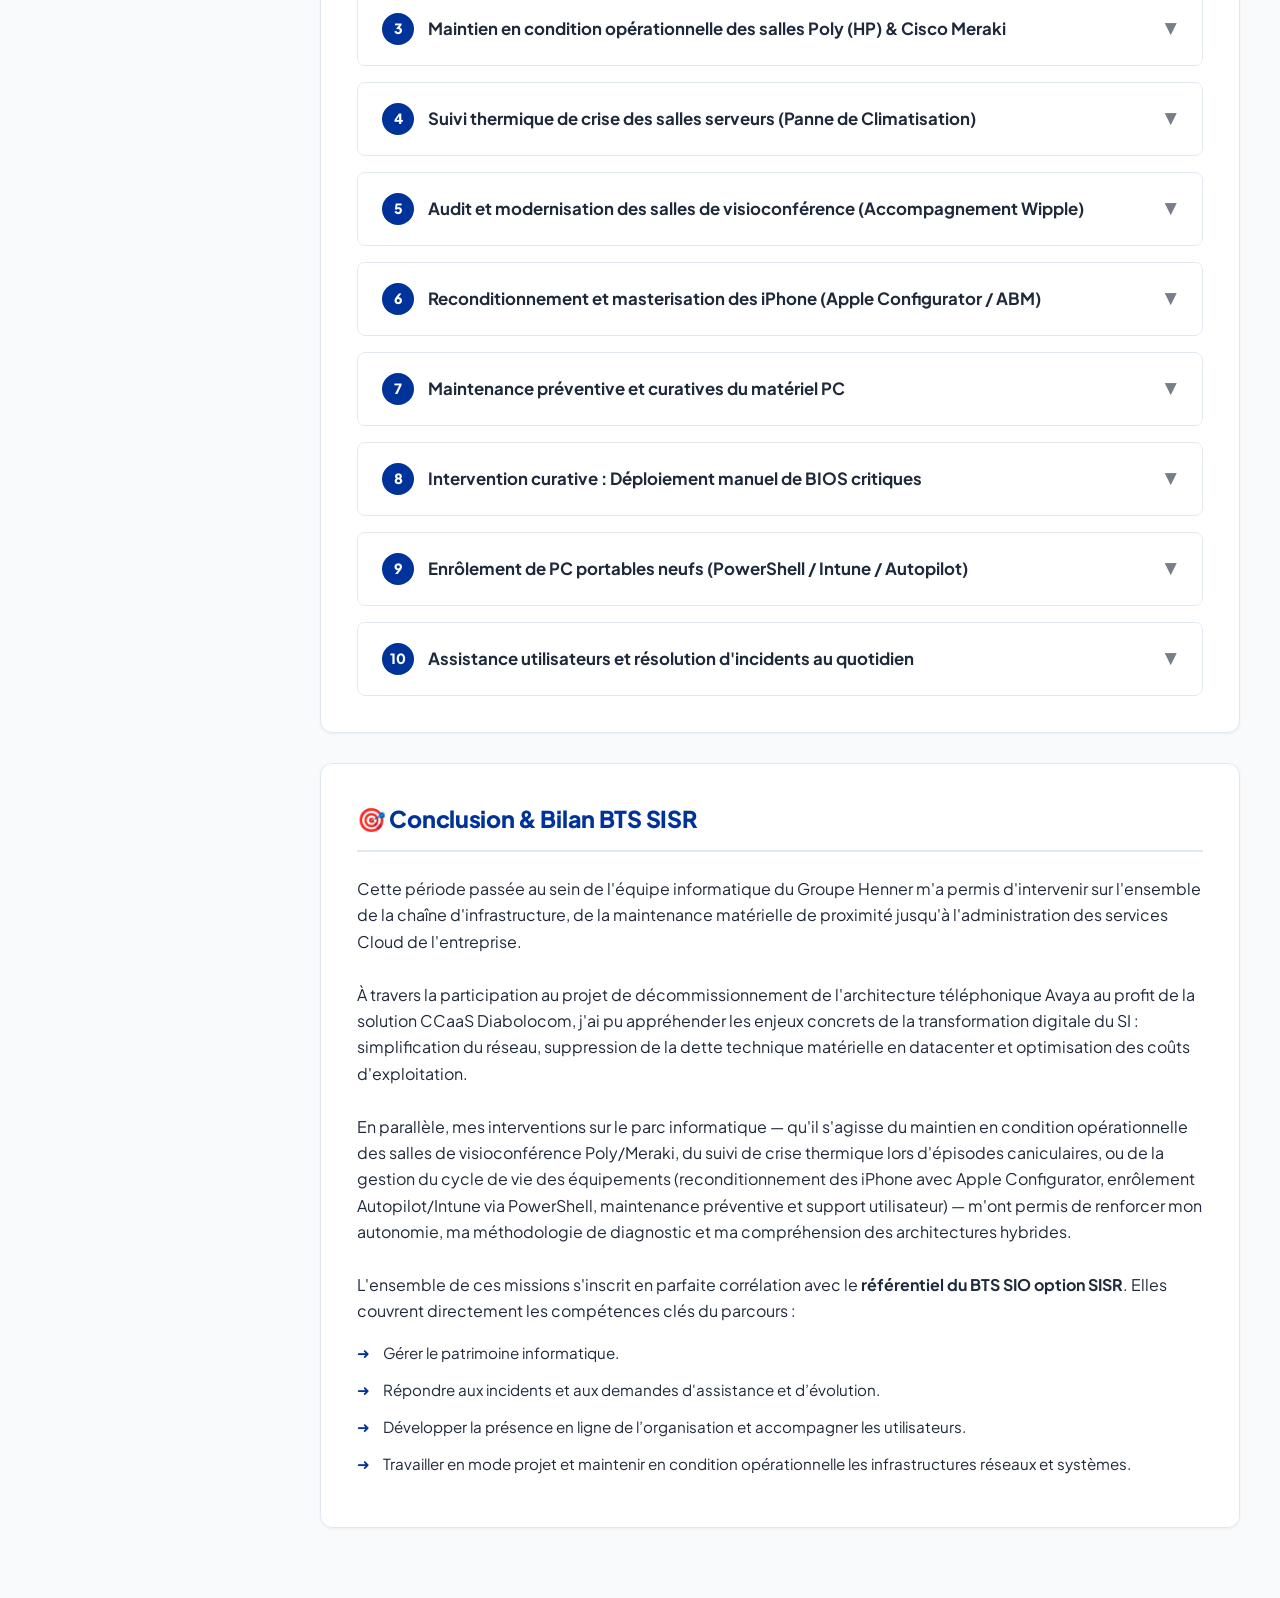
<file: rapport_stage_henner.html>
<!DOCTYPE html>
<html lang="fr">
<head>
    <meta charset="UTF-8">
    <meta name="viewport" content="width=device-width, initial-scale=1.0">
    <title>Compte Rendu de Stage 2026 - MESSAGER Alexis - BTS SIO SISR</title>
    <link rel="preconnect" href="https://fonts.googleapis.com">
    <link rel="preconnect" href="https://fonts.gstatic.com" crossorigin>
    <link href="https://fonts.googleapis.com/css2?family=Plus+Jakarta+Sans:wght@400;500;600;700;800&family=JetBrains+Mono:wght@400;600&display=swap" rel="stylesheet">
    <style>
        :root {
            --primary-color: #003399;
            --primary-dark: #001f66;
            --primary-light: #eef2ff;
            --accent-color: #00a8cc;
            --accent-gradient: linear-gradient(135deg, #003399 0%, #00a8cc 100%);
            --text-main: #1e293b;
            --text-muted: #64748b;
            --bg-body: #f8fafc;
            --bg-card: #ffffff;
            --bg-sidebar: #0f172a;
            --border-color: #e2e8f0;
            --shadow-sm: 0 1px 3px rgba(0,0,0,0.05);
            --shadow-md: 0 4px 20px -2px rgba(0,0,0,0.08);
            --shadow-lg: 0 12px 30px -4px rgba(0,0,0,0.12);
            --radius-sm: 8px;
            --radius-md: 12px;
            --radius-lg: 20px;
            --transition: all 0.25s cubic-bezier(0.4, 0, 0.2, 1);
        }

        body.dark-theme {
            --primary-color: #3b82f6;
            --primary-dark: #1d4ed8;
            --primary-light: rgba(59, 130, 246, 0.1);
            --accent-color: #38bdf8;
            --accent-gradient: linear-gradient(135deg, #2563eb 0%, #38bdf8 100%);
            --text-main: #f8fafc;
            --text-muted: #94a3b8;
            --bg-body: #090d16;
            --bg-card: #131c2e;
            --bg-sidebar: #05080f;
            --border-color: #1e293b;
            --shadow-sm: 0 2px 4px rgba(0,0,0,0.4);
            --shadow-md: 0 6px 20px rgba(0,0,0,0.5);
            --shadow-lg: 0 12px 30px rgba(0,0,0,0.6);
        }

        * {
            box-sizing: border-box;
            margin: 0;
            padding: 0;
        }

        body {
            font-family: 'Plus Jakarta Sans', system-ui, -apple-system, sans-serif;
            background-color: var(--bg-body);
            color: var(--text-main);
            line-height: 1.65;
            display: flex;
            min-height: 100vh;
            transition: background-color 0.3s ease, color 0.3s ease;
        }

        /* Top Reading Progress Bar */
        #progress-container {
            position: fixed;
            top: 0;
            left: 0;
            width: 100%;
            height: 4px;
            background: transparent;
            z-index: 1001;
        }

        #progress-bar {
            height: 100%;
            background: var(--accent-gradient);
            width: 0%;
            transition: width 0.1s ease-out;
        }

        /* Sidebar Styling */
        aside.sidebar {
            width: 280px;
            background-color: var(--bg-sidebar);
            color: #ffffff;
            position: fixed;
            top: 0;
            bottom: 0;
            left: 0;
            z-index: 100;
            display: flex;
            flex-direction: column;
            transition: transform 0.3s ease;
            border-right: 1px solid var(--border-color);
        }

        .sidebar-header {
            padding: 30px 24px;
            border-bottom: 1px solid rgba(255,255,255,0.08);
            background: rgba(255,255,255,0.02);
        }

        .sidebar-header h2 {
            font-size: 1.25rem;
            font-weight: 800;
            color: #ffffff;
            letter-spacing: -0.5px;
        }

        .sidebar-header p {
            font-size: 0.82rem;
            color: var(--accent-color);
            margin-top: 4px;
            font-weight: 600;
        }

        .sidebar-nav {
            flex: 1;
            overflow-y: auto;
            padding: 20px 12px;
        }

        .sidebar-nav ul {
            list-style: none;
        }

        .sidebar-nav li {
            margin-bottom: 4px;
        }

        .sidebar-nav li a {
            display: flex;
            align-items: center;
            padding: 12px 16px;
            color: #94a3b8;
            text-decoration: none;
            font-size: 0.9rem;
            font-weight: 600;
            border-radius: var(--radius-sm);
            transition: var(--transition);
        }

        .sidebar-nav li a:hover,
        .sidebar-nav li a.active {
            color: #ffffff;
            background-color: rgba(255,255,255,0.08);
        }

        .sidebar-nav li a.active {
            background: var(--accent-gradient);
            color: #ffffff;
            box-shadow: 0 4px 12px rgba(0, 168, 204, 0.3);
        }

        .sidebar-nav li a span.icon {
            margin-right: 12px;
            font-size: 1.1rem;
        }

        .sidebar-footer {
            padding: 20px;
            border-top: 1px solid rgba(255,255,255,0.08);
            font-size: 0.8rem;
            text-align: center;
            color: #64748b;
        }

        /* Main Content Layout */
        main.main-content {
            margin-left: 280px;
            flex: 1;
            padding: 40px;
            max-width: 1200px;
            width: calc(100% - 280px);
        }

        /* Top Bar Controls */
        .top-bar {
            display: flex;
            justify-content: space-between;
            align-items: center;
            margin-bottom: 35px;
            background: var(--bg-card);
            padding: 16px 28px;
            border-radius: var(--radius-md);
            box-shadow: var(--shadow-sm);
            border: 1px solid var(--border-color);
            backdrop-filter: blur(8px);
        }

        .search-box {
            position: relative;
            width: 360px;
        }

        .search-box input {
            width: 100%;
            padding: 12px 16px 12px 42px;
            border-radius: var(--radius-sm);
            border: 1px solid var(--border-color);
            background-color: var(--bg-body);
            color: var(--text-main);
            font-size: 0.9rem;
            font-weight: 500;
            outline: none;
            transition: var(--transition);
        }

        .search-box input:focus {
            border-color: var(--primary-color);
            box-shadow: 0 0 0 4px var(--primary-light);
        }

        .search-box::before {
            content: '🔍';
            position: absolute;
            left: 14px;
            top: 50%;
            transform: translateY(-50%);
            font-size: 0.9rem;
            opacity: 0.6;
        }

        .controls-right {
            display: flex;
            gap: 12px;
            align-items: center;
        }

        .btn-action {
            background-color: var(--bg-body);
            border: 1px solid var(--border-color);
            color: var(--text-main);
            padding: 10px 18px;
            border-radius: var(--radius-sm);
            cursor: pointer;
            font-size: 0.88rem;
            font-weight: 700;
            display: inline-flex;
            align-items: center;
            gap: 8px;
            transition: var(--transition);
        }

        .btn-action:hover {
            background-color: var(--primary-color);
            color: #ffffff;
            border-color: var(--primary-color);
            transform: translateY(-2px);
            box-shadow: var(--shadow-sm);
        }

        .mobile-toggle {
            display: none;
            background: none;
            border: none;
            font-size: 1.5rem;
            color: var(--text-main);
            cursor: pointer;
        }

        /* Banner / Header Section */
        .hero-header {
            background: var(--accent-gradient);
            color: #ffffff;
            border-radius: var(--radius-lg);
            padding: 48px;
            margin-bottom: 35px;
            box-shadow: var(--shadow-md);
            position: relative;
            overflow: hidden;
        }

        .hero-header::after {
            content: '';
            position: absolute;
            right: -60px;
            bottom: -60px;
            width: 300px;
            height: 300px;
            background: rgba(255,255,255,0.06);
            border-radius: 50%;
            pointer-events: none;
        }

        .header-top {
            display: flex;
            justify-content: space-between;
            align-items: flex-start;
            flex-wrap: wrap;
            gap: 15px;
            margin-bottom: 25px;
        }

        .badge-institution {
            display: flex;
            align-items: center;
            gap: 10px;
            background: rgba(255,255,255,0.15);
            padding: 8px 18px;
            border-radius: 30px;
            backdrop-filter: blur(10px);
            border: 1px solid rgba(255,255,255,0.2);
        }

        .badge-logo-text {
            font-weight: 700;
            letter-spacing: 0.5px;
            font-size: 0.85rem;
        }

        .hero-title {
            font-size: 2.4rem;
            font-weight: 800;
            line-height: 1.2;
            margin-bottom: 20px;
            letter-spacing: -0.5px;
        }

        .hero-meta {
            display: flex;
            flex-wrap: wrap;
            gap: 24px;
            font-size: 0.95rem;
            opacity: 0.95;
        }

        .hero-meta-item {
            display: flex;
            align-items: center;
            gap: 8px;
            font-weight: 500;
        }

        /* Content Card Sections */
        .content-card {
            background-color: var(--bg-card);
            border-radius: var(--radius-md);
            padding: 36px;
            margin-bottom: 30px;
            box-shadow: var(--shadow-sm);
            border: 1px solid var(--border-color);
            transition: var(--transition);
        }

        .content-card:hover {
            box-shadow: var(--shadow-md);
        }

        .section-title {
            font-size: 1.45rem;
            font-weight: 800;
            color: var(--primary-color);
            margin-bottom: 24px;
            padding-bottom: 12px;
            border-bottom: 2px solid var(--border-color);
            display: flex;
            align-items: center;
            gap: 12px;
            letter-spacing: -0.3px;
        }

        body.dark-theme .section-title {
            color: var(--accent-color);
        }

        /* Stats Grid */
        .stats-grid {
            display: grid;
            grid-template-columns: repeat(auto-fit, minmax(200px, 1fr));
            gap: 20px;
            margin: 25px 0;
        }

        .stat-card {
            background-color: var(--bg-body);
            border: 1px solid var(--border-color);
            border-top: 4px solid var(--primary-color);
            padding: 22px;
            border-radius: var(--radius-sm);
            text-align: center;
            transition: var(--transition);
        }

        .stat-card:hover {
            transform: translateY(-4px);
            box-shadow: var(--shadow-sm);
        }

        .stat-value {
            font-size: 1.9rem;
            font-weight: 800;
            color: var(--primary-color);
            margin-bottom: 6px;
            letter-spacing: -0.5px;
        }

        body.dark-theme .stat-value {
            color: var(--accent-color);
        }

        .stat-label {
            font-size: 0.82rem;
            color: var(--text-muted);
            font-weight: 700;
            text-transform: uppercase;
            letter-spacing: 0.5px;
        }

        /* Timeline / Level Box */
        .level-grid {
            display: grid;
            grid-template-columns: repeat(auto-fit, minmax(260px, 1fr));
            gap: 20px;
            margin: 20px 0;
        }

        .level-box {
            background: var(--bg-body);
            border: 1px solid var(--border-color);
            border-radius: var(--radius-sm);
            padding: 22px;
            position: relative;
            transition: var(--transition);
        }

        .level-box:hover {
            border-color: var(--primary-color);
        }

        .level-badge {
            display: inline-block;
            background: var(--primary-color);
            color: white;
            padding: 4px 12px;
            border-radius: 20px;
            font-size: 0.75rem;
            font-weight: 800;
            margin-bottom: 12px;
            letter-spacing: 0.5px;
        }

        .level-box h4 {
            font-size: 1.05rem;
            margin-bottom: 8px;
            font-weight: 700;
        }

        .level-box p {
            font-size: 0.9rem;
            color: var(--text-muted);
        }

        /* Accordion for Activities */
        .accordion {
            display: flex;
            flex-direction: column;
            gap: 16px;
        }

        .accordion-item {
            border: 1px solid var(--border-color);
            border-radius: var(--radius-sm);
            overflow: hidden;
            background-color: var(--bg-card);
            transition: var(--transition);
        }

        .accordion-header {
            padding: 20px 24px;
            background-color: var(--bg-card);
            cursor: pointer;
            display: flex;
            justify-content: space-between;
            align-items: center;
            font-weight: 700;
            font-size: 1.05rem;
            user-select: none;
            transition: var(--transition);
        }

        .accordion-header:hover {
            background-color: var(--bg-body);
        }

        .accordion-header .item-title {
            display: flex;
            align-items: center;
            gap: 14px;
        }

        .accordion-header .item-number {
            background: var(--primary-color);
            color: white;
            width: 32px;
            height: 32px;
            border-radius: 50%;
            display: flex;
            align-items: center;
            justify-content: center;
            font-size: 0.88rem;
            font-weight: 800;
            flex-shrink: 0;
        }

        body.dark-theme .accordion-header .item-number {
            background: var(--accent-color);
            color: #0f172a;
        }

        .accordion-icon {
            font-size: 1rem;
            transition: transform 0.3s ease;
            opacity: 0.6;
        }

        .accordion-item.active .accordion-icon {
            transform: rotate(180deg);
            opacity: 1;
        }

        .accordion-content {
            max-height: 0;
            overflow: hidden;
            transition: max-height 0.4s ease-out, padding 0.3s ease;
            padding: 0 24px;
            background-color: var(--bg-card);
        }

        .accordion-item.active .accordion-content {
            max-height: 2000px;
            padding: 20px 24px 28px 24px;
            border-top: 1px solid var(--border-color);
        }

        /* Code Block Styling */
        .code-container {
            background-color: #090d16;
            color: #f8fafc;
            border-radius: var(--radius-sm);
            padding: 18px 22px;
            font-family: 'JetBrains Mono', monospace;
            font-size: 0.88rem;
            margin: 18px 0;
            position: relative;
            overflow-x: auto;
            border: 1px solid #1e293b;
        }

        .code-header {
            display: flex;
            justify-content: space-between;
            align-items: center;
            margin-bottom: 10px;
            padding-bottom: 8px;
            border-bottom: 1px solid #1e293b;
            color: #64748b;
            font-size: 0.75rem;
            font-weight: 700;
            text-transform: uppercase;
            letter-spacing: 1px;
        }

        .btn-copy {
            background: #1e293b;
            color: #f8fafc;
            border: none;
            padding: 5px 10px;
            border-radius: 4px;
            cursor: pointer;
            font-size: 0.75rem;
            font-weight: 600;
            transition: var(--transition);
        }

        .btn-copy:hover {
            background: var(--accent-color);
            color: #0f172a;
        }

        /* Highlight List */
        ul.custom-list {
            list-style: none;
            margin: 15px 0;
        }

        ul.custom-list li {
            position: relative;
            padding-left: 26px;
            margin-bottom: 12px;
            font-size: 0.95rem;
        }

        ul.custom-list li::before {
            content: '➜';
            position: absolute;
            left: 0;
            color: var(--primary-color);
            font-weight: bold;
        }

        body.dark-theme ul.custom-list li::before {
            color: var(--accent-color);
        }

        /* Scroll to Top */
        .scroll-top {
            position: fixed;
            bottom: 30px;
            right: 30px;
            background: var(--accent-gradient);
            color: white;
            width: 48px;
            height: 48px;
            border-radius: 50%;
            display: flex;
            align-items: center;
            justify-content: center;
            cursor: pointer;
            box-shadow: var(--shadow-md);
            opacity: 0;
            visibility: hidden;
            transition: var(--transition);
            z-index: 90;
            font-size: 1.1rem;
        }

        .scroll-top.visible {
            opacity: 1;
            visibility: visible;
        }

        .scroll-top:hover {
            transform: translateY(-4px);
            box-shadow: var(--shadow-lg);
        }

        /* Responsive Styles */
        @media (max-width: 992px) {
            aside.sidebar {
                transform: translateX(-100%);
            }

            aside.sidebar.active {
                transform: translateX(0);
            }

            main.main-content {
                margin-left: 0;
                width: 100%;
                padding: 20px;
            }

            .mobile-toggle {
                display: block;
            }

            .search-box {
                width: 220px;
            }
        }

        @media (max-width: 600px) {
            .hero-header {
                padding: 28px;
            }

            .hero-title {
                font-size: 1.7rem;
            }

            .top-bar {
                flex-direction: column;
                gap: 15px;
                align-items: stretch;
            }

            .search-box {
                width: 100%;
            }

            .controls-right {
                justify-content: space-between;
            }
        }

        @media print {
            aside.sidebar, .top-bar, .scroll-top, .btn-action, #progress-container {
                display: none !important;
            }

            main.main-content {
                margin-left: 0 !important;
                width: 100% !important;
                padding: 0 !important;
            }

            .accordion-content {
                max-height: none !important;
                padding: 15px !important;
                display: block !important;
            }

            .accordion-item {
                border: none !important;
                margin-bottom: 20px !important;
            }

            .content-card {
                box-shadow: none !important;
                border: 1px solid #ccc !important;
                page-break-inside: avoid;
            }
        }
    </style>
</head>
<body>

    <!-- Scroll Progress Bar -->
    <div id="progress-container">
        <div id="progress-bar"></div>
    </div>

    <!-- Sidebar Navigation -->
    <aside class="sidebar" id="sidebar">
        <div class="sidebar-header">
            <h2>BTS SIO SISR</h2>
            <p>Rapport de Stage 2026</p>
        </div>
        <nav class="sidebar-nav">
            <ul>
                <li><a href="#hero" class="active"><span class="icon">🏠</span>Accueil</a></li>
                <li><a href="#remerciements"><span class="icon">🤝</span>Remerciements</a></li>
                <li><a href="#introduction"><span class="icon">📝</span>Introduction</a></li>
                <li><a href="#entreprise"><span class="icon">🏢</span>Présentation Entreprise</a></li>
                <li><a href="#environnement"><span class="icon">⚙️</span>Environnement DSI</a></li>
                <li><a href="#activites"><span class="icon">🛠️</span>Activités Réalisées</a></li>
                <li><a href="#conclusion"><span class="icon">🎯</span>Conclusion</a></li>
            </ul>
        </nav>
        <div class="sidebar-footer">
            <p><strong>Groupe Henner</strong> - DSI</p>
            <p>Alexis MESSAGER</p>
        </div>
    </aside>

    <!-- Main Content Area -->
    <main class="main-content">

        <!-- Top Bar Controls -->
        <div class="top-bar">
            <button class="mobile-toggle" id="mobileToggle" aria-label="Toggle Menu">☰</button>
            <div class="search-box">
                <input type="text" id="searchInput" placeholder="Rechercher une activité, un outil...">
            </div>
            <div class="controls-right">
                <button class="btn-action" id="themeToggle"><span id="themeIcon">🌙</span> <span id="themeText">Sombre</span></button>
                <button class="btn-action" onclick="window.print()"><span class="icon">🖨️</span> Imprimer</button>
            </div>
        </div>

        <!-- Hero Header -->
        <header class="hero-header" id="hero">
            <div class="header-top">
                <div class="badge-institution">
                    <span class="badge-logo-text">LYCÉE TURGOT PARIS</span>
                </div>
                <div class="badge-institution">
                    <span class="badge-logo-text">GROUPE HENNER - HERE TO CARE</span>
                </div>
            </div>
            <h1 class="hero-title">Compte Rendu de Stage 2026</h1>
            <div class="hero-meta">
                <div class="hero-meta-item"><span>👤</span> <strong>Étudiant :</strong> MESSAGER Alexis</div>
                <div class="hero-meta-item"><span>🎓</span> <strong>Formation :</strong> BTS SIO SISR (1ère année)</div>
                <div class="hero-meta-item"><span>📅</span> <strong>Période :</strong> Du 8 mai 2026 au 3 juillet 2026</div>
                <div class="hero-meta-item"><span>⏳</span> <strong>Durée :</strong> 8 semaines</div>
            </div>
        </header>

        <!-- Sommaire Card -->
        <section class="content-card">
            <h2 class="section-title">📌 Sommaire</h2>
            <ul class="custom-list">
                <li><a href="#remerciements" style="color: inherit; text-decoration: none;">Remerciements et introduction</a></li>
                <li><a href="#entreprise" style="color: inherit; text-decoration: none;">Présentation de l’entreprise</a></li>
                <li><a href="#environnement" style="color: inherit; text-decoration: none;">Environnement technologique et organisationnel</a></li>
                <li><a href="#activites" style="color: inherit; text-decoration: none;">Présentation des 10 activités réalisées</a></li>
                <li><a href="#conclusion" style="color: inherit; text-decoration: none;">Conclusion & compétences BTS SISR</a></li>
            </ul>
        </section>

        <!-- Remerciements Section -->
        <section class="content-card searchable-section" id="remerciements">
            <h2 class="section-title">🤝 Remerciements</h2>
            <p>Je tiens tout d’abord à remercier l’ensemble du <strong>Groupe Henner</strong> pour m’avoir accueilli durant ces 8 semaines de stage au sein de la Direction des Systèmes d’Information (DSI).</p>
            <br>
            <p>Je souhaite exprimer ma reconnaissance à mon responsable de stage *** pour la confiance accordée lors de mon intégration au sein des équipes.</p>
            <br>
            <p>Un remerciement tout particulier à mon tuteur *** pour son accompagnement, ses conseils au quotidien et le temps consacré à ma formation tout au long de cette période.</p>
            <br>
            <p>Je remercie également l'ensemble de l’équipe du support de proximité : *** *** ***, ainsi que ***, également étudiante en BTS SIO SISR, pour leur accueil chaleureux, leur entraide et les échanges partagés sur nos formations respectives.</p>
            <br>
            <p>Enfin, je remercie les collaborateurs des différentes équipes de la DSI avec qui j’ai eu l’occasion de collaborer régulièrement — notamment l’équipe <strong>Projet</strong>, le <strong>Support N3</strong>, l’équipe <strong>Administration Réseau</strong> et les <strong>Ckops</strong>. Leurs explications et leur disponibilité m’ont permis d'avoir une vision globale du fonctionnement d’une infrastructure informatique en entreprise.</p>
        </section>

        <!-- Introduction Section -->
        <section class="content-card searchable-section" id="introduction">
            <h2 class="section-title">📝 Introduction</h2>
            <p>Dans le cadre de ma première année de <strong>BTS SIO (Solutions d’Infrastructure, Systèmes et Réseaux - SISR)</strong>, j’ai réalisé un stage d’une durée de 8 semaines, du mois de mai au mois de juillet 2026, au sein du Groupe Henner.</p>
            <br>
            <p>Le Groupe Henner est une entreprise spécialisée dans la protection sociale et le conseil en assurances, comptant plusieurs milliers de collaborateurs. Pour assurer le bon fonctionnement de ses activités quotidiennes, l'entreprise s'appuie sur une infrastructure informatique complexe et un service DSI réactif.</p>
            <br>
            <p>J'ai été intégré au service <strong>Support N2</strong>, qui constitue le point d'entrée principal pour la résolution des problèmes informatiques des collaborateurs et le maintien en condition opérationnelle du parc matériel et logiciel. Ce poste nécessite non seulement des compétences techniques, mais aussi un bon sens du relationnel et une capacité d'adaptation.</p>
            <br>
            <p>L'objectif principal de ce stage était de mettre en pratique les connaissances théoriques acquises en formation (gestion du parc, résolution d'incidents, administration des accès) tout en découvrant le fonctionnement réel d'une DSI d'envergure. Au-delà des missions de support habituelles, ma position m'a amené à interagir directement avec d'autres pôles plus spécialisés (Support N3, Réseaux, Projets, Ckops), ce qui m'a offert une vue d'ensemble du traitement d'un problème, depuis sa prise en charge initiale jusqu'à son escalade si nécessaire.</p>
            <br>
            <p>Ce rapport présente ainsi le contexte de mon stage, les missions que j'ai exécutées au quotidien au sein du support, ainsi que les enseignements techniques et professionnels que j'en ai retirés pour la suite de mon parcours en SISR.</p>
        </section>

        <!-- Présentation de l'Entreprise -->
        <section class="content-card searchable-section" id="entreprise">
            <h2 class="section-title">🏢 Présentation de l’entreprise</h2>
            <p>Mon stage s’est déroulé au sein d’une entreprise multinationale, le <strong>Groupe Henner</strong>. Fondée en 1947 par Ernest Duffo, cette société s’est initialement spécialisée dans la garantie chirurgicale avant de devenir un courtier de référence dans le domaine de la protection sociale collective.</p>
            <br>
            <p>Aujourd’hui, le Groupe Henner propose un ensemble de solutions en assurance de personnes : santé, prévoyance, garantie obsèques, épargne salariale, actionnariat salarié, expertise médicale et réseaux de soins.</p>

            <h3 style="margin-top: 28px; margin-bottom: 16px; font-size: 1.15rem; color: var(--primary-color);">Chiffres clés (Année 2025) :</h3>
            
            <div class="stats-grid">
                <div class="stat-card">
                    <div class="stat-value">267,1 M€</div>
                    <div class="stat-label">Chiffre d'Affaires</div>
                </div>
                <div class="stat-card">
                    <div class="stat-value">2,8 Md€</div>
                    <div class="stat-label">Primes Gérées</div>
                </div>
                <div class="stat-card">
                    <div class="stat-value">2,5 M</div>
                    <div class="stat-label">Bénéficiaires</div>
                </div>
                <div class="stat-card">
                    <div class="stat-value">2 000</div>
                    <div class="stat-label">Collaborateurs</div>
                </div>
                <div class="stat-card">
                    <div class="stat-value">62 000</div>
                    <div class="stat-label">Entreprises Clientes</div>
                </div>
                <div class="stat-card">
                    <div class="stat-value">21 Pays</div>
                    <div class="stat-label">Implantations Directes</div>
                </div>
            </div>

            <p>Le groupe accompagne 62 000 entreprises de toutes tailles, dont <strong>80 % des sociétés du CAC 40</strong> — parmi lesquelles LVMH, Dior, Stellantis, TotalEnergies, BIC ou encore Société Générale.</p>
            <br>
            <p>Le Groupe Henner est implanté dans 21 pays à travers le monde, avec des ouvertures notables à Singapour (1999), en Suisse (2001), au Kenya (2007), aux États-Unis (2011) et à Hong Kong (2012), et s’appuie sur un réseau de <strong>1,8 million de professionnels de santé</strong> répartis dans 185 pays.</p>
        </section>

        <!-- Environnement technologique et organisationnel -->
        <section class="content-card searchable-section" id="environnement">
            <h2 class="section-title">⚙️ Environnement technologique et organisationnel</h2>
            <p>La Direction des Systèmes d'Information (DSI) du Groupe Henner garantit le maintien en condition opérationnelle et la modernisation des outils informatiques pour l'ensemble des collaborateurs en France et à l'international. Au sein de cette structure, le <strong>Support de Niveau 2 (N2)</strong> occupe une place charnière : il assure la résolution des incidents complexes, le traitement des demandes de proximité et l'administration quotidienne du parc informatique.</p>

            <h3 style="margin-top: 28px; margin-bottom: 16px; color: var(--primary-color);">Niveaux d'intervention de la DSI :</h3>
            <div class="level-grid">
                <div class="level-box">
                    <span class="level-badge">NIVEAU 1</span>
                    <h4>Helpdesk</h4>
                    <p>Prise en charge initiale, qualification des demandes, dépannage rapide et réorientation des tickets complexes.</p>
                </div>
                <div class="level-box" style="border-color: var(--primary-color);">
                    <span class="level-badge" style="background: var(--accent-gradient); color:#fff;">NIVEAU 2 (Périmètre Stage)</span>
                    <h4>Support de proximité & Expertise</h4>
                    <p>Traitement des incidents escaladés par le N1, diagnostic approfondi, préparation du matériel et administration des droits d'accès.</p>
                </div>
                <div class="level-box">
                    <span class="level-badge">NIVEAU 3</span>
                    <h4>Ingénierie & Infrastructures</h4>
                    <p>Équipes spécialisées (Réseau, Sécurité, Serveurs, Applicatif métier) sollicitées en dernier recours pour les dysfonctionnements majeurs.</p>
                </div>
            </div>

            <h3 style="margin-top: 32px; margin-bottom: 16px; color: var(--primary-color);">Gestion ITSM via ServiceNow :</h3>
            <p>L'ensemble des activités du support est tracé et géré au travers de la plateforme ITSM <strong>ServiceNow</strong> :</p>
            <ul class="custom-list">
                <li><strong>Distinction Incidents / Demandes :</strong> ServiceNow sépare strictement le traitement des pannes (incidents) des requêtes de matériel, de logiciels ou d'accès (demandes de service RITM).</li>
                <li><strong>Respect des Engagements de Service (SLA) :</strong> Attribution d'un niveau de priorité selon l'urgence et l'impact métier pour veiller au respect des délais de résolution.</li>
                <li><strong>Lien avec la CMDB :</strong> Rapprochement direct de chaque ticket aux composants de l'infrastructure (poste de travail, écran, compte utilisateur).</li>
                <li><strong>Base de connaissances (Knowledge Base) :</strong> Hébergement des procédures techniques formalisées pour standardiser les modes opératoires.</li>
            </ul>

            <h3 style="margin-top: 32px; margin-bottom: 16px; color: var(--primary-color);">Infrastructure d'administration majeure :</h3>
            <div class="level-grid">
                <div class="level-box">
                    <h4>Active Directory (AD DS)</h4>
                    <p><strong>Gestion des identités et accès :</strong> Création et configuration des comptes, attribution de la messagerie, attribution de rôles RBAC, et gestion des Stratégies de Groupe (GPO).</p>
                </div>
                <div class="level-box">
                    <h4>Microsoft Intune (MDM / Autopilot)</h4>
                    <p><strong>Gestion moderne du parc (Modern Workplace) :</strong> Masterisation automatisée via Autopilot, télédistribution des applications et déploiement des profils de sécurité (BitLocker).</p>
                </div>
            </div>
        </section>

        <!-- Activités Réalisées -->
        <section class="content-card searchable-section" id="activites">
            <h2 class="section-title">🛠️ Présentation des activités réalisées</h2>
            <p style="margin-bottom: 24px;">Retrouvez ci-dessous le détail des 10 activités majeures effectuées durant le stage. Cliquez sur une activité pour dérouler sa fiche technique complète.</p>

            <div class="accordion">

                <!-- Activité 1 -->
                <div class="accordion-item searchable-item">
                    <div class="accordion-header">
                        <div class="item-title">
                            <span class="item-number">1</span>
                            <span>Arrivée d’un nouveau collaborateur (workflow d’arrivée)</span>
                        </div>
                        <span class="accordion-icon">▼</span>
                    </div>
                    <div class="accordion-content">
                        <p>Cette activité constitue un point central des missions de l’équipe N2 Support. L’équipe ASSET prépare le matériel nécessaire à la suite des demandes formulées par les RH. Le matériel nous est remis dans un sac à dos étiqueté avec les informations du collaborateur et le numéro de RITM ServiceNow.</p>
                        <br>
                        <p><strong>Contenu du sac :</strong> PC portable DELL (gammes « Turquoise », « Ciel », ou « Orange » selon le profil métier), casque JABRA/DELL, filtre de confidentialité, câble antivol et chargeur. L’ensemble est tracé nominativement dans ServiceNow et l'application « Ma Fiche Matériel ».</p>
                        <br>
                        <p><strong>Procédure technique de préparation :</strong></p>
                        <ol style="margin-left: 20px; margin-top: 10px;">
                            <li>Attribution d'un mot de passe temporaire dans Active Directory après recherche du compte.</li>
                            <li>Démarrage de l'installation Windows 11 Pro.</li>
                            <li>Appui à 5 reprises sur la touche Windows pour déclencher l'option <strong>« Pré-Approvisionnement » (Windows Autopilot)</strong>. Durée : ~50 min.</li>
                            <li>Contrôle de la version du BIOS (mise à jour recommandée si antérieure à 08/2025) + Windows Update.</li>
                            <li>Vérification du déploiement des agents de sécurité : <strong>Netskope</strong> (solution VPN/Cloud remplaçant Harmony) et <strong>CrowdStrike</strong> (antivirus).</li>
                            <li>Validation des accès Teams, Outlook, Word, lecteurs réseau « G » et « Y », et synchro OneDrive.</li>
                        </ol>
                        <br>
                        <p><strong>Onboarding le Jour J :</strong> Accueil du collaborateur avec son manager au Kiosque, configuration guidée de l'Authentification Multi-Facteurs (MFA obligatoire depuis juin 2026), et clôture du ticket RITM sur ServiceNow.</p>
                    </div>
                </div>

                <!-- Activité 2 -->
                <div class="accordion-item searchable-item">
                    <div class="accordion-header">
                        <div class="item-title">
                            <span class="item-number">2</span>
                            <span>Décommissionnement serveurs Avaya au DataCenter EQUINIX (Courbevoie)</span>
                        </div>
                        <span class="accordion-icon">▼</span>
                    </div>
                    <div class="accordion-content">
                        <p>Dans le cadre de la modernisation de l’infrastructure télécom et de l’optimisation des coûts IT, le Groupe Henner a engagé depuis février 2025 la migration progressive de sa téléphonie Avaya vers la solution CCaaS Cloud <strong>Diabolocom</strong>.</p>
                        <br>
                        <p><strong>Objectifs clés du projet :</strong></p>
                        <ul class="custom-list">
                            <li>Retrait progressif des téléphones fixes IP de bureau au profit d'un usage 100% softphone.</li>
                            <li>Migration vers l'interface Diabolocom intégrée aux outils métiers.</li>
                            <li>Retrait physique des équipements téléphoniques obsolètes.</li>
                        </ul>
                        <br>
                        <p><strong>Intervention sur site :</strong> Je me suis rendu au DataCenter Equinix de Courbevoie aux côtés d'un Administrateur Réseau afin de procéder au débranchement physique et à la déconnexion de deux modules serveurs Avaya. Nous avons ensuite contrôlé sur la supervision <strong>PRTG</strong> que leur statut est bien passé en HORS SERVICE, libérant ainsi des baies et réduisant l'empreinte énergétique.</p>
                    </div>
                </div>

                <!-- Activité 3 -->
                <div class="accordion-item searchable-item">
                    <div class="accordion-header">
                        <div class="item-title">
                            <span class="item-number">3</span>
                            <span>Maintien en condition opérationnelle des salles Poly (HP) & Cisco Meraki</span>
                        </div>
                        <span class="accordion-icon">▼</span>
                    </div>
                    <div class="accordion-content">
                        <p>Les salles de visioconférence du siège sont équipées de l’écosystème Poly (HP) : barre vidéo supérieure, tablette tactile de contrôle sur table avec micro, et tablette externe de réservation. Voici 4 exemples de dépannages réalisés :</p>
                        <br>
                        <div class="level-grid">
                            <div class="level-box">
                                <strong>1. Panne d'Alimentation PoE :</strong>
                                <p>Tablette de table éteinte. Diagnostic du câblage RJ45 sous la table : connecteur endommagé. Remplacement du câble réseau, vérification de la télé-alimentation PoE et rangement sous gaine.</p>
                            </div>
                            <div class="level-box">
                                <strong>2. Désynchronisation Caméra-Tablette :</strong>
                                <p>Image figée et écran tactile figé. Redémarrage électrique forcé de la barre Poly, réinitialisation du service tablette et réappairage de la liaison vidéo.</p>
                            </div>
                            <div class="level-box">
                                <strong>3. Mauvais VLAN sur Cisco Meraki :</strong>
                                <p>Erreur de synchro caméra. Analyse du port switch sur le dashboard Meraki avec un administrateur réseau : port réaffecté par erreur sur le VLAN général. Correction vers le VLAN Visio/VoIP et renouvellement bail DHCP.</p>
                            </div>
                            <div class="level-box">
                                <strong>4. Conflit IP & Blocage NAC (Cisco ISE) :</strong>
                                <p>Caméra hors-ligne. Récupération de l'adresse MAC. Analyse dans Cisco ISE : conflit IP déclenchant une alerte de sécurité et le blocage automatique par le NAC. Libération du conflit IP et déblocage de l'adresse MAC dans Cisco ISE.</p>
                            </div>
                        </div>
                    </div>
                </div>

                <!-- Activité 4 -->
                <div class="accordion-item searchable-item">
                    <div class="accordion-header">
                        <div class="item-title">
                            <span class="item-number">4</span>
                            <span>Suivi thermique de crise des salles serveurs (Panne de Climatisation)</span>
                        </div>
                        <span class="accordion-icon">▼</span>
                    </div>
                    <div class="accordion-content">
                        <p>Lors d'un épisode de canicule extrême (40°C à 42°C extérieurs), une panne majeure de la climatisation centrale a impacté le bâtiment pendant une semaine. Le siège hébergeant 5 salles serveurs contenant les switchs de brassage réseau et le stockage Cloud, une procédure de suivi de crise a été déployée.</p>
                        <br>
                        <p><strong>Procédure de contrôle :</strong> Réalisation de relevés thermiques manuels toutes les 3 heures à l'aide d'une sonde portative. 3 points de mesure par salle : avant de baie, arrière de baie et centre de la pièce.</p>
                        <br>
                        <p><strong>Bilan et Analyse des données :</strong></p>
                        <ul class="custom-list">
                            <li><strong>Salles autonomes :</strong> Climatisation autonome fonctionnelle → Températures stables à 24°C.</li>
                            <li><strong>Salles dépendantes :</strong> Impactées par la panne → Montée des températures entre 35°C et 39°C.</li>
                        </ul>
                        <p>Le seuil critique d'extinction automatique (thermal shutdown) étant fixé à 40°C par les constructeurs, la traçabilité rigoureuse a permis de constater la stabilisation des températures sous ce seuil critique, évitant un arrêt d'urgence des infrastructures.</p>
                    </div>
                </div>

                <!-- Activité 5 -->
                <div class="accordion-item searchable-item">
                    <div class="accordion-header">
                        <div class="item-title">
                            <span class="item-number">5</span>
                            <span>Audit et modernisation des salles de visioconférence (Accompagnement Wipple)</span>
                        </div>
                        <span class="accordion-icon">▼</span>
                    </div>
                    <div class="accordion-content">
                        <p>Participation à un audit technique complet des 3 salles de réunion principales du siège avec l'équipe Projet, le Responsable Support N2 et un ingénieur d'affaires d'un prestataire spécialisé (Wipple).</p>
                        <br>
                        <p><strong>Les 4 axes de l'étude :</strong></p>
                        <ol style="margin-left: 20px;">
                            <li><strong>Affichage :</strong> Calcul de la taille d'écran idéale, de la luminosité et du recul visuel.</li>
                            <li><strong>Réservation :</strong> Emplacement des tablettes tactiles murales interconnectées à l'agenda Microsoft 365 Outlook.</li>
                            <li><strong>Captation :</strong> Cadrage intelligent des caméras (auto-tracking) et couverture audio par micros d'ambiance.</li>
                            <li><strong>Cable Management :</strong> Intégration invisible de la connectique dans les nourrices de table et cloisons.</li>
                        </ol>
                    </div>
                </div>

                <!-- Activité 6 -->
                <div class="accordion-item searchable-item">
                    <div class="accordion-header">
                        <div class="item-title">
                            <span class="item-number">6</span>
                            <span>Reconditionnement et masterisation des iPhone (Apple Configurator / ABM)</span>
                        </div>
                        <span class="accordion-icon">▼</span>
                    </div>
                    <div class="accordion-content">
                        <p>Gestion du cycle de vie de la flotte mobile lors des départs et arrivées des cadres dirigeants et managers.</p>
                        <br>
                        <p><strong>Procédure de reconditionnement :</strong></p>
                        <ul class="custom-list">
                            <li>Raccordement filaire de l'iPhone sur poste Mac dédié.</li>
                            <li>Restauration d'usine complète (Wipe) via <strong>Apple Configurator</strong> pour effacer les données et réinstaller la dernière version d'iOS.</li>
                            <li>Enrôlement MDM automatique via <strong>Apple Business Manager (ABM)</strong> : application des profils de sécurité Henner, suppression du verrouillage iCloud personnel et télédistribution des applications d'entreprise.</li>
                        </ul>
                    </div>
                </div>

                <!-- Activité 7 -->
                <div class="accordion-item searchable-item">
                    <div class="accordion-header">
                        <div class="item-title">
                            <span class="item-number">7</span>
                            <span>Maintenance préventive et curatives du matériel PC</span>
                        </div>
                        <span class="accordion-icon">▼</span>
                    </div>
                    <div class="accordion-content">
                        <p>Opération de rénovation thermique et matérielle sur un ordinateur portable d'entreprise afin d'éviter le bridage thermique (thermal throttling) et prolonger la durée de vie de l'équipement :</p>
                        <br>
                        <ol style="margin-left:20px;">
                            <li>Déconnexion de la batterie et ouverture du châssis.</li>
                            <li>Dépoussiérage des ventilateurs et caloducs à la bombe d'air sec.</li>
                            <li>Nettoyage de l'ancienne pâte thermique séchée au niveau du CPU/GPU à l'alcool isopropylique.</li>
                            <li>Application d'une nouvelle pâte thermique haute conductivité.</li>
                            <li>Remontage et stress-tests de montée en température sous charge.</li>
                        </ol>
                    </div>
                </div>

                <!-- Activité 8 -->
                <div class="accordion-item searchable-item">
                    <div class="accordion-header">
                        <div class="item-title">
                            <span class="item-number">8</span>
                            <span>Intervention curative : Déploiement manuel de BIOS critiques</span>
                        </div>
                        <span class="accordion-icon">▼</span>
                    </div>
                    <div class="accordion-content">
                        <p>À la suite d'un dysfonctionnement de script lors d'un déploiement automatique à distance, environ 50 ordinateurs n'avaient pas reçu la mise à jour de BIOS requise.</p>
                        <br>
                        <p>Accompagné de techniciens support, j’ai contacté les collaborateurs pour planifier un passage au Kiosque N2. Chaque poste a été branché sur secteur pour effectuer un flashage manuel sécurisé du BIOS, suivi d'une vérification de version au redémarrage.</p>
                    </div>
                </div>

                <!-- Activité 9 -->
                <div class="accordion-item searchable-item">
                    <div class="accordion-header">
                        <div class="item-title">
                            <span class="item-number">9</span>
                            <span>Enrôlement de PC portables neufs (PowerShell / Intune / Autopilot)</span>
                        </div>
                        <span class="accordion-icon">▼</span>
                    </div>
                    <div class="accordion-content">
                        <p>Lors de la mise en service d'un PC neuf ou après un changement de carte mère, le PC doit être inscrit dans l'environnement Microsoft Intune de l'entreprise.</p>
                        <br>
                        <p><strong>1. Extraction du Hardware Hash via script PowerShell :</strong></p>
                        <div class="code-container">
                            <div class="code-header">
                                <span>PowerShell</span>
                                <button class="btn-copy" onclick="copyCode(this)">Copier</button>
                            </div>
                            <code>Get-WindowsAutoPilotInfo.ps1 -OutputFile c:\hash.csv</code>
                        </div>
                        <br>
                        <p><strong>2. Importation dans Intune :</strong> Navigation dans <i>Appareils > Windows > Inscription Windows > Appareils</i>, puis import du fichier <code>hash.csv</code>.</p>
                        <br>
                        <p><strong>3. Attribut de jointure Hybride :</strong> Saisie du numéro de série et attribution de l'étiquette <code>HYB</code> (Jointure Hybride Active Directory + Entra ID).</p>
                    </div>
                </div>

                <!-- Activité 10 -->
                <div class="accordion-item searchable-item">
                    <div class="accordion-header">
                        <div class="item-title">
                            <span class="item-number">10</span>
                            <span>Assistance utilisateurs et résolution d'incidents au quotidien</span>
                        </div>
                        <span class="accordion-icon">▼</span>
                    </div>
                    <div class="accordion-content">
                        <p>Support de proximité et résolution des demandes et pannes du quotidien :</p>
                        <br>
                        <ul class="custom-list">
                            <li><strong>Matériel :</strong> Remplacement et réassociation des périphériques (souris, claviers, dongles USB), dépannage casques audio, remplacement câbles HDMI, écrans et docks Dell défectueux.</li>
                            <li><strong>Logiciel :</strong> Dépannage des blocages Microsoft Teams et Outlook par vidage des caches applicatifs (AppData) ou réinstallation propre via le Portail d'Entreprise.</li>
                        </ul>
                    </div>
                </div>

            </div>
        </section>

        <!-- Conclusion -->
        <section class="content-card searchable-section" id="conclusion">
            <h2 class="section-title">🎯 Conclusion & Bilan BTS SISR</h2>
            <p>Cette période passée au sein de l'équipe informatique du Groupe Henner m'a permis d'intervenir sur l'ensemble de la chaîne d'infrastructure, de la maintenance matérielle de proximité jusqu'à l'administration des services Cloud de l'entreprise.</p>
            <br>
            <p>À travers la participation au projet de décommissionnement de l'architecture téléphonique Avaya au profit de la solution CCaaS Diabolocom, j'ai pu appréhender les enjeux concrets de la transformation digitale du SI : simplification du réseau, suppression de la dette technique matérielle en datacenter et optimisation des coûts d'exploitation.</p>
            <br>
            <p>En parallèle, mes interventions sur le parc informatique — qu'il s'agisse du maintien en condition opérationnelle des salles de visioconférence Poly/Meraki, du suivi de crise thermique lors d'épisodes caniculaires, ou de la gestion du cycle de vie des équipements (reconditionnement des iPhone avec Apple Configurator, enrôlement Autopilot/Intune via PowerShell, maintenance préventive et support utilisateur) — m'ont permis de renforcer mon autonomie, ma méthodologie de diagnostic et ma compréhension des architectures hybrides.</p>
            <br>
            <p>L'ensemble de ces missions s'inscrit en parfaite corrélation avec le <strong>référentiel du BTS SIO option SISR</strong>. Elles couvrent directement les compétences clés du parcours :</p>
            <ul class="custom-list">
                <li>Gérer le patrimoine informatique.</li>
                <li>Répondre aux incidents et aux demandes d'assistance et d’évolution.</li>
                <li>Développer la présence en ligne de l’organisation et accompagner les utilisateurs.</li>
                <li>Travailler en mode projet et maintenir en condition opérationnelle les infrastructures réseaux et systèmes.</li>
            </ul>
        </section>

    </main>

    <!-- Scroll to top button -->
    <div class="scroll-top" id="scrollTop" onclick="scrollToTop()">▲</div>

    <!-- Embedded JavaScript -->
    <script>
        // DOM Elements
        const mobileToggle = document.getElementById('mobileToggle');
        const sidebar = document.getElementById('sidebar');
        const themeToggle = document.getElementById('themeToggle');
        const themeIcon = document.getElementById('themeIcon');
        const themeText = document.getElementById('themeText');
        const searchInput = document.getElementById('searchInput');
        const accordionHeaders = document.querySelectorAll('.accordion-header');
        const scrollTopBtn = document.getElementById('scrollTop');
        const progressBar = document.getElementById('progress-bar');

        // Mobile Sidebar Toggle
        if (mobileToggle) {
            mobileToggle.addEventListener('click', () => {
                sidebar.classList.toggle('active');
            });
        }

        // Theme Toggle with LocalStorage
        const savedTheme = localStorage.getItem('theme');
        if (savedTheme === 'dark') {
            document.body.classList.add('dark-theme');
            themeIcon.textContent = '☀️';
            themeText.textContent = 'Clair';
        }

        themeToggle.addEventListener('click', () => {
            document.body.classList.toggle('dark-theme');
            const isDark = document.body.classList.contains('dark-theme');
            themeIcon.textContent = isDark ? '☀️' : '🌙';
            themeText.textContent = isDark ? 'Clair' : 'Sombre';
            localStorage.setItem('theme', isDark ? 'dark' : 'light');
        });

        // Accordion Interaction
        accordionHeaders.forEach(header => {
            header.addEventListener('click', () => {
                const item = header.parentElement;
                const isActive = item.classList.contains('active');
                
                // Fermer les autres accordéons
                document.querySelectorAll('.accordion-item').forEach(el => el.classList.remove('active'));
                
                if (!isActive) {
                    item.classList.add('active');
                }
            });
        });

        // Search Filter
        searchInput.addEventListener('input', (e) => {
            const query = e.target.value.toLowerCase().trim();
            const searchableItems = document.querySelectorAll('.searchable-item');

            searchableItems.forEach(item => {
                const text = item.textContent.toLowerCase();
                if (text.includes(query)) {
                    item.style.display = 'block';
                    if (query.length > 2) {
                        item.classList.add('active');
                    }
                } else {
                    item.style.display = 'none';
                }
            });
        });

        // Copy Code Snippet
        function copyCode(btn) {
            const code = btn.parentElement.nextElementSibling.textContent;
            navigator.clipboard.writeText(code).then(() => {
                const originalText = btn.textContent;
                btn.textContent = 'Copié !';
                btn.style.backgroundColor = '#10b981';
                btn.style.color = '#ffffff';
                setTimeout(() => {
                    btn.textContent = originalText;
                    btn.style.backgroundColor = '#1e293b';
                    btn.style.color = '#f8fafc';
                }, 2000);
            });
        }

        // Scroll Progress Bar & Scroll To Top Button & Navigation active state
        window.addEventListener('scroll', () => {
            // Progress Bar
            const winScroll = document.body.scrollTop || document.documentElement.scrollTop;
            const height = document.documentElement.scrollHeight - document.documentElement.clientHeight;
            const scrolled = (winScroll / height) * 100;
            progressBar.style.width = scrolled + '%';

            // Scroll Top Button
            if (window.scrollY > 300) {
                scrollTopBtn.classList.add('visible');
            } else {
                scrollTopBtn.classList.remove('visible');
            }

            // Navigation Highlight (Scrollspy)
            const sections = document.querySelectorAll('section, header');
            const navLinks = document.querySelectorAll('.sidebar-nav a');

            let current = '';
            sections.forEach(section => {
                const sectionTop = section.offsetTop;
                if (pageYOffset >= sectionTop - 120) {
                    current = section.getAttribute('id');
                }
            });

            navLinks.forEach(link => {
                link.classList.remove('active');
                if (link.getAttribute('href') === '#' + current) {
                    link.classList.add('active');
                }
            });
        });

        function scrollToTop() {
            window.scrollTo({
                top: 0,
                behavior: 'smooth'
            });
        }
    </script>
</body>
</html>
</file>
<file: style.css>
/* ============================================================
   ePortfolio — Alexis Messager
   Sommaire : variables · fond animé · header · boutons · hero ·
   sections · modale · responsive · mode "lite" · reduced-motion
   ============================================================ */

:root {
  --bg: #0a0e27;
  --card: rgba(255, 255, 255, 0.04);
  --accent1: #6366f1;
  --accent2: #06b6d4;
  --text: #f0f4f8;
  --muted: #94a3b8;
  --border: rgba(255, 255, 255, 0.08);

  /* Flou "verre dépoli" : remplacé par un fond uni dans le mode .lite
     et quand le navigateur ne supporte pas backdrop-filter (voir bas du fichier) */
  --blur-sm: blur(4px);
  --blur-md: blur(10px);
  --blur-lg: blur(12px);
  --header-bg: rgba(10, 14, 39, 0.8);
  --module-bg: transparent;

  /* Transitions ciblées (évite "transition: all" qui surveille toutes les propriétés) */
  --card-transition: background-color 0.3s ease, border-color 0.3s ease,
                     box-shadow 0.3s ease, transform 0.3s ease;
  --reveal-ease: cubic-bezier(0.25, 0.46, 0.45, 0.94);
}

* {
  box-sizing: border-box;
  margin: 0;
  padding: 0;
  font-family: "Inter", system-ui, -apple-system, "Segoe UI", Roboto, "Helvetica Neue", Arial, sans-serif;
}

html {
  scroll-behavior: smooth;
}

body {
  background: linear-gradient(135deg, #0a0e27 0%, #0f1a3d 100%);
  color: var(--text);
  overflow-x: hidden;
  position: relative;
}

/* Sprite SVG (logo Cisco défini une seule fois dans le HTML) */
.svg-sprite {
  position: absolute;
  width: 0;
  height: 0;
  overflow: hidden;
}

/* ===== ANIMATED BACKGROUND ===== */
.bg-canvas {
  position: fixed;
  top: 0;
  left: 0;
  width: 100%;
  height: 100%;
  z-index: -1;
  overflow: hidden;
  pointer-events: none;
  background: radial-gradient(ellipse at 20% 20%, #1e293b 0%, #0f172a 40%, #020617 100%);
}

/* Orbes + anneaux : promus sur leur propre couche GPU.
   (will-change fait le travail ; translateZ(0) sert de repli pour les vieux
   navigateurs. Le transform des @keyframes prend le dessus pendant l'animation.) */
.orb,
.orbital-ring {
  will-change: transform;
  transform: translateZ(0);
  -webkit-backface-visibility: hidden;
  backface-visibility: hidden;
}

.orb {
  position: absolute;
  border-radius: 50%;
  -webkit-filter: blur(90px);
  filter: blur(90px);
  opacity: 0.5;
  mix-blend-mode: screen;
}

.orb-1 {
  width: 600px; height: 600px;
  background: radial-gradient(circle, #4f46e5 0%, #3730a3 40%, transparent 70%);
  top: -150px; left: -150px;
  animation: orbFloat1 20s linear infinite;
}

.orb-2 {
  width: 500px; height: 500px;
  background: radial-gradient(circle, #0891b2 0%, #0e7490 40%, transparent 70%);
  top: 30%; right: -100px;
  animation: orbFloat2 24s linear infinite;
  opacity: 0.45;
}

.orb-3 {
  width: 400px; height: 400px;
  background: radial-gradient(circle, #06b6d4 0%, #0369a1 40%, transparent 70%);
  bottom: 10%; left: 20%;
  animation: orbFloat3 18s linear infinite;
  opacity: 0.35;
}

.orb-4 {
  width: 350px; height: 350px;
  background: radial-gradient(circle, #4f46e5 0%, #1e293b 40%, transparent 70%);
  top: 60%; right: 25%;
  animation: orbFloat4 26s linear infinite;
  opacity: 0.3;
}

.orb-5 {
  width: 250px; height: 250px;
  background: radial-gradient(circle, #06b6d4 0%, #334155 40%, transparent 70%);
  top: 15%; left: 50%;
  animation: orbFloat5 22s linear infinite;
  opacity: 0.28;
}

@keyframes orbFloat1 {
  0%   { transform: translate3d(0, 0, 0) scale(1); }
  25%  { transform: translate3d(80px, 60px, 0) scale(1.1); }
  50%  { transform: translate3d(30px, 120px, 0) scale(0.95); }
  75%  { transform: translate3d(-40px, 50px, 0) scale(1.05); }
  100% { transform: translate3d(0, 0, 0) scale(1); }
}

@keyframes orbFloat2 {
  0%   { transform: translate3d(0, 0, 0) scale(1); }
  33%  { transform: translate3d(-70px, 80px, 0) scale(1.08); }
  66%  { transform: translate3d(-100px, 20px, 0) scale(0.92); }
  100% { transform: translate3d(0, 0, 0) scale(1); }
}

@keyframes orbFloat3 {
  0%   { transform: translate3d(0, 0, 0) scale(1); }
  40%  { transform: translate3d(60px, -50px, 0) scale(1.12); }
  80%  { transform: translate3d(-30px, -80px, 0) scale(0.9); }
  100% { transform: translate3d(0, 0, 0) scale(1); }
}

@keyframes orbFloat4 {
  0%   { transform: translate3d(0, 0, 0) scale(1); }
  30%  { transform: translate3d(-80px, -40px, 0) scale(1.06); }
  60%  { transform: translate3d(40px, -70px, 0) scale(0.94); }
  100% { transform: translate3d(0, 0, 0) scale(1); }
}

@keyframes orbFloat5 {
  0%   { transform: translate3d(0, 0, 0) scale(1); }
  50%  { transform: translate3d(-50px, 90px, 0) scale(1.15); }
  100% { transform: translate3d(0, 0, 0) scale(1); }
}

.bg-canvas::after {
  content: '';
  position: absolute;
  top: 0; left: 0;
  width: 100%; height: 100%;
  background: repeating-linear-gradient(
    0deg,
    transparent,
    transparent 3px,
    rgba(0, 60, 180, 0.01) 3px,
    rgba(0, 60, 180, 0.01) 4px
  );
  pointer-events: none;
}

/* ===== HEADER ===== */
header {
  display: flex;
  justify-content: space-between;
  align-items: center;
  padding: 20px 50px;
  position: -webkit-sticky;
  position: sticky;
  top: 0;
  background: var(--header-bg);
  -webkit-backdrop-filter: var(--blur-lg);
  backdrop-filter: var(--blur-lg);
  z-index: 10;
  box-shadow: 0 8px 32px rgba(0, 0, 0, 0.4);
  border-bottom: 1px solid var(--border);
}

.logo {
  font-weight: 800;
  font-size: 1.4rem;
  background: linear-gradient(135deg, var(--accent1), var(--accent2));
  -webkit-background-clip: text;
  background-clip: text;
  -webkit-text-fill-color: transparent;
  letter-spacing: -0.5px;
}

nav {
  display: flex;
  align-items: center;
  gap: 5px;
}

nav a {
  color: var(--muted);
  text-decoration: none;
  margin: 0 14px;
  transition: color 0.3s ease;
  font-size: 0.95rem;
  font-weight: 500;
  position: relative;
}

nav a::after {
  content: '';
  position: absolute;
  bottom: -5px;
  left: 0;
  width: 0;
  height: 2px;
  background: linear-gradient(90deg, var(--accent1), var(--accent2));
  transition: width 0.3s ease;
}

nav a:hover {
  color: var(--text);
}

nav a:hover::after {
  width: 100%;
}

/* ===== BUTTONS ===== */
.btn {
  background: linear-gradient(135deg, var(--accent1), var(--accent2));
  border: none;
  color: white;
  padding: 12px 24px;
  border-radius: 8px;
  cursor: pointer;
  font-weight: 600;
  transition: transform 0.3s ease, box-shadow 0.3s ease, background-color 0.3s ease;
  font-size: 1rem;
  box-shadow: 0 4px 15px rgba(99, 102, 241, 0.3);
  text-decoration: none;
  display: inline-block;
}

.btn:hover {
  transform: translateY(-2px);
  box-shadow: 0 8px 25px rgba(99, 102, 241, 0.4);
}

.btn:active {
  transform: translateY(0);
}

.btn.outline {
  background: transparent;
  border: 2px solid var(--accent1);
  color: var(--accent1);
  box-shadow: none;
}

.btn.outline:hover {
  background: rgba(99, 102, 241, 0.1);
  box-shadow: 0 4px 15px rgba(99, 102, 241, 0.2);
}

.btn.small {
  padding: 8px 16px;
  font-size: 0.9rem;
}

/* ===== HERO ===== */
.hero {
  display: flex;
  align-items: center;
  justify-content: space-between;
  padding: 100px 50px 80px;
  gap: 60px;
}

.hero-text {
  max-width: 600px;
}

.hero-text h1 {
  font-size: 3rem;
  margin-bottom: 15px;
  font-weight: 800;
  letter-spacing: -1px;
  line-height: 1.1;
}

.subtitle {
  color: var(--muted);
  font-size: 1.1rem;
  margin-bottom: 30px;
  font-weight: 500;
}

.hero-text p {
  color: var(--muted);
  line-height: 1.7;
  font-size: 1.05rem;
}

.cta {
  display: flex;
  gap: 15px;
  margin-top: 30px;
  flex-wrap: wrap;
}

.gradient {
  background: linear-gradient(135deg, var(--accent1), var(--accent2));
  -webkit-background-clip: text;
  background-clip: text;
  -webkit-text-fill-color: transparent;
}

/* ===== ANIMATION HERO (DATA CORE + ORBITING MODULES) ===== */
.hero-visual {
  width: 450px;
  height: 450px;
  position: relative;
  display: flex;
  align-items: center;
  justify-content: center;
  flex-shrink: 0;
}

/* Animations du hero mises en pause quand il sort de l'écran (classe posée par script.js) */
.hero-visual.is-paused,
.hero-visual.is-paused * {
  animation-play-state: paused;
}

.orbital-ring {
  position: absolute;
  border-radius: 50%;
  box-shadow: inset 0 0 20px rgba(99, 102, 241, 0.1);
}

.ring-1 {
  width: 280px;
  height: 280px;
  border: 2px dashed rgba(99, 102, 241, 0.4);
  animation: spin 20s linear infinite;
}

.ring-2 {
  width: 380px;
  height: 380px;
  border: 1px solid rgba(6, 182, 212, 0.3);
  animation: spin 30s linear infinite reverse;
}

.core-element {
  position: absolute;
  width: 100px;
  height: 100px;
  border-radius: 50%;
  background: radial-gradient(circle, rgba(99, 102, 241, 0.8) 0%, transparent 70%);
  box-shadow: 0 0 60px rgba(99, 102, 241, 0.6);
  animation: pulseCore 4s ease-in-out infinite;
  will-change: transform, opacity;
  display: flex;
  align-items: center;
  justify-content: center;
  z-index: 2;
}

.glowing-core {
  width: 40px;
  height: 40px;
  border-radius: 50%;
  background: #fff;
  box-shadow: 0 0 30px #fff, 0 0 50px var(--accent2);
}

/* Modules informatique en orbite autour de l'animation */
.floating-module {
  position: absolute;
  background-color: var(--module-bg);
  -webkit-backdrop-filter: var(--blur-lg);
  backdrop-filter: var(--blur-lg);
  border: 1px solid rgba(255, 255, 255, 0.15);
  border-radius: 14px;
  padding: 12px;
  box-shadow: 0 15px 35px rgba(0, 0, 0, 0.4);
  animation: float 6s ease-in-out infinite;
  will-change: transform;
  color: var(--accent2);
  z-index: 3;
  transition: transform 0.3s ease, border-color 0.3s ease;
}

.floating-module:hover {
  border-color: var(--accent1);
  transform: scale(1.15);
}

.floating-module svg {
  width: 30px;
  height: 30px;
  display: block;
}

/* Positions et délais d'animation individuels */
.mod-1 {
  top: 8%;
  left: 8%;
  animation-delay: 0s;
  background-image: linear-gradient(135deg, rgba(99, 102, 241, 0.25), transparent);
  color: var(--accent1);
}

.mod-2 {
  bottom: 12%;
  right: 8%;
  animation-delay: -3s;
  background-image: linear-gradient(135deg, rgba(6, 182, 212, 0.25), transparent);
}

.mod-3 {
  top: 10%;
  right: 10%;
  animation-delay: -1.5s;
  background-image: linear-gradient(135deg, rgba(99, 102, 241, 0.25), transparent);
  color: var(--accent2);
}

.mod-4 {
  bottom: 14%;
  left: 10%;
  animation-delay: -4.5s;
  background-image: linear-gradient(135deg, rgba(6, 182, 212, 0.25), transparent);
  color: var(--accent1);
}

.mod-5 {
  top: 48%;
  right: -2%;
  animation-delay: -2s;
  background-image: linear-gradient(135deg, rgba(99, 102, 241, 0.25), transparent);
  color: var(--accent2);
}

@keyframes spin {
  100% { transform: rotate(360deg); }
}

@keyframes pulseCore {
  0%, 100% { transform: scale(1); opacity: 0.8; }
  50%      { transform: scale(1.15); opacity: 1; }
}

@keyframes float {
  0%, 100% { transform: translateY(0px) rotate(0deg); }
  50%      { transform: translateY(-16px) rotate(4deg); }
}

/* ===== MAIN CONTENT ===== */
main {
  position: relative;
  z-index: 1;
}

section {
  padding: 60px 50px;
  max-width: 1400px;
  margin: 0 auto;
}

section h2 {
  font-size: 2.5rem;
  margin-bottom: 40px;
  text-align: center;
  font-weight: 800;
  letter-spacing: -0.5px;
}

/* ===== EFFET "VERRE" + TRANSITION COMMUNE DES CARTES ===== */
.skill-category,
.card,
.project,
.timeline li.stage-item,
.veille-card,
.doc-item {
  -webkit-backdrop-filter: var(--blur-md);
  backdrop-filter: var(--blur-md);
  transition: var(--card-transition);
}

/* ===== ABOUT ===== */
#about {
  padding: 60px 50px;
}

#about p {
  font-size: 1.05rem;
  line-height: 1.8;
  text-align: center;
  max-width: 800px;
  margin: 0 auto;
  color: var(--muted);
}

/* ===== SKILLS ===== */
.skills-grid {
  display: grid;
  grid-template-columns: repeat(auto-fit, minmax(320px, 1fr));
  gap: 30px;
}

.skill-category {
  background: var(--card);
  padding: 25px;
  border-radius: 12px;
  border: 1px solid var(--border);
}

.skill-category:hover {
  background: rgba(255, 255, 255, 0.06);
  border-color: rgba(99, 102, 241, 0.3);
  box-shadow: 0 8px 25px rgba(99, 102, 241, 0.1);
  transform: translateY(-5px);
}

.skill-category h3 {
  font-size: 1.25rem;
  margin-bottom: 15px;
  color: var(--accent2);
  font-weight: 700;
}

.skills-list {
  display: flex;
  flex-wrap: wrap;
  gap: 10px;
}

.skill-tag {
  background: rgba(99, 102, 241, 0.1);
  border: 1px solid rgba(99, 102, 241, 0.3);
  color: var(--accent1);
  padding: 8px 14px;
  border-radius: 6px;
  font-size: 0.9rem;
  font-weight: 500;
  transition: background-color 0.3s ease, border-color 0.3s ease, transform 0.3s ease;
  cursor: default;
}

.skill-tag:hover {
  background: rgba(99, 102, 241, 0.2);
  border-color: rgba(99, 102, 241, 0.5);
  transform: scale(1.05);
}

/* ===== FORMATIONS ===== */
.cards {
  display: grid;
  grid-template-columns: repeat(auto-fit, minmax(280px, 1fr));
  gap: 25px;
}

.card {
  background: var(--card);
  padding: 30px;
  border-radius: 12px;
  border: 1px solid var(--border);
}

.card:hover {
  background: rgba(255, 255, 255, 0.06);
  border-color: rgba(6, 182, 212, 0.3);
  box-shadow: 0 8px 25px rgba(6, 182, 212, 0.1);
  transform: translateY(-5px);
}

.card h3 {
  color: var(--accent2);
  margin-bottom: 10px;
  font-size: 1.2rem;
  font-weight: 700;
}

.card-date {
  color: var(--muted);
  font-size: 0.95rem;
  margin-bottom: 8px;
}

.card-detail {
  color: var(--accent1);
  font-size: 0.9rem;
  font-weight: 600;
}

/* ===== CERTIFICATIONS ===== */
.certifications-grid {
  display: grid;
  grid-template-columns: repeat(auto-fit, minmax(300px, 1fr));
  gap: 30px;
}

.certification-card {
  display: flex;
  flex-direction: column;
  gap: 15px;
  transition: transform 0.3s ease;
}

.certification-card:hover {
  transform: translateY(-8px);
}

.cert-badge {
  position: relative;
  height: 220px;
  border-radius: 12px;
  padding: 20px;
  display: flex;
  flex-direction: column;
  justify-content: space-between;
  overflow: hidden;
  border: 1px solid rgba(255, 255, 255, 0.1);
}

.cert-badge.cisco-blue {
  background: linear-gradient(135deg, rgba(15, 23, 42, 0.8) 0%, rgba(30, 41, 59, 0.6) 100%);
  border-color: rgba(99, 102, 241, 0.2);
}

.cert-badge.cisco-green {
  background: linear-gradient(135deg, rgba(15, 23, 42, 0.8) 0%, rgba(30, 41, 59, 0.6) 100%);
  border-color: rgba(6, 182, 212, 0.2);
}

.cert-badge::before {
  content: '';
  position: absolute;
  top: 0;
  left: 0;
  right: 0;
  bottom: 0;
  background:
    radial-gradient(ellipse at top left, rgba(255, 255, 255, 0.3) 0%, transparent 35%),
    radial-gradient(ellipse at bottom right, rgba(0, 0, 0, 0.3) 0%, transparent 35%),
    linear-gradient(135deg, rgba(255, 255, 255, 0.1) 0%, transparent 50%, rgba(0, 0, 0, 0.2) 100%);
  pointer-events: none;
}

/* ===== LOGOS CISCO DYNAMIQUES ===== */
.cert-header {
  display: flex;
  align-items: flex-end;
  gap: 15px;
  position: relative;
  z-index: 2;
}

.cert-titles {
  display: flex;
  flex-direction: column;
}

.cisco-svg {
  width: 65px;
  height: auto;
  margin-bottom: 2px;
}

.cisco-logo-text {
  font-weight: 800;
  font-size: 1.2rem;
  letter-spacing: 2px;
  line-height: 1;
}

.networking-academy {
  font-size: 0.85rem;
  color: rgba(255, 255, 255, 0.8);
  font-weight: 500;
}

.cisco-blue .cisco-svg,
.cisco-blue .cisco-logo-text {
  color: #00bceb;
}

.cisco-green .cisco-svg,
.cisco-green .cisco-logo-text {
  color: #78be20;
}

.verified-badge {
  background: rgba(0, 0, 0, 0.6);
  color: white;
  padding: 6px 12px;
  border-radius: 4px;
  font-size: 0.8rem;
  font-weight: 700;
  align-self: flex-start;
  position: relative;
  z-index: 2;
  border: 1px solid rgba(255, 255, 255, 0.2);
}

.cert-waves {
  position: absolute;
  bottom: 50px;
  left: 0;
  right: 0;
  height: 100px;
  opacity: 0.25;
}

.blue-waves,
.green-waves {
  background: repeating-linear-gradient(180deg, rgba(255, 255, 255, 0.2) 0px, transparent 10px, transparent 20px, rgba(255, 255, 255, 0.2) 30px);
}

.cert-title {
  background: white;
  color: #1e293b;
  padding: 12px 15px;
  border-radius: 6px;
  text-align: center;
  font-weight: 600;
  font-size: 0.9rem;
  position: relative;
  z-index: 2;
}

.cert-info {
  padding: 0 5px;
}

.cert-info h3 {
  color: var(--accent2);
  margin-bottom: 8px;
  font-size: 1rem;
  font-weight: 700;
}

.cert-info a {
  text-decoration: none;
}

.cert-info a:hover h3 {
  color: var(--accent1);
}

.cert-issuer {
  color: var(--muted);
  font-size: 0.9rem;
}

/* ===== CERTIFICATIONS PIX (même style que les cartes Cisco) ===== */
.cert-badge.pix-purple {
  background: linear-gradient(135deg, rgba(15, 23, 42, 0.8) 0%, rgba(30, 41, 59, 0.6) 100%);
  border-color: rgba(168, 85, 247, 0.3);
}

.pix-logo {
  font-weight: 800;
  font-size: 2.4rem;
  letter-spacing: 1px;
  line-height: 1;
  color: #3d96ff;
  display: inline-flex;
  align-items: baseline;
}

.pix-x {
  width: 0.5em;
  height: 0.5em;
  margin-left: 0.04em;
  fill: none;
  stroke-width: 4.2;
  stroke-linecap: round;
  stroke-linejoin: round;
}

.pix-x-orange { stroke: #ffb70e; }
.pix-x-blue { stroke: #3d96ff; }

.pix-waves {
  background: repeating-linear-gradient(180deg, rgba(192, 132, 252, 0.25) 0px, transparent 10px, transparent 20px, rgba(192, 132, 252, 0.25) 30px);
}




/* ===== PROJECT DOC LINKS ===== */
.project-docs {
  display: flex;
  flex-wrap: wrap;
  gap: 8px;
  margin-top: 12px;
}

.doc-link {
  display: inline-flex;
  align-items: center;
  gap: 4px;
  font-size: 0.75rem;
  padding: 4px 10px;
  border-radius: 6px;
  text-decoration: none;
  font-weight: 600;
  transition: background-color 0.2s ease, box-shadow 0.2s ease, transform 0.2s ease;
  border: 1px solid;
  white-space: nowrap;
}

.doc-link.pdf {
  background: rgba(220, 50, 50, 0.1);
  color: #ff8080;
  border-color: rgba(220, 50, 50, 0.3);
}

.doc-link.pdf:hover {
  background: rgba(220, 50, 50, 0.2);
  box-shadow: 0 4px 12px rgba(220, 50, 50, 0.25);
  transform: translateY(-2px);
}

/* ===== PROJECTS ===== */
.projects {
  display: grid;
  grid-template-columns: repeat(auto-fit, minmax(300px, 1fr));
  gap: 20px;
}

.project {
  display: flex;
  align-items: flex-start;
  gap: 18px;
  background: var(--card);
  padding: 25px;
  border-radius: 12px;
  cursor: pointer;
  border: 1px solid var(--border);
}

.project:hover {
  background: rgba(255, 255, 255, 0.07);
  border-color: rgba(99, 102, 241, 0.3);
  transform: translateY(-5px);
  box-shadow: 0 10px 30px rgba(99, 102, 241, 0.15);
}

.thumb {
  font-size: 2.5rem;
  flex-shrink: 0;
  line-height: 1;
}

.info {
  flex: 1;
}

.info h3 {
  color: var(--accent2);
  margin-bottom: 8px;
  font-size: 1.1rem;
  font-weight: 700;
}

.info p {
  color: var(--muted);
  font-size: 0.9rem;
  line-height: 1.5;
}

/* ===== TIMELINE (STAGES) ===== */
.timeline {
  list-style: none;
  border-left: 3px solid var(--accent1);
  padding-left: 35px;
  margin-left: 20px;
}

.timeline li {
  margin: 30px 0;
  position: relative;
  padding-left: 0;
  color: var(--muted);
  line-height: 1.7;
}

.timeline li::before {
  content: '';
  position: absolute;
  left: -38px;
  top: 8px;
  width: 14px;
  height: 14px;
  background: var(--accent2);
  border-radius: 50%;
  border: 3px solid var(--bg);
  box-shadow: 0 0 12px rgba(6, 182, 212, 0.5);
}

.timeline span {
  color: var(--accent1);
  font-weight: 700;
  display: block;
  margin-bottom: 8px;
  font-size: 1.05rem;
}

.timeline li.stage-item {
  display: flex;
  justify-content: space-between;
  align-items: center;
  gap: 20px;
  background: var(--card);
  padding: 20px 25px;
  border-radius: 12px;
  border: 1px solid var(--border);
}

.timeline li.stage-item:hover {
  background: rgba(255, 255, 255, 0.06);
  border-color: rgba(99, 102, 241, 0.3);
  box-shadow: 0 8px 25px rgba(99, 102, 241, 0.15);
  transform: translateY(-2px);
}

.timeline li.stage-item .stage-content {
  flex: 1;
}

/* ===== VEILLE ===== */
.veille-container {
  max-width: 900px;
  margin: 0 auto;
}

.veille-card {
  background: var(--card);
  padding: 35px;
  border-radius: 12px;
  border: 1px solid var(--border);
}

.veille-card:hover {
  background: rgba(255, 255, 255, 0.06);
  border-color: rgba(99, 102, 241, 0.3);
  box-shadow: 0 12px 30px rgba(99, 102, 241, 0.12);
}

.veille-card h3 {
  color: var(--accent2);
  margin-bottom: 25px;
  font-size: 1.6rem;
  font-weight: 800;
}

.veille-content h4 {
  color: var(--accent1);
  margin-top: 25px;
  margin-bottom: 12px;
  font-size: 1.15rem;
  font-weight: 700;
}

.veille-content p {
  color: var(--muted);
  line-height: 1.8;
  margin-bottom: 18px;
  font-size: 1rem;
}

.veille-content ul {
  list-style: none;
  padding-left: 0;
  margin-bottom: 20px;
}

.veille-content ul li {
  color: var(--muted);
  padding: 10px 0;
  padding-left: 28px;
  position: relative;
  line-height: 1.7;
  font-size: 0.95rem;
}

.veille-content ul li::before {
  content: "→";
  position: absolute;
  left: 0;
  color: var(--accent2);
  font-weight: bold;
}

.veille-content ul li strong {
  color: var(--accent2);
  font-weight: 700;
}

/* ===== VEILLE : résumé + volet déroulant ===== */
.veille-summary p {
  color: var(--muted);
  line-height: 1.8;
  margin-bottom: 14px;
  font-size: 1rem;
}

.veille-summary strong {
  color: var(--accent2);
  font-weight: 700;
}

.veille-updated {
  font-size: 0.9rem;
  color: var(--accent2);
  font-weight: 600;
}

.veille-highlights {
  list-style: none;
  display: grid;
  gap: 10px;
  margin: 18px 0 26px;
}

.veille-highlights li {
  background: rgba(99, 102, 241, 0.08);
  border: 1px solid rgba(99, 102, 241, 0.25);
  border-radius: 8px;
  padding: 12px 16px;
  color: var(--muted);
  font-size: 0.95rem;
  line-height: 1.6;
}

.veille-highlights strong {
  color: var(--accent2);
}

/* Bouton d'ouverture du volet principal */
.veille-details > summary {
  display: inline-flex;
  align-items: center;
  gap: 10px;
  cursor: pointer;
  list-style: none;
  padding: 12px 24px;
  border: 2px solid var(--accent1);
  border-radius: 8px;
  color: var(--accent1);
  font-weight: 600;
  font-size: 1rem;
  transition: background-color 0.3s ease;
}

.veille-details > summary::-webkit-details-marker {
  display: none;
}

.veille-details > summary::after {
  content: "▾";
  display: inline-block;
  transition: transform 0.3s ease;
}

.veille-details[open] > summary::after {
  transform: rotate(180deg);
}

.veille-details > summary:hover {
  background: rgba(99, 102, 241, 0.1);
}

.veille-details .label-open,
.veille-details[open] .label-closed {
  display: none;
}

.veille-details[open] .label-open {
  display: inline;
}

.veille-details[open] > .veille-content {
  margin-top: 10px;
}

.veille-note {
  font-size: 0.9rem;
  font-style: italic;
  padding: 10px 14px;
  border-left: 3px solid var(--accent2);
  background: rgba(6, 182, 212, 0.06);
  border-radius: 0 8px 8px 0;
}

/* Sous-volets par domaine */
.veille-sub {
  border: 1px solid var(--border);
  border-radius: 10px;
  margin: 14px 0;
  background: rgba(255, 255, 255, 0.02);
}

.veille-sub > summary {
  display: flex;
  justify-content: space-between;
  align-items: center;
  gap: 10px;
  cursor: pointer;
  list-style: none;
  padding: 14px 18px;
  color: var(--text);
  font-weight: 700;
}

.veille-sub > summary::-webkit-details-marker {
  display: none;
}

.veille-sub > summary::after {
  content: "+";
  color: var(--accent2);
  font-size: 1.4rem;
  line-height: 1;
}

.veille-sub[open] > summary::after {
  content: "–";
}

.veille-sub > ul {
  padding: 0 18px;
  margin-bottom: 8px;
}

/* Tableaux (supports de veille, fins de support) */
.veille-table-wrap {
  overflow-x: auto;
  margin: 10px 0 24px;
  -webkit-overflow-scrolling: touch;
}

.veille-table {
  width: 100%;
  min-width: 560px;
  border-collapse: collapse;
  font-size: 0.92rem;
}

.veille-table th,
.veille-table td {
  text-align: left;
  vertical-align: top;
  padding: 10px 14px;
  border-bottom: 1px solid var(--border);
  color: var(--muted);
  line-height: 1.5;
}

.veille-table th {
  color: var(--accent1);
  font-size: 0.8rem;
  font-weight: 700;
  text-transform: uppercase;
  letter-spacing: 0.5px;
}

.veille-table td:first-child {
  color: var(--text);
  font-weight: 600;
}

.tag {
  display: inline-block;
  padding: 3px 10px;
  border: 1px solid;
  border-radius: 6px;
  font-size: 0.78rem;
  font-weight: 700;
  white-space: nowrap;
}

.tag-ended { background: rgba(220, 50, 50, 0.1);  color: #ff8080; border-color: rgba(220, 50, 50, 0.3); }
.tag-soon  { background: rgba(245, 158, 11, 0.1); color: #fbbf24; border-color: rgba(245, 158, 11, 0.35); }
.tag-plan  { background: rgba(99, 102, 241, 0.1); color: #a5b4fc; border-color: rgba(99, 102, 241, 0.35); }
.tag-ok    { background: rgba(34, 197, 94, 0.1);  color: #4ade80; border-color: rgba(34, 197, 94, 0.3); }

/* Sources */
.veille-sources li {
  padding: 6px 0 6px 28px;
  font-size: 0.9rem;
}

.veille-sources a {
  color: var(--accent2);
  text-decoration: none;
  font-weight: 600;
}

.veille-sources a:hover {
  color: var(--accent1);
}

/* ===== CONTACT ===== */
.contact-content {
  text-align: center;
}

#contact p {
  margin: 15px 0;
  font-size: 1.1rem;
  font-weight: 500;
}

#contact a {
  color: var(--accent2);
  text-decoration: none;
  transition: color 0.3s ease;
  font-weight: 600;
  position: relative;
}

#contact a::after {
  content: '';
  position: absolute;
  bottom: -3px;
  left: 0;
  width: 0;
  height: 2px;
  background: linear-gradient(90deg, var(--accent2), var(--accent1));
  transition: width 0.3s ease;
}

#contact a:hover {
  color: var(--accent1);
}

#contact a:hover::after {
  width: 100%;
}

/* ===== FOOTER ===== */
footer {
  text-align: center;
  padding: 35px 30px;
  color: var(--muted);
  background: rgba(10, 14, 39, 0.9);
  border-top: 1px solid var(--border);
  font-weight: 500;
}

/* ===== RÉVÉLATION AU SCROLL ===== */
.reveal {
  opacity: 0;
  transform: translateY(50px);
  transition: opacity 0.8s var(--reveal-ease), transform 0.8s var(--reveal-ease);
}

/* "none" plutôt que translateY(0) : une fois révélée, la section ne garde
   plus de couche de composition permanente */
.reveal.show {
  opacity: 1;
  transform: none;
}

/* ===== MODAL ===== */
.modal {
  position: fixed;
  top: 0;
  left: 0;
  width: 100%;
  height: 100%;
  background: rgba(0, 0, 0, 0.9);
  display: none;
  justify-content: center;
  align-items: center;
  z-index: 200;
  -webkit-backdrop-filter: var(--blur-sm);
  backdrop-filter: var(--blur-sm);
}

.modal.open {
  display: flex;
}

.modal-content {
  background: var(--bg);
  padding: 40px;
  border-radius: 16px;
  max-width: 600px;
  width: 90%;
  position: relative;
  border: 1px solid var(--border);
  box-shadow: 0 20px 60px rgba(99, 102, 241, 0.25);
  animation: slideUp 0.3s ease;
}

@keyframes slideUp {
  from {
    opacity: 0;
    transform: translateY(40px);
  }
  to {
    opacity: 1;
    transform: translateY(0);
  }
}

.modal-content h3 {
  color: var(--accent2);
  margin-bottom: 18px;
  font-size: 1.8rem;
  font-weight: 800;
}

.modal-content p {
  color: var(--muted);
  line-height: 1.8;
  font-size: 1rem;
}

.close {
  position: absolute;
  top: 15px;
  right: 20px;
  cursor: pointer;
  font-size: 2rem;
  color: var(--accent2);
  transition: color 0.3s ease, background-color 0.3s ease, transform 0.3s ease;
  background: none;
  border: none;
  width: 40px;
  height: 40px;
  display: flex;
  align-items: center;
  justify-content: center;
  border-radius: 8px;
}

.close:hover {
  color: white;
  background: rgba(99, 102, 241, 0.1);
  transform: rotate(90deg);
}

/* ===== SCROLL TO TOP ===== */
.scroll-top {
  position: fixed;
  bottom: 30px;
  right: 30px;
  background: linear-gradient(135deg, var(--accent1), var(--accent2));
  border: none;
  color: white;
  padding: 15px;
  width: 50px;
  height: 50px;
  border-radius: 10px;
  cursor: pointer;
  font-size: 1.2rem;
  display: none;
  transition: transform 0.3s ease, box-shadow 0.3s ease;
  box-shadow: 0 8px 25px rgba(99, 102, 241, 0.4);
  font-weight: bold;
}

.scroll-top.visible {
  display: block;
}

.scroll-top:hover {
  transform: translateY(-5px);
  box-shadow: 0 12px 35px rgba(99, 102, 241, 0.5);
}

.scroll-top:active {
  transform: translateY(-2px);
}

/* ===== SOUS-CATÉGORIE DOCS TECHNIQUES ===== */
.sub-category {
  margin-top: 60px;
  border-top: 1px solid var(--border);
  padding-top: 40px;
}

.sub-title {
  font-size: 1.5rem;
  color: var(--accent2);
  margin-bottom: 25px;
  text-align: left;
  font-weight: 700;
}

.doc-grid {
  display: grid;
  grid-template-columns: repeat(auto-fit, minmax(300px, 1fr));
  gap: 15px;
}

.doc-item {
  display: flex;
  align-items: center;
  justify-content: space-between;
  background: rgba(255, 255, 255, 0.02);
  border: 1px solid var(--border);
  padding: 12px 20px;
  border-radius: 8px;
}

a.doc-item {
  text-decoration: none;
}

.doc-item .doc-link {
  font-size: 0.8rem;
  padding: 4px 10px;
}

.doc-item:hover {
  background: rgba(255, 255, 255, 0.05);
  border-color: rgba(99, 102, 241, 0.3);
  transform: translateY(-2px);
  box-shadow: 0 5px 15px rgba(99, 102, 241, 0.1);
}

/* Documentations à venir : grisées, en italique, sans effet de survol */
.doc-item.unavailable {
  opacity: 0.5;
  font-style: italic;
  cursor: not-allowed;
}

.doc-item.unavailable:hover {
  background: rgba(255, 255, 255, 0.02);
  border-color: var(--border);
  transform: none;
  box-shadow: none;
}

.doc-status {
  font-size: 0.85rem;
  color: var(--muted);
  font-weight: 500;
}

.doc-details {
  display: flex;
  align-items: center;
  gap: 12px;
}

.doc-details h4 {
  color: var(--text);
  font-size: 1.05rem;
  font-weight: 600;
}

.thumb-mini {
  font-size: 1.4rem;
}

/* ===== RESPONSIVE ===== */
@media (max-width: 768px) {
  header {
    flex-direction: column;
    gap: 15px;
    padding: 15px 20px;
  }

  .logo {
    font-size: 1.2rem;
  }

  nav {
    flex-wrap: wrap;
    justify-content: center;
    gap: 3px;
  }

  nav a {
    margin: 0 8px;
    font-size: 0.85rem;
  }

  .hero {
    flex-direction: column;
    text-align: center;
    padding: 60px 20px 40px;
    gap: 40px;
  }

  .hero-text h1 {
    font-size: 2.2rem;
  }

  .hero-text p {
    font-size: 1rem;
  }

  .hero-visual { width: 320px; height: 320px; }
  .ring-1 { width: 200px; height: 200px; }
  .ring-2 { width: 280px; height: 280px; }

  .cta {
    justify-content: center;
  }

  section {
    padding: 40px 20px;
  }

  section h2 {
    font-size: 1.8rem;
  }

  .skills-grid,
  .cards,
  .certifications-grid,
  .projects {
    grid-template-columns: 1fr;
  }

  .timeline li.stage-item {
    flex-direction: column;
    align-items: flex-start;
    gap: 15px;
  }

  .modal-content {
    padding: 30px 20px;
  }

  .modal-content h3 {
    font-size: 1.4rem;
  }
}

@media (max-width: 480px) {
  header {
    padding: 12px 15px;
  }

  .logo {
    font-size: 1rem;
  }

  nav {
    flex-direction: column;
    align-items: stretch;
  }

  nav a {
    padding: 8px 12px;
    text-align: center;
  }

  .hero {
    padding: 40px 15px 30px;
  }

  .hero-text h1 {
    font-size: 1.8rem;
  }

  .subtitle {
    font-size: 0.95rem;
  }

  .cta {
    flex-direction: column;
  }

  .btn {
    width: 100%;
  }

  section {
    padding: 30px 15px;
  }

  section h2 {
    font-size: 1.5rem;
  }
}

/* ============================================================
   REPLI SANS FLOU MATÉRIEL
   Deux déclencheurs, mêmes valeurs :
   1) le navigateur ne connaît pas backdrop-filter  → @supports not
   2) script.js détecte une machine sans accélération GPU
      (ou un CPU à 2 cœurs max)                      → classe .lite sur <html>
   Test manuel : ajouter ?lite=1 (forcer) ou ?lite=0 (désactiver) à l'URL.
   ============================================================ */
@supports not ((backdrop-filter: blur(1px)) or (-webkit-backdrop-filter: blur(1px))) {
  :root {
    --blur-sm: none;
    --blur-md: none;
    --blur-lg: none;
    --header-bg: rgba(10, 14, 39, 0.96);
    --module-bg: rgba(10, 14, 39, 0.88);
  }
}

:root.lite {
  --blur-sm: none;
  --blur-md: none;
  --blur-lg: none;
  --header-bg: rgba(10, 14, 39, 0.96);
  --module-bg: rgba(10, 14, 39, 0.88);
}

/* Fond animé : plus de flou 90px ni de mélange "screen" recalculés à chaque
   image — les dégradés radiaux sont déjà doux. Orbes figés (position de départ). */
.lite .orb {
  -webkit-filter: none;
  filter: none;
  mix-blend-mode: normal;
  animation: none;
  will-change: auto;
}

/* Pour couper aussi les animations du hero en mode lite, décommenter :
.lite .orbital-ring,
.lite .core-element,
.lite .floating-module { animation: none; will-change: auto; }
*/

/* ============================================================
   PRÉFÉRENCE SYSTÈME : MOINS D'ANIMATIONS
   ============================================================ */
@media (prefers-reduced-motion: reduce) {
  html {
    scroll-behavior: auto;
  }

  .orb,
  .orbital-ring,
  .core-element,
  .floating-module {
    animation: none;
    will-change: auto;
  }

  .modal-content {
    animation: none;
  }

  .reveal {
    opacity: 1;
    transform: none;
    transition: none;
  }

  *,
  *::before,
  *::after {
    transition-duration: 0.01ms !important;
  }
}
</file>
